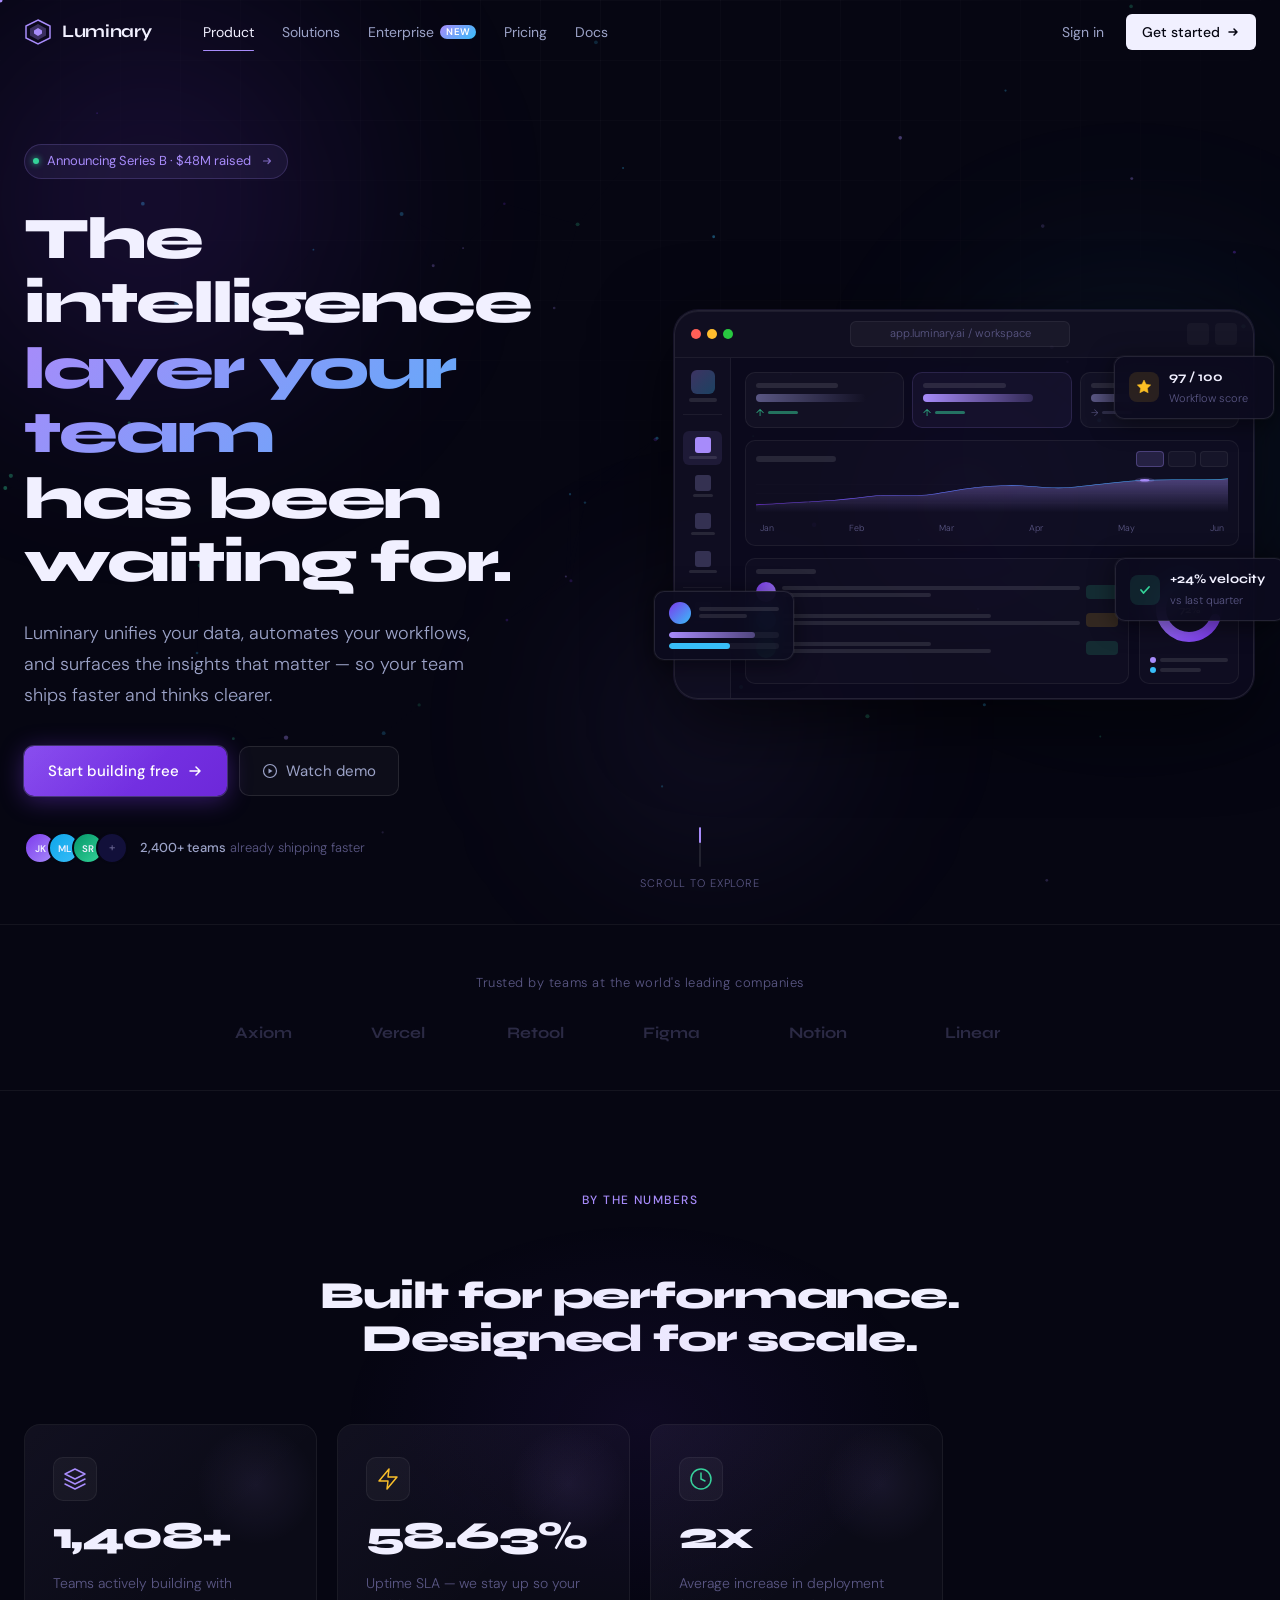
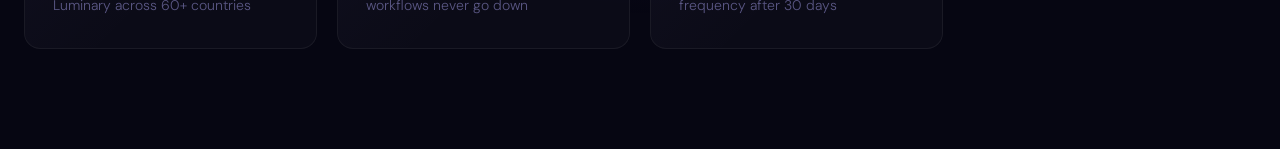
<file: task-01-Responsive landing page/index.html>
<!DOCTYPE html>
<html lang="en">
<head>
  <meta charset="UTF-8" />
  <meta name="viewport" content="width=device-width, initial-scale=1.0" />
  <title>Luminary — The Intelligence Layer for Modern Teams</title>
  <link rel="stylesheet" href="style.css" />
  <link rel="preconnect" href="https://fonts.googleapis.com" />
  <link rel="preconnect" href="https://fonts.gstatic.com" crossorigin />
  <link href="https://fonts.googleapis.com/css2?family=Syne:wght@400;500;600;700;800&family=DM+Sans:ital,opsz,wght@0,9..40,300;0,9..40,400;0,9..40,500;1,9..40,300&display=swap" rel="stylesheet" />
</head>
<body>

  <!-- ===================== CURSOR ===================== -->
  <div class="cursor" id="cursor"></div>
  <div class="cursor-dot" id="cursorDot"></div>

  <!-- ===================== CANVAS PARTICLES ===================== -->
  <canvas id="particleCanvas"></canvas>

  <!-- ===================== NAVBAR ===================== -->
  <nav class="navbar" id="navbar" role="navigation" aria-label="Main navigation">
    <div class="nav-container">
      <!-- Logo -->
      <a href="#" class="nav-logo" aria-label="Luminary home">
        <span class="logo-mark">
          <svg width="28" height="28" viewBox="0 0 28 28" fill="none">
            <path d="M14 2L26 8V20L14 26L2 20V8L14 2Z" stroke="url(#logoGrad)" stroke-width="1.5" fill="none"/>
            <path d="M14 6L22 10.5V17.5L14 22L6 17.5V10.5L14 6Z" fill="url(#logoGrad)" opacity="0.3"/>
            <path d="M14 10L18 12.5V15.5L14 18L10 15.5V12.5L14 10Z" fill="url(#logoGrad)"/>
            <defs>
              <linearGradient id="logoGrad" x1="2" y1="2" x2="26" y2="26">
                <stop offset="0%" stop-color="#a78bfa"/>
                <stop offset="100%" stop-color="#38bdf8"/>
              </linearGradient>
            </defs>
          </svg>
        </span>
        <span class="logo-text">Luminary</span>
      </a>

      <!-- Desktop Nav Links -->
      <ul class="nav-links" role="list">
        <li><a href="#hero" class="nav-link active">Product</a></li>
        <li><a href="#stats" class="nav-link">Solutions</a></li>
        <li>
          <a href="#" class="nav-link has-badge">Enterprise
            <span class="nav-badge">New</span>
          </a>
        </li>
        <li><a href="#" class="nav-link">Pricing</a></li>
        <li><a href="#" class="nav-link">Docs</a></li>
      </ul>

      <!-- Desktop CTA -->
      <div class="nav-cta">
        <a href="#" class="btn-ghost">Sign in</a>
        <a href="#" class="btn-nav-primary">
          <span>Get started</span>
          <svg width="14" height="14" viewBox="0 0 14 14" fill="none">
            <path d="M3 7H11M8 4L11 7L8 10" stroke="currentColor" stroke-width="1.5" stroke-linecap="round" stroke-linejoin="round"/>
          </svg>
        </a>
      </div>

      <!-- Mobile Hamburger -->
      <button class="hamburger" id="hamburger" aria-label="Toggle menu" aria-expanded="false">
        <span></span><span></span><span></span>
      </button>
    </div>

    <!-- Mobile Menu -->
    <div class="mobile-menu" id="mobileMenu" aria-hidden="true">
      <ul class="mobile-links" role="list">
        <li><a href="#hero" class="mobile-link">Product</a></li>
        <li><a href="#stats" class="mobile-link">Solutions</a></li>
        <li><a href="#" class="mobile-link">Enterprise</a></li>
        <li><a href="#" class="mobile-link">Pricing</a></li>
        <li><a href="#" class="mobile-link">Docs</a></li>
      </ul>
      <div class="mobile-cta">
        <a href="#" class="btn-ghost full-w">Sign in</a>
        <a href="#" class="btn-primary full-w">Get started free</a>
      </div>
    </div>
  </nav>

  <!-- ===================== HERO SECTION ===================== -->
  <section class="hero" id="hero" aria-labelledby="heroHeadline">

    <!-- Ambient blobs -->
    <div class="blob blob-1" aria-hidden="true"></div>
    <div class="blob blob-2" aria-hidden="true"></div>
    <div class="blob blob-3" aria-hidden="true"></div>

    <!-- Grid overlay -->
    <div class="grid-overlay" aria-hidden="true"></div>

    <div class="hero-container">
      <!-- Left: Copy -->
      <div class="hero-copy">

        <!-- Announcement pill -->
        <div class="pill animate-fade-up" style="--delay: 0.1s">
          <span class="pill-dot"></span>
          <span>Announcing Series B · $48M raised</span>
          <svg class="pill-arrow" width="12" height="12" viewBox="0 0 12 12" fill="none">
            <path d="M2.5 6H9.5M7 3.5L9.5 6L7 8.5" stroke="currentColor" stroke-width="1.2" stroke-linecap="round" stroke-linejoin="round"/>
          </svg>
        </div>

        <!-- Headline -->
        <h1 class="hero-headline animate-fade-up" id="heroHeadline" style="--delay: 0.2s">
          <span class="headline-line">The intelligence</span>
          <span class="headline-line gradient-text">layer your team</span>
          <span class="headline-line">has been waiting for.</span>
        </h1>

        <!-- Subheading -->
        <p class="hero-sub animate-fade-up" style="--delay: 0.35s">
          Luminary unifies your data, automates your workflows, and surfaces the insights
          that matter — so your team ships faster and thinks clearer.
        </p>

        <!-- CTA Row -->
        <div class="hero-cta-row animate-fade-up" style="--delay: 0.5s">
          <a href="#" class="btn-primary">
            <span>Start building free</span>
            <svg width="16" height="16" viewBox="0 0 16 16" fill="none">
              <path d="M3 8H13M9 4L13 8L9 12" stroke="currentColor" stroke-width="1.5" stroke-linecap="round" stroke-linejoin="round"/>
            </svg>
          </a>
          <a href="#" class="btn-secondary">
            <svg width="16" height="16" viewBox="0 0 16 16" fill="none">
              <circle cx="8" cy="8" r="6.5" stroke="currentColor" stroke-width="1.2"/>
              <path d="M6.5 5.5L10.5 8L6.5 10.5V5.5Z" fill="currentColor"/>
            </svg>
            <span>Watch demo</span>
          </a>
        </div>

        <!-- Social proof avatars -->
        <div class="social-proof animate-fade-up" style="--delay: 0.65s">
          <div class="avatars">
            <div class="avatar av1">JK</div>
            <div class="avatar av2">ML</div>
            <div class="avatar av3">SR</div>
            <div class="avatar av4">+</div>
          </div>
          <div class="proof-text">
            <span class="proof-strong">2,400+ teams</span> already shipping faster
          </div>
        </div>
      </div>

      <!-- Right: Dashboard Mockup -->
      <div class="hero-visual animate-fade-left" style="--delay: 0.3s" aria-label="Product dashboard preview">

        <!-- Glow ring behind mockup -->
        <div class="visual-glow" aria-hidden="true"></div>

        <!-- Main dashboard card -->
        <div class="dashboard">

          <!-- Dashboard top bar -->
          <div class="dash-topbar">
            <div class="dash-dots">
              <span class="dot red"></span>
              <span class="dot yellow"></span>
              <span class="dot green"></span>
            </div>
            <div class="dash-url">app.luminary.ai / workspace</div>
            <div class="dash-actions">
              <div class="dash-icon-btn"></div>
              <div class="dash-icon-btn"></div>
            </div>
          </div>

          <!-- Dashboard sidebar -->
          <div class="dash-body">
            <aside class="dash-sidebar">
              <div class="sidebar-logo">
                <div class="s-logo-icon"></div>
                <div class="s-logo-text"></div>
              </div>
              <nav class="sidebar-nav">
                <div class="s-nav-item active">
                  <div class="s-icon"></div>
                  <div class="s-label"></div>
                </div>
                <div class="s-nav-item">
                  <div class="s-icon"></div>
                  <div class="s-label short"></div>
                </div>
                <div class="s-nav-item">
                  <div class="s-icon"></div>
                  <div class="s-label medium"></div>
                </div>
                <div class="s-nav-item">
                  <div class="s-icon"></div>
                  <div class="s-label"></div>
                </div>
                <div class="s-divider"></div>
                <div class="s-nav-item">
                  <div class="s-icon"></div>
                  <div class="s-label short"></div>
                </div>
              </nav>
            </aside>

            <!-- Dashboard main content -->
            <main class="dash-main">
              <!-- Stat cards row -->
              <div class="dash-stats-row">
                <div class="dash-stat-card">
                  <div class="stat-label-bar"></div>
                  <div class="stat-value-bar large"></div>
                  <div class="stat-delta positive">
                    <span class="delta-arrow">↑</span>
                    <div class="delta-bar"></div>
                  </div>
                </div>
                <div class="dash-stat-card accent">
                  <div class="stat-label-bar"></div>
                  <div class="stat-value-bar large accent-text"></div>
                  <div class="stat-delta positive">
                    <span class="delta-arrow">↑</span>
                    <div class="delta-bar"></div>
                  </div>
                </div>
                <div class="dash-stat-card">
                  <div class="stat-label-bar short"></div>
                  <div class="stat-value-bar medium"></div>
                  <div class="stat-delta neutral">
                    <span class="delta-arrow">→</span>
                    <div class="delta-bar"></div>
                  </div>
                </div>
              </div>

              <!-- Chart area -->
              <div class="dash-chart-area">
                <div class="chart-header">
                  <div class="chart-title-bar"></div>
                  <div class="chart-tabs">
                    <div class="chart-tab active"></div>
                    <div class="chart-tab"></div>
                    <div class="chart-tab"></div>
                  </div>
                </div>
                <!-- SVG Chart -->
                <svg class="chart-svg" viewBox="0 0 340 100" preserveAspectRatio="none">
                  <defs>
                    <linearGradient id="chartGrad" x1="0" y1="0" x2="0" y2="1">
                      <stop offset="0%" stop-color="#a78bfa" stop-opacity="0.4"/>
                      <stop offset="100%" stop-color="#a78bfa" stop-opacity="0"/>
                    </linearGradient>
                  </defs>
                  <path d="M0,80 C40,72 60,68 80,58 C100,48 110,62 130,50 C150,38 160,30 180,28 C200,26 210,40 230,32 C250,24 260,18 280,14 C300,10 320,16 340,10 L340,100 L0,100 Z" fill="url(#chartGrad)"/>
                  <path d="M0,80 C40,72 60,68 80,58 C100,48 110,62 130,50 C150,38 160,30 180,28 C200,26 210,40 230,32 C250,24 260,18 280,14 C300,10 320,16 340,10" fill="none" stroke="url(#lineGrad)" stroke-width="1.5"/>
                  <defs>
                    <linearGradient id="lineGrad" x1="0" y1="0" x2="1" y2="0">
                      <stop offset="0%" stop-color="#7c3aed"/>
                      <stop offset="100%" stop-color="#38bdf8"/>
                    </linearGradient>
                  </defs>
                  <!-- Grid lines -->
                  <line x1="0" y1="25" x2="340" y2="25" stroke="#ffffff08" stroke-width="1"/>
                  <line x1="0" y1="50" x2="340" y2="50" stroke="#ffffff08" stroke-width="1"/>
                  <line x1="0" y1="75" x2="340" y2="75" stroke="#ffffff08" stroke-width="1"/>
                  <!-- Highlight dot -->
                  <circle cx="280" cy="14" r="3.5" fill="#a78bfa"/>
                  <circle cx="280" cy="14" r="7" fill="#a78bfa" opacity="0.2"/>
                </svg>
                <!-- X axis labels -->
                <div class="chart-x-labels">
                  <span>Jan</span><span>Feb</span><span>Mar</span><span>Apr</span><span>May</span><span>Jun</span>
                </div>
              </div>

              <!-- Bottom row: activity feed + mini pie -->
              <div class="dash-bottom-row">
                <div class="dash-activity">
                  <div class="activity-header-bar"></div>
                  <div class="activity-item">
                    <div class="activity-avatar a1"></div>
                    <div class="activity-lines">
                      <div class="act-line"></div>
                      <div class="act-line short"></div>
                    </div>
                    <div class="activity-tag success"></div>
                  </div>
                  <div class="activity-item">
                    <div class="activity-avatar a2"></div>
                    <div class="activity-lines">
                      <div class="act-line medium"></div>
                      <div class="act-line"></div>
                    </div>
                    <div class="activity-tag pending"></div>
                  </div>
                  <div class="activity-item">
                    <div class="activity-avatar a3"></div>
                    <div class="activity-lines">
                      <div class="act-line short"></div>
                      <div class="act-line medium"></div>
                    </div>
                    <div class="activity-tag success"></div>
                  </div>
                </div>

                <!-- Donut chart -->
                <div class="dash-donut">
                  <svg viewBox="0 0 80 80" width="80" height="80">
                    <circle cx="40" cy="40" r="28" fill="none" stroke="#1e1b4b" stroke-width="10"/>
                    <circle cx="40" cy="40" r="28" fill="none" stroke="url(#donutGrad)" stroke-width="10" stroke-dasharray="88 88" stroke-dashoffset="-10" stroke-linecap="round"/>
                    <circle cx="40" cy="40" r="28" fill="none" stroke="#38bdf8" stroke-width="10" stroke-dasharray="35 141" stroke-dashoffset="-98" stroke-linecap="round" opacity="0.6"/>
                    <defs>
                      <linearGradient id="donutGrad" x1="0" y1="0" x2="1" y2="1">
                        <stop offset="0%" stop-color="#a78bfa"/>
                        <stop offset="100%" stop-color="#7c3aed"/>
                      </linearGradient>
                    </defs>
                    <text x="40" y="44" text-anchor="middle" fill="#fff" font-size="10" font-family="Syne" font-weight="700">72%</text>
                  </svg>
                  <div class="donut-legend">
                    <div class="legend-row"><span class="legend-dot purple"></span><div class="legend-bar"></div></div>
                    <div class="legend-row"><span class="legend-dot blue"></span><div class="legend-bar short"></div></div>
                  </div>
                </div>
              </div>

            </main>
          </div>
        </div>

        <!-- Floating cards -->
        <div class="float-card float-card-1 animate-float">
          <div class="fc-icon">
            <svg width="16" height="16" viewBox="0 0 16 16" fill="none">
              <path d="M8 1L10.06 5.26L14.73 5.93L11.36 9.2L12.13 13.86L8 11.67L3.87 13.86L4.64 9.2L1.27 5.93L5.94 5.26L8 1Z" fill="#fbbf24" stroke="#fbbf24" stroke-width="0.5" stroke-linejoin="round"/>
            </svg>
          </div>
          <div class="fc-text">
            <span class="fc-title">97 / 100</span>
            <span class="fc-sub">Workflow score</span>
          </div>
        </div>

        <div class="float-card float-card-2 animate-float-slow">
          <div class="fc-icon green">
            <svg width="16" height="16" viewBox="0 0 16 16" fill="none">
              <path d="M4 8L6.5 11L12 5" stroke="#34d399" stroke-width="1.8" stroke-linecap="round" stroke-linejoin="round"/>
            </svg>
          </div>
          <div class="fc-text">
            <span class="fc-title">+24% velocity</span>
            <span class="fc-sub">vs last quarter</span>
          </div>
        </div>

        <div class="float-card float-card-3 animate-float-medium">
          <div class="fc-content-row">
            <div class="fc-mini-avatar"></div>
            <div class="fc-mini-lines">
              <div class="fc-mini-line"></div>
              <div class="fc-mini-line short"></div>
            </div>
          </div>
          <div class="fc-bar-group">
            <div class="fc-bar-row">
              <div class="fc-bar-fill" style="width: 78%"></div>
            </div>
            <div class="fc-bar-row">
              <div class="fc-bar-fill" style="width: 55%; background: #38bdf8"></div>
            </div>
          </div>
        </div>

      </div>
    </div>

    <!-- Scroll indicator -->
    <div class="scroll-indicator animate-fade-up" style="--delay: 1s" aria-hidden="true">
      <div class="scroll-track">
        <div class="scroll-thumb"></div>
      </div>
      <span>Scroll to explore</span>
    </div>
  </section>

  <!-- ===================== TRUST BADGES ===================== -->
  <section class="trust-section" aria-label="Trusted by">
    <div class="trust-container">
      <p class="trust-label animate-fade-up">Trusted by teams at the world's leading companies</p>
      <div class="trust-logos animate-fade-up" style="--delay: 0.1s">
        <!-- Logo 1: Linear-style -->
        <div class="trust-logo">
          <svg height="20" viewBox="0 0 80 20" fill="none" xmlns="http://www.w3.org/2000/svg">
            <text x="0" y="16" font-family="Syne" font-weight="700" font-size="16" fill="currentColor">Axiom</text>
          </svg>
        </div>
        <div class="trust-logo">
          <svg height="20" viewBox="0 0 80 20" fill="none">
            <text x="0" y="16" font-family="Syne" font-weight="700" font-size="16" fill="currentColor">Vercel</text>
          </svg>
        </div>
        <div class="trust-logo">
          <svg height="20" viewBox="0 0 80 20" fill="none">
            <text x="0" y="16" font-family="Syne" font-weight="700" font-size="16" fill="currentColor">Retool</text>
          </svg>
        </div>
        <div class="trust-logo">
          <svg height="20" viewBox="0 0 90 20" fill="none">
            <text x="0" y="16" font-family="Syne" font-weight="700" font-size="16" fill="currentColor">Figma</text>
          </svg>
        </div>
        <div class="trust-logo">
          <svg height="20" viewBox="0 0 100 20" fill="none">
            <text x="0" y="16" font-family="Syne" font-weight="700" font-size="16" fill="currentColor">Notion</text>
          </svg>
        </div>
        <div class="trust-logo">
          <svg height="20" viewBox="0 0 100 20" fill="none">
            <text x="0" y="16" font-family="Syne" font-weight="700" font-size="16" fill="currentColor">Linear</text>
          </svg>
        </div>
      </div>
    </div>
  </section>

  <!-- ===================== STATS SECTION ===================== -->
  <section class="stats-section" id="stats" aria-labelledby="statsHeading">
    <div class="stats-container">
      <!-- Section label -->
      <div class="section-label animate-fade-up">By the numbers</div>
      <h2 class="stats-heading animate-fade-up" id="statsHeading" style="--delay: 0.1s">
        Built for performance.<br/>Designed for scale.
      </h2>

      <!-- Stats grid -->
      <div class="stats-grid">
        <div class="stat-card animate-fade-up" style="--delay: 0.1s">
          <div class="stat-glow"></div>
          <div class="stat-icon">
            <svg width="24" height="24" viewBox="0 0 24 24" fill="none">
              <path d="M12 2L2 7L12 12L22 7L12 2Z" stroke="url(#si1)" stroke-width="1.5" stroke-linejoin="round"/>
              <path d="M2 17L12 22L22 17" stroke="url(#si1)" stroke-width="1.5" stroke-linecap="round" stroke-linejoin="round"/>
              <path d="M2 12L12 17L22 12" stroke="url(#si1)" stroke-width="1.5" stroke-linecap="round" stroke-linejoin="round"/>
              <defs><linearGradient id="si1" x1="2" y1="2" x2="22" y2="22"><stop stop-color="#a78bfa"/><stop offset="1" stop-color="#38bdf8"/></linearGradient></defs>
            </svg>
          </div>
          <div class="stat-number" data-target="2400" data-suffix="+" data-prefix="">2,400+</div>
          <div class="stat-desc">Teams actively building with Luminary across 60+ countries</div>
        </div>

        <div class="stat-card animate-fade-up" style="--delay: 0.2s">
          <div class="stat-glow"></div>
          <div class="stat-icon">
            <svg width="24" height="24" viewBox="0 0 24 24" fill="none">
              <path d="M13 2L3 14H12L11 22L21 10H12L13 2Z" stroke="url(#si2)" stroke-width="1.5" stroke-linecap="round" stroke-linejoin="round"/>
              <defs><linearGradient id="si2" x1="3" y1="2" x2="21" y2="22"><stop stop-color="#fbbf24"/><stop offset="1" stop-color="#f97316"/></linearGradient></defs>
            </svg>
          </div>
          <div class="stat-number" data-target="99.97" data-suffix="%" data-prefix="">99.97%</div>
          <div class="stat-desc">Uptime SLA — we stay up so your workflows never go down</div>
        </div>

        <div class="stat-card animate-fade-up" style="--delay: 0.3s">
          <div class="stat-glow"></div>
          <div class="stat-icon">
            <svg width="24" height="24" viewBox="0 0 24 24" fill="none">
              <circle cx="12" cy="12" r="10" stroke="url(#si3)" stroke-width="1.5"/>
              <path d="M12 6V12L16 14" stroke="url(#si3)" stroke-width="1.5" stroke-linecap="round"/>
              <defs><linearGradient id="si3" x1="2" y1="2" x2="22" y2="22"><stop stop-color="#34d399"/><stop offset="1" stop-color="#06b6d4"/></linearGradient></defs>
            </svg>
          </div>
          <div class="stat-number" data-target="4" data-suffix="x" data-prefix="">4x</div>
          <div class="stat-desc">Average increase in deployment frequency after 30 days</div>
        </div>

        <div class="stat-card animate-fade-up" style="--delay: 0.4s">
          <div class="stat-glow"></div>
          <div class="stat-icon">
            <svg width="24" height="24" viewBox="0 0 24 24" fill="none">
              <path d="M17 21V19C17 16.79 15.21 15 13 15H5C2.79 15 1 16.79 1 19V21" stroke="url(#si4)" stroke-width="1.5" stroke-linecap="round"/>
              <circle cx="9" cy="7" r="4" stroke="url(#si4)" stroke-width="1.5"/>
              <path d="M23 21V19C23 17.13 21.74 15.56 20 15.13" stroke="url(#si4)" stroke-width="1.5" stroke-linecap="round"/>
              <path d="M16 3.13C17.74 3.56 19 5.13 19 7C19 8.87 17.74 10.44 16 10.87" stroke="url(#si4)" stroke-width="1.5" stroke-linecap="round"/>
              <defs><linearGradient id="si4" x1="1" y1="3" x2="23" y2="21"><stop stop-color="#f472b6"/><stop offset="1" stop-color="#a78bfa"/></linearGradient></defs>
            </svg>
          </div>
          <div class="stat-number" data-target="12" data-suffix="k+" data-prefix="">12k+</div>
          <div class="stat-desc">Developers in our community shipping with Luminary daily</div>
        </div>
      </div>
    </div>
  </section>

  <script src="script.js"></script>
</body>
</html>
</file>
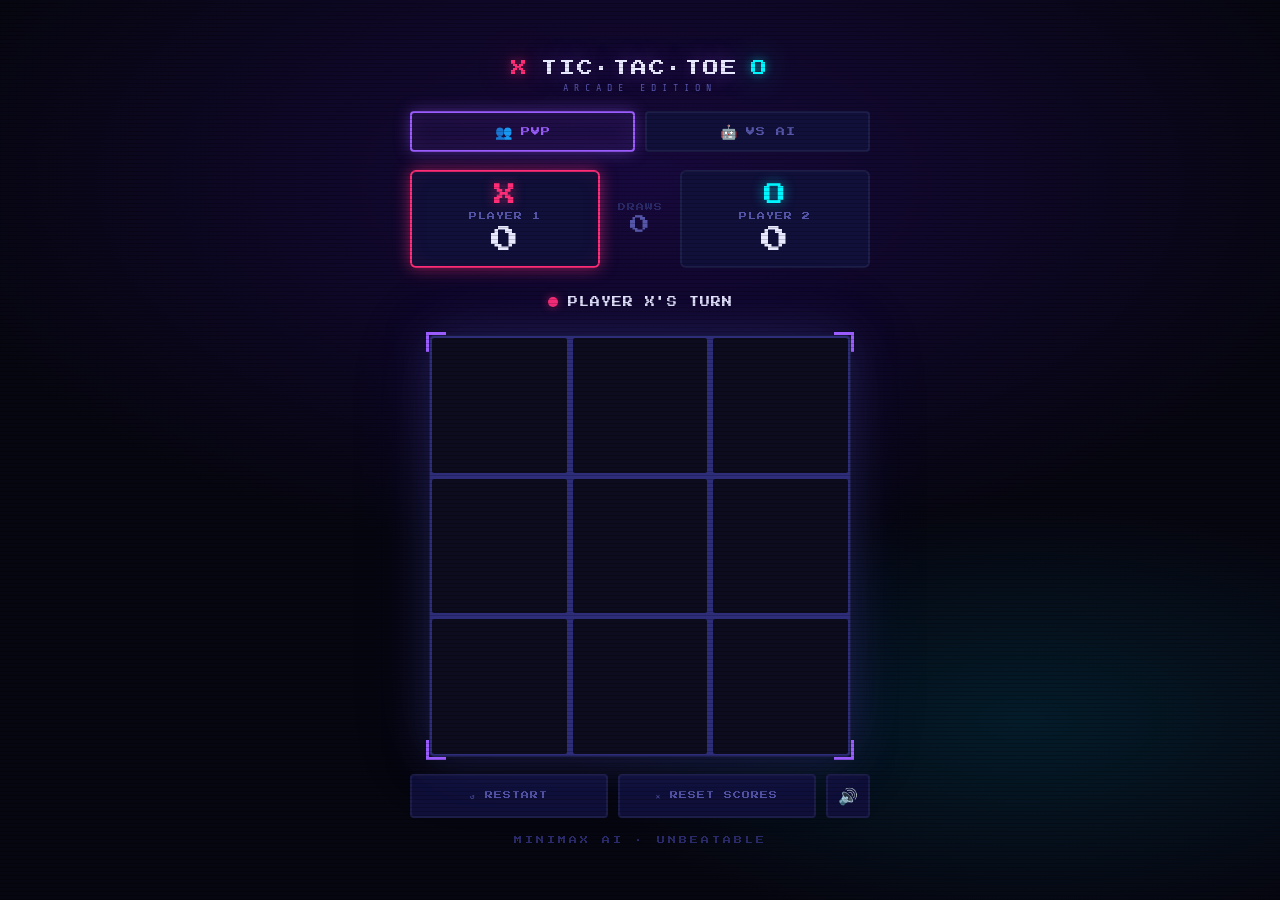
<file: task-02-tic-tac-toe web application/index.html>
<!DOCTYPE html>
<html lang="en">
<head>
  <meta charset="UTF-8" />
  <meta name="viewport" content="width=device-width, initial-scale=1.0" />
  <title>TIC · TAC · TOE</title>
  <link rel="stylesheet" href="style.css" />
  <!-- Google Fonts: Press Start 2P (retro pixel) + Share Tech Mono (techy mono) -->
  <link rel="preconnect" href="https://fonts.googleapis.com" />
  <link href="https://fonts.googleapis.com/css2?family=Press+Start+2P&family=Share+Tech+Mono&display=swap" rel="stylesheet" />
</head>
<body>

  <!-- ═══════════════════════════════════════════
       SCANLINE OVERLAY — pure CSS retro CRT effect
  ════════════════════════════════════════════ -->
  <div class="scanlines" aria-hidden="true"></div>

  <!-- ═══════════════════════════════════════════
       MAIN WRAPPER
  ════════════════════════════════════════════ -->
  <div class="app">

    <!-- ── HEADER ───────────────────────────── -->
    <header class="header">
      <div class="logo">
        <span class="logo-x">X</span>
        <span class="logo-title">TIC·TAC·TOE</span>
        <span class="logo-o">O</span>
      </div>
      <p class="logo-sub">ARCADE EDITION</p>
    </header>

    <!-- ── MODE SELECTOR ────────────────────── -->
    <div class="mode-selector" id="modeSelector">
      <button class="mode-btn active" id="btnPvP" data-mode="pvp">
        <span class="mode-icon">👥</span>
        <span>PVP</span>
      </button>
      <button class="mode-btn" id="btnAI" data-mode="ai">
        <span class="mode-icon">🤖</span>
        <span>VS AI</span>
      </button>
    </div>

    <!-- ── SCORE BOARD ───────────────────────── -->
    <div class="scoreboard">
      <div class="score-card" id="scoreX">
        <div class="score-symbol x-symbol">X</div>
        <div class="score-label" id="labelX">PLAYER 1</div>
        <div class="score-value" id="scoreXVal">0</div>
      </div>
      <div class="score-divider">
        <div class="score-draw-label">DRAWS</div>
        <div class="score-draw-val" id="scoreDrawVal">0</div>
      </div>
      <div class="score-card" id="scoreO">
        <div class="score-symbol o-symbol">O</div>
        <div class="score-label" id="labelO">PLAYER 2</div>
        <div class="score-value" id="scoreOVal">0</div>
      </div>
    </div>

    <!-- ── STATUS BAR ────────────────────────── -->
    <div class="status-bar">
      <div class="status-indicator" id="statusIndicator"></div>
      <p class="status-text" id="statusText">PLAYER X'S TURN</p>
    </div>

    <!-- ── GAME BOARD ────────────────────────── -->
    <div class="board-wrapper">
      <!-- Decorative corner brackets -->
      <div class="corner tl"></div>
      <div class="corner tr"></div>
      <div class="corner bl"></div>
      <div class="corner br"></div>

      <div class="board" id="board" role="grid" aria-label="Tic Tac Toe board">
        <!-- 9 cells generated by JS, but we pre-define them for semantics -->
        <button class="cell" data-index="0" aria-label="Cell 1" role="gridcell"></button>
        <button class="cell" data-index="1" aria-label="Cell 2" role="gridcell"></button>
        <button class="cell" data-index="2" aria-label="Cell 3" role="gridcell"></button>
        <button class="cell" data-index="3" aria-label="Cell 4" role="gridcell"></button>
        <button class="cell" data-index="4" aria-label="Cell 5" role="gridcell"></button>
        <button class="cell" data-index="5" aria-label="Cell 6" role="gridcell"></button>
        <button class="cell" data-index="6" aria-label="Cell 7" role="gridcell"></button>
        <button class="cell" data-index="7" aria-label="Cell 8" role="gridcell"></button>
        <button class="cell" data-index="8" aria-label="Cell 9" role="gridcell"></button>
      </div>

      <!-- Win-line overlay drawn by JS -->
      <canvas class="win-line-canvas" id="winLineCanvas"></canvas>
    </div>

    <!-- ── CONTROLS ──────────────────────────── -->
    <div class="controls">
      <button class="ctrl-btn" id="btnRestart" title="Restart round">
        ↺ RESTART
      </button>
      <button class="ctrl-btn ctrl-btn--secondary" id="btnReset" title="Reset scores">
        ✕ RESET SCORES
      </button>
      <button class="ctrl-btn ctrl-btn--mute" id="btnMute" title="Toggle sound">
        🔊
      </button>
    </div>

    <!-- ── FOOTER ────────────────────────────── -->
    <footer class="footer">
      <p>MINIMAX AI · UNBEATABLE</p>
    </footer>

  </div><!-- /.app -->

  <!-- ═══════════════════════════════════════════
       RESULT OVERLAY (shown on game end)
  ════════════════════════════════════════════ -->
  <div class="overlay" id="overlay" aria-live="assertive" aria-hidden="true">
    <div class="overlay-content">
      <div class="overlay-symbol" id="overlaySymbol"></div>
      <h2 class="overlay-title" id="overlayTitle"></h2>
      <p class="overlay-sub" id="overlaySub"></p>
      <button class="overlay-btn" id="overlayBtn">PLAY AGAIN</button>
    </div>
  </div>

  <script src="game.js"></script>
</body>
</html>
</file>
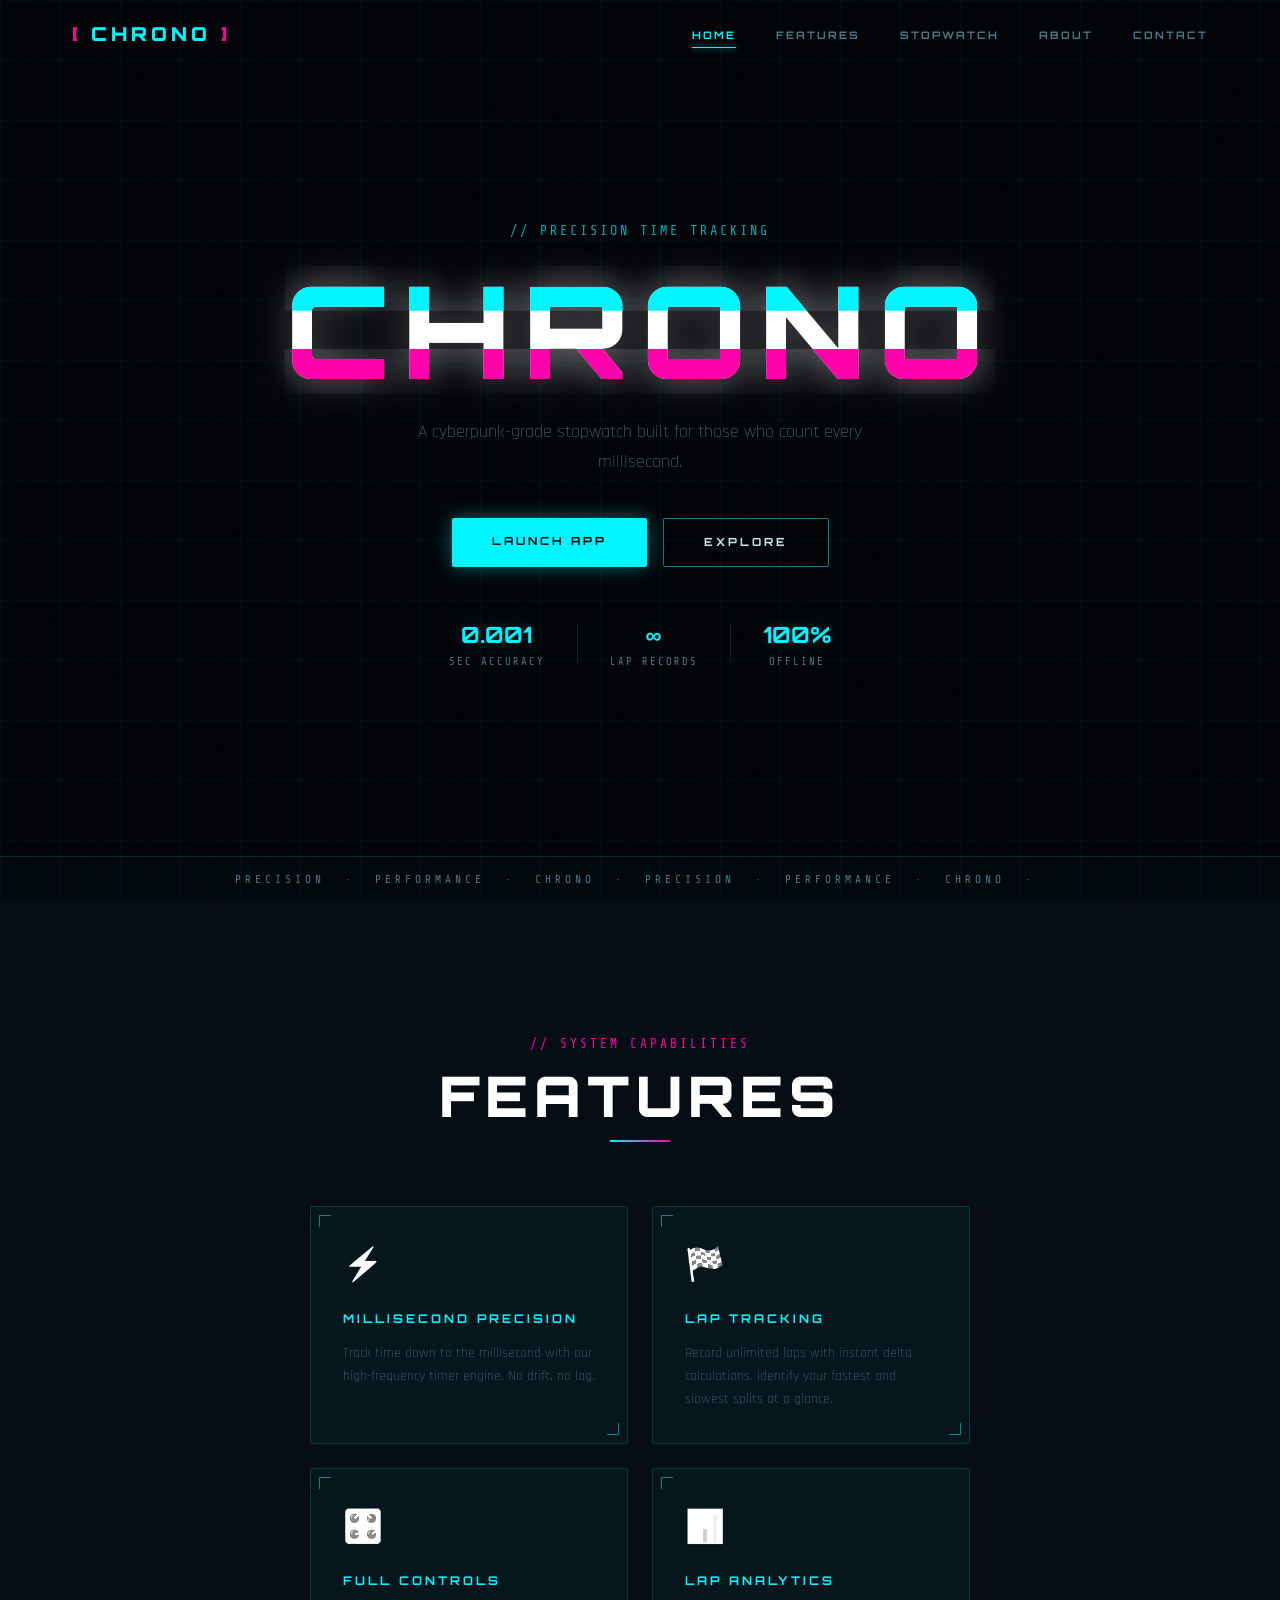
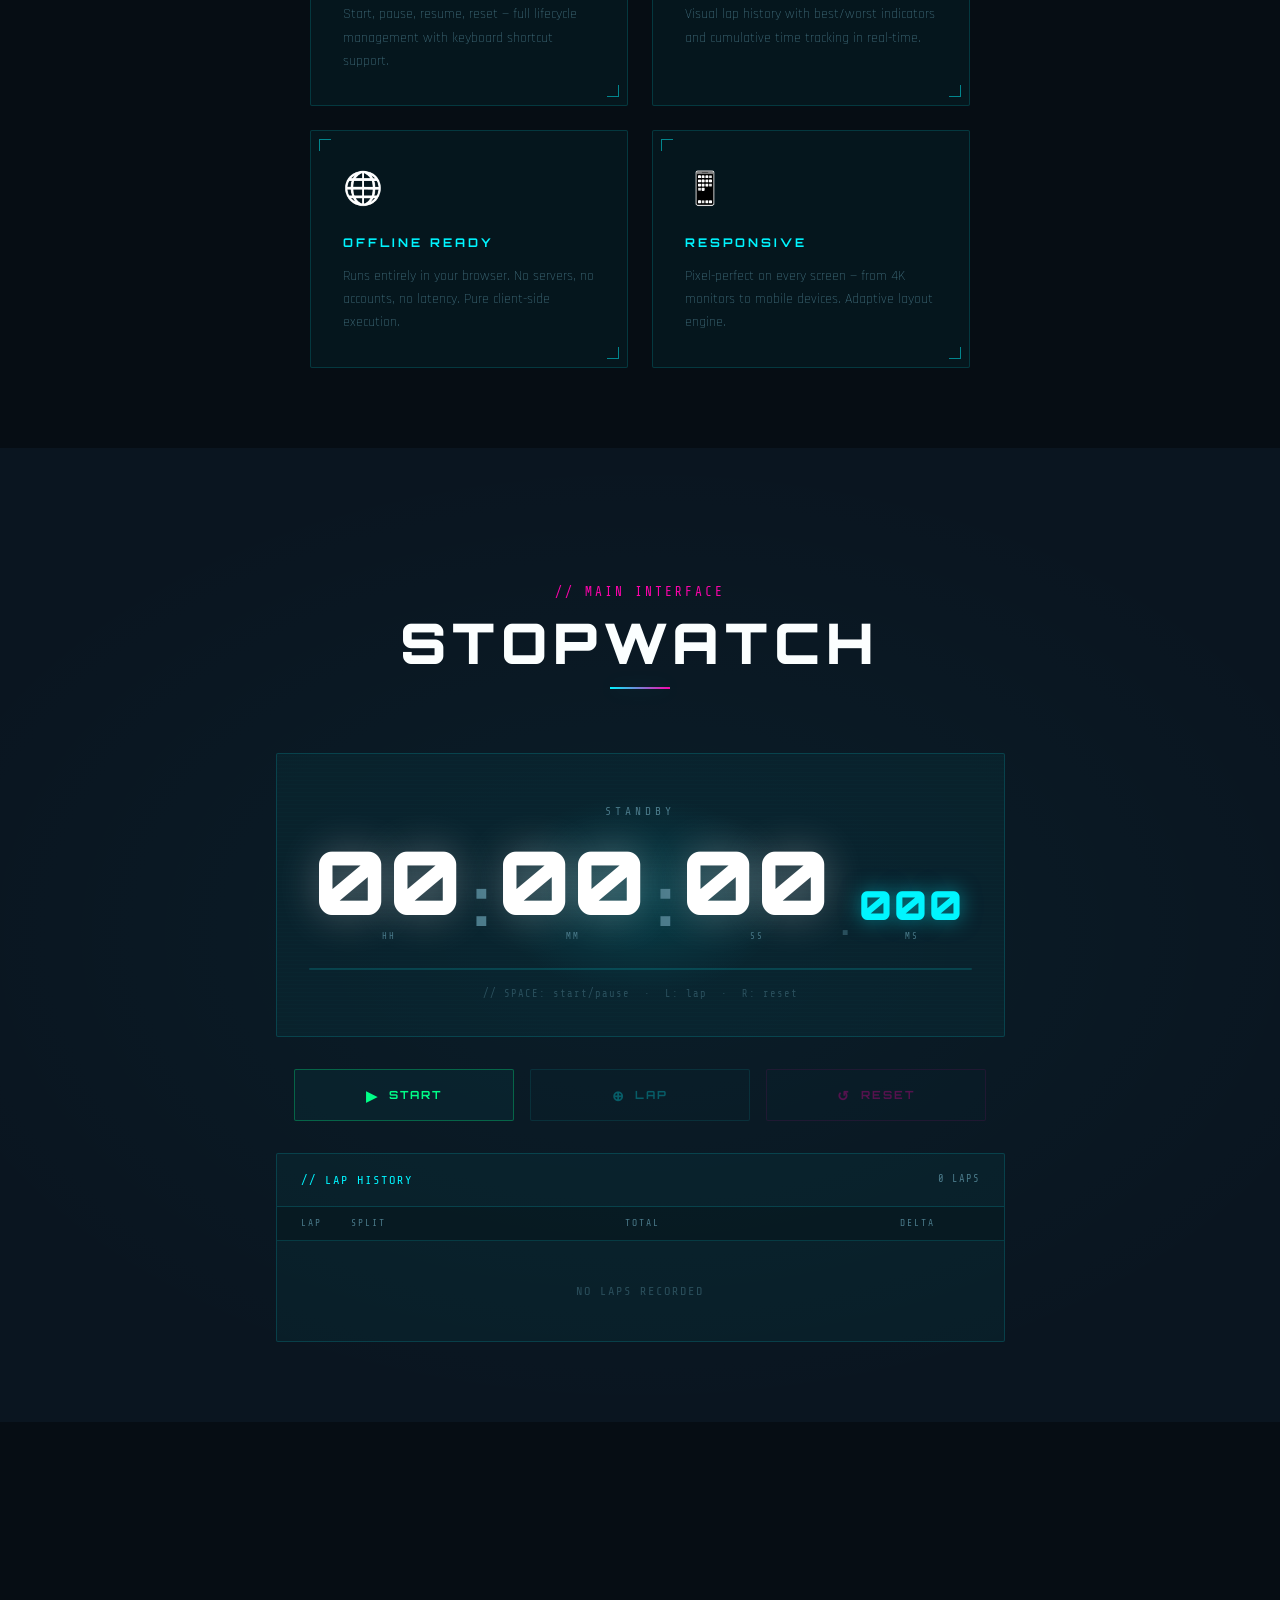
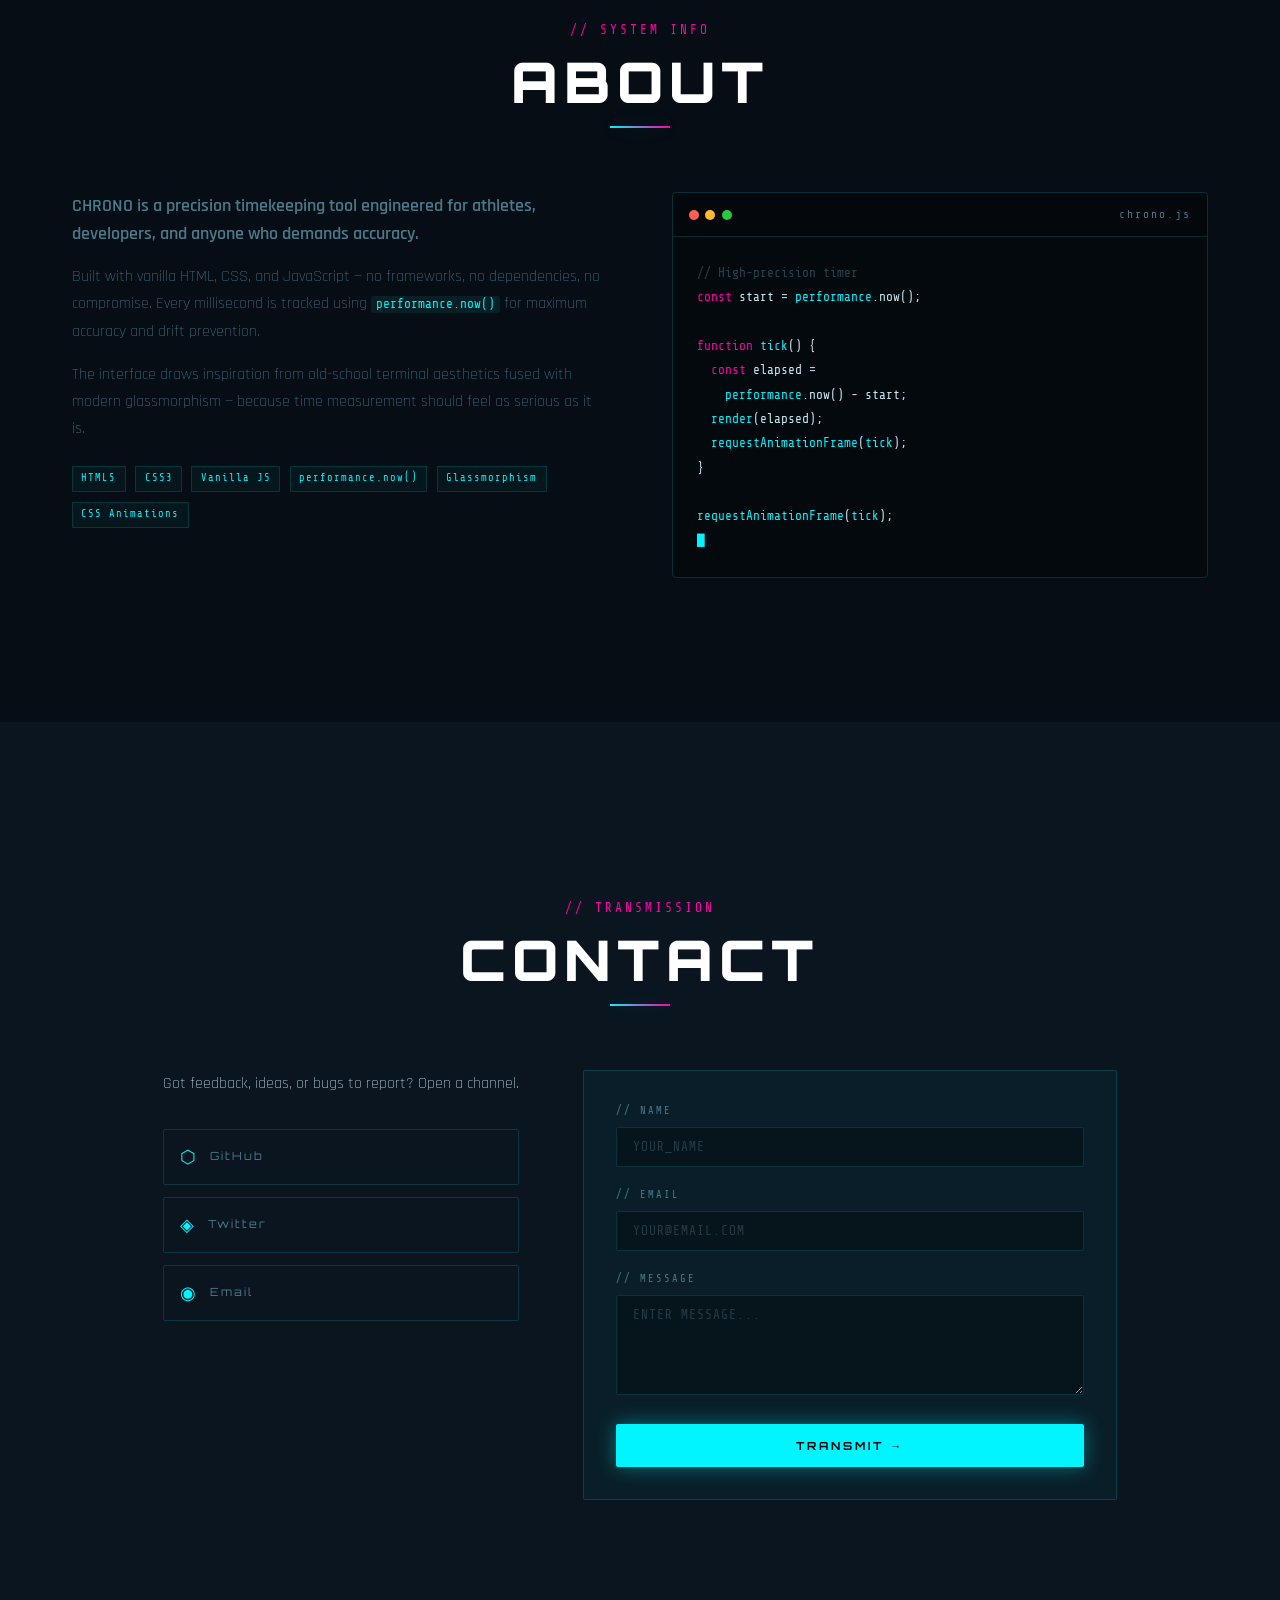
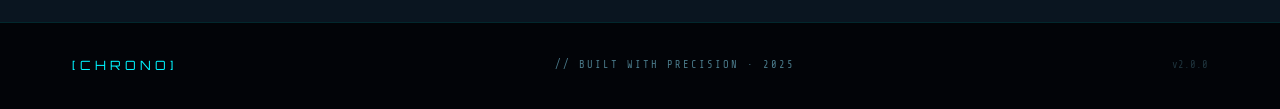
<file: task-03-stopwatch web application/index.html>
<!DOCTYPE html>
<html lang="en">
<head>
  <meta charset="UTF-8" />
  <meta name="viewport" content="width=device-width, initial-scale=1.0" />
  <title>CHRONO — Advanced Stopwatch</title>
  <link rel="stylesheet" href="style.css" />
  <link rel="preconnect" href="https://fonts.googleapis.com" />
  <link href="https://fonts.googleapis.com/css2?family=Share+Tech+Mono&family=Orbitron:wght@400;700;900&family=Rajdhani:wght@300;400;600&display=swap" rel="stylesheet" />
</head>
<body>

  <!-- ═══════════════════ SCROLL PROGRESS ═══════════════════ -->
  <div class="scroll-progress" id="scrollProgress"></div>

  <!-- ═══════════════════ NAVBAR ═══════════════════ -->
  <nav class="navbar" id="navbar">
    <div class="nav-container">
      <a href="#home" class="nav-logo">
        <span class="logo-bracket">[</span>
        CHRONO
        <span class="logo-bracket">]</span>
      </a>

      <ul class="nav-links" id="navLinks">
        <li><a href="#home"      class="nav-link" data-section="home">HOME</a></li>
        <li><a href="#features"  class="nav-link" data-section="features">FEATURES</a></li>
        <li><a href="#stopwatch" class="nav-link" data-section="stopwatch">STOPWATCH</a></li>
        <li><a href="#about"     class="nav-link" data-section="about">ABOUT</a></li>
        <li><a href="#contact"   class="nav-link" data-section="contact">CONTACT</a></li>
      </ul>

      <button class="hamburger" id="hamburger" aria-label="Toggle menu">
        <span></span><span></span><span></span>
      </button>
    </div>
  </nav>

  <!-- ═══════════════════ HERO / HOME ═══════════════════ -->
  <section class="section" id="home">
    <div class="hero-bg">
      <div class="grid-overlay"></div>
      <div class="scan-lines"></div>
    </div>
    <div class="hero-content">
      <p class="hero-eyebrow">// PRECISION TIME TRACKING</p>
      <h1 class="hero-title">
        <span class="glitch" data-text="CHRONO">CHRONO</span>
      </h1>
      <p class="hero-subtitle">
        A cyberpunk-grade stopwatch built for those who count every millisecond.
      </p>
      <div class="hero-cta">
        <a href="#stopwatch" class="btn btn-primary">LAUNCH APP</a>
        <a href="#features"  class="btn btn-ghost">EXPLORE</a>
      </div>
      <div class="hero-stats">
        <div class="stat"><span class="stat-num">0.001</span><span class="stat-label">SEC ACCURACY</span></div>
        <div class="stat-divider"></div>
        <div class="stat"><span class="stat-num">∞</span><span class="stat-label">LAP RECORDS</span></div>
        <div class="stat-divider"></div>
        <div class="stat"><span class="stat-num">100%</span><span class="stat-label">OFFLINE</span></div>
      </div>
    </div>
    <div class="hero-ticker">
      <span>PRECISION &nbsp;·&nbsp; PERFORMANCE &nbsp;·&nbsp; CHRONO &nbsp;·&nbsp; PRECISION &nbsp;·&nbsp; PERFORMANCE &nbsp;·&nbsp; CHRONO &nbsp;·&nbsp;</span>
    </div>
  </section>

  <!-- ═══════════════════ FEATURES ═══════════════════ -->
  <section class="section" id="features">
    <div class="container">
      <div class="section-header">
        <p class="section-eyebrow">// SYSTEM CAPABILITIES</p>
        <h2 class="section-title">FEATURES</h2>
        <div class="title-line"></div>
      </div>
      <div class="features-grid">
        <div class="feature-card" data-delay="0">
          <div class="feature-icon">⚡</div>
          <h3>MILLISECOND PRECISION</h3>
          <p>Track time down to the millisecond with our high-frequency timer engine. No drift, no lag.</p>
          <div class="card-corner tl"></div>
          <div class="card-corner br"></div>
        </div>
        <div class="feature-card" data-delay="100">
          <div class="feature-icon">🏁</div>
          <h3>LAP TRACKING</h3>
          <p>Record unlimited laps with instant delta calculations. Identify your fastest and slowest splits at a glance.</p>
          <div class="card-corner tl"></div>
          <div class="card-corner br"></div>
        </div>
        <div class="feature-card" data-delay="200">
          <div class="feature-icon">🎛️</div>
          <h3>FULL CONTROLS</h3>
          <p>Start, pause, resume, reset — full lifecycle management with keyboard shortcut support.</p>
          <div class="card-corner tl"></div>
          <div class="card-corner br"></div>
        </div>
        <div class="feature-card" data-delay="300">
          <div class="feature-icon">📊</div>
          <h3>LAP ANALYTICS</h3>
          <p>Visual lap history with best/worst indicators and cumulative time tracking in real-time.</p>
          <div class="card-corner tl"></div>
          <div class="card-corner br"></div>
        </div>
        <div class="feature-card" data-delay="400">
          <div class="feature-icon">🌐</div>
          <h3>OFFLINE READY</h3>
          <p>Runs entirely in your browser. No servers, no accounts, no latency. Pure client-side execution.</p>
          <div class="card-corner tl"></div>
          <div class="card-corner br"></div>
        </div>
        <div class="feature-card" data-delay="500">
          <div class="feature-icon">📱</div>
          <h3>RESPONSIVE</h3>
          <p>Pixel-perfect on every screen — from 4K monitors to mobile devices. Adaptive layout engine.</p>
          <div class="card-corner tl"></div>
          <div class="card-corner br"></div>
        </div>
      </div>
    </div>
  </section>

  <!-- ═══════════════════ STOPWATCH ═══════════════════ -->
  <section class="section" id="stopwatch">
    <div class="container">
      <div class="section-header">
        <p class="section-eyebrow">// MAIN INTERFACE</p>
        <h2 class="section-title">STOPWATCH</h2>
        <div class="title-line"></div>
      </div>

      <div class="stopwatch-wrapper">
        <!-- Timer Display -->
        <div class="timer-panel">
          <div class="timer-glow"></div>
          <div class="timer-status" id="timerStatus">STANDBY</div>
          <div class="timer-display" id="timerDisplay">
            <div class="time-segment">
              <span class="time-value" id="hours">00</span>
              <span class="time-label">HH</span>
            </div>
            <span class="time-sep">:</span>
            <div class="time-segment">
              <span class="time-value" id="minutes">00</span>
              <span class="time-label">MM</span>
            </div>
            <span class="time-sep">:</span>
            <div class="time-segment">
              <span class="time-value" id="seconds">00</span>
              <span class="time-label">SS</span>
            </div>
            <span class="time-sep ms-sep">.</span>
            <div class="time-segment ms-segment" id="msSegment">
              <span class="time-value" id="milliseconds">000</span>
              <span class="time-label">MS</span>
            </div>
          </div>

          <style>
            /* ── Timer shake synced to ms changes ── */
            @keyframes msFlash {
              0%   { opacity: 1;   text-shadow: 0 0 20px rgba(0,245,255,.5); }
              40%  { opacity: .6;  text-shadow: 0 0 8px  rgba(0,245,255,.2); }
              100% { opacity: 1;   text-shadow: 0 0 20px rgba(0,245,255,.5); }
            }
            #msSegment.ms-flash {
              animation: msFlash 0.1s ease-out;
            }
          </style>

          <script>
            // Hook into the render loop to trigger shake on every ms tick
            (function() {
              const display   = document.getElementById('timerDisplay');
              const msSeg     = document.getElementById('msSegment');
              let lastMs      = -1;

              // Observe milliseconds element for text changes
              const msEl = document.getElementById('milliseconds');
              const observer = new MutationObserver(() => {
                const cur = msEl.textContent;
                if (cur === lastMs) return;
                lastMs = cur;

                // ms glow flash
                msSeg.classList.remove('ms-flash');
                requestAnimationFrame(() => msSeg.classList.add('ms-flash'));

                msSeg.addEventListener('animationend', () => {
                  msSeg.classList.remove('ms-flash');
                }, { once: true });
              });

              observer.observe(msEl, { childList: true, characterData: true, subtree: true });
            })();
          </script>
          <div class="timer-bar">
            <div class="timer-bar-fill" id="timerBarFill"></div>
          </div>
          <p class="keyboard-hint">// SPACE: start/pause &nbsp;·&nbsp; L: lap &nbsp;·&nbsp; R: reset</p>
        </div>

        <!-- Controls -->
        <div class="controls-panel">
          <button class="ctrl-btn btn-start" id="startBtn" onclick="startTimer()">
            <span class="btn-icon">▶</span>
            <span class="btn-label">START</span>
          </button>
          <button class="ctrl-btn btn-lap" id="lapBtn" onclick="recordLap()" disabled>
            <span class="btn-icon">⊕</span>
            <span class="btn-label">LAP</span>
          </button>
          <button class="ctrl-btn btn-reset" id="resetBtn" onclick="resetTimer()" disabled>
            <span class="btn-icon">↺</span>
            <span class="btn-label">RESET</span>
          </button>
        </div>

        <!-- Lap History -->
        <div class="laps-panel" id="lapsPanel">
          <div class="laps-header">
            <span class="laps-title">// LAP HISTORY</span>
            <span class="laps-count" id="lapsCount">0 LAPS</span>
          </div>
          <div class="laps-table-header">
            <span>LAP</span>
            <span>SPLIT</span>
            <span>TOTAL</span>
            <span>DELTA</span>
          </div>
          <div class="laps-list" id="lapsList">
            <div class="laps-empty" id="lapsEmpty">
              <span>NO LAPS RECORDED</span>
            </div>
          </div>
        </div>
      </div>
    </div>
  </section>

  <!-- ═══════════════════ ABOUT ═══════════════════ -->
  <section class="section" id="about">
    <div class="container">
      <div class="section-header">
        <p class="section-eyebrow">// SYSTEM INFO</p>
        <h2 class="section-title">ABOUT</h2>
        <div class="title-line"></div>
      </div>
      <div class="about-grid">
        <div class="about-text">
          <p class="about-lead">CHRONO is a precision timekeeping tool engineered for athletes, developers, and anyone who demands accuracy.</p>
          <p>Built with vanilla HTML, CSS, and JavaScript — no frameworks, no dependencies, no compromise. Every millisecond is tracked using <code>performance.now()</code> for maximum accuracy and drift prevention.</p>
          <p>The interface draws inspiration from old-school terminal aesthetics fused with modern glassmorphism — because time measurement should feel as serious as it is.</p>
          <div class="tech-stack">
            <span class="tech-tag">HTML5</span>
            <span class="tech-tag">CSS3</span>
            <span class="tech-tag">Vanilla JS</span>
            <span class="tech-tag">performance.now()</span>
            <span class="tech-tag">Glassmorphism</span>
            <span class="tech-tag">CSS Animations</span>
          </div>
        </div>
        <div class="about-terminal">
          <div class="terminal-header">
            <span class="dot red"></span><span class="dot yellow"></span><span class="dot green"></span>
            <span class="terminal-title">chrono.js</span>
          </div>
          <div class="terminal-body">
            <p><span class="t-comment">// High-precision timer</span></p>
            <p><span class="t-keyword">const</span> <span class="t-var">start</span> = <span class="t-fn">performance</span>.now();</p>
            <p>&nbsp;</p>
            <p><span class="t-keyword">function</span> <span class="t-fn">tick</span>() {</p>
            <p>&nbsp;&nbsp;<span class="t-keyword">const</span> <span class="t-var">elapsed</span> =</p>
            <p>&nbsp;&nbsp;&nbsp;&nbsp;<span class="t-fn">performance</span>.now() - <span class="t-var">start</span>;</p>
            <p>&nbsp;&nbsp;<span class="t-fn">render</span>(<span class="t-var">elapsed</span>);</p>
            <p>&nbsp;&nbsp;<span class="t-fn">requestAnimationFrame</span>(<span class="t-fn">tick</span>);</p>
            <p>}</p>
            <p>&nbsp;</p>
            <p><span class="t-fn">requestAnimationFrame</span>(<span class="t-fn">tick</span>);</p>
            <p class="t-cursor">█</p>
          </div>
        </div>
      </div>
    </div>
  </section>

  <!-- ═══════════════════ CONTACT ═══════════════════ -->
  <section class="section" id="contact">
    <div class="container">
      <div class="section-header">
        <p class="section-eyebrow">// TRANSMISSION</p>
        <h2 class="section-title">CONTACT</h2>
        <div class="title-line"></div>
      </div>
      <div class="contact-wrapper">
        <div class="contact-info">
          <p class="contact-lead">Got feedback, ideas, or bugs to report? Open a channel.</p>
          <div class="contact-links">
            <a href="#" class="contact-link"><span>⬡</span> GitHub</a>
            <a href="#" class="contact-link"><span>◈</span> Twitter</a>
            <a href="#" class="contact-link"><span>◉</span> Email</a>
          </div>
        </div>
        <div class="contact-form-wrap">
          <div class="contact-form">
            <div class="form-group">
              <label class="form-label">// NAME</label>
              <input type="text" class="form-input" placeholder="YOUR_NAME" />
            </div>
            <div class="form-group">
              <label class="form-label">// EMAIL</label>
              <input type="email" class="form-input" placeholder="YOUR@EMAIL.COM" />
            </div>
            <div class="form-group">
              <label class="form-label">// MESSAGE</label>
              <textarea class="form-input form-textarea" placeholder="ENTER MESSAGE..."></textarea>
            </div>
            <button class="btn btn-primary full-width" onclick="handleContact(this)">TRANSMIT →</button>
          </div>
        </div>
      </div>
    </div>
  </section>

  <!-- ═══════════════════ FOOTER ═══════════════════ -->
  <footer class="footer">
    <div class="container">
      <div class="footer-inner">
        <span class="footer-logo">[CHRONO]</span>
        <span class="footer-copy">// BUILT WITH PRECISION · 2025</span>
        <span class="footer-version">v2.0.0</span>
      </div>
    </div>
  </footer>

  <!-- ═══════════════════ BACK TO TOP ═══════════════════ -->
  <button class="back-to-top" id="backToTop" aria-label="Back to top">↑</button>

  <script src="script.js"></script>
</body>
</html>
</file>
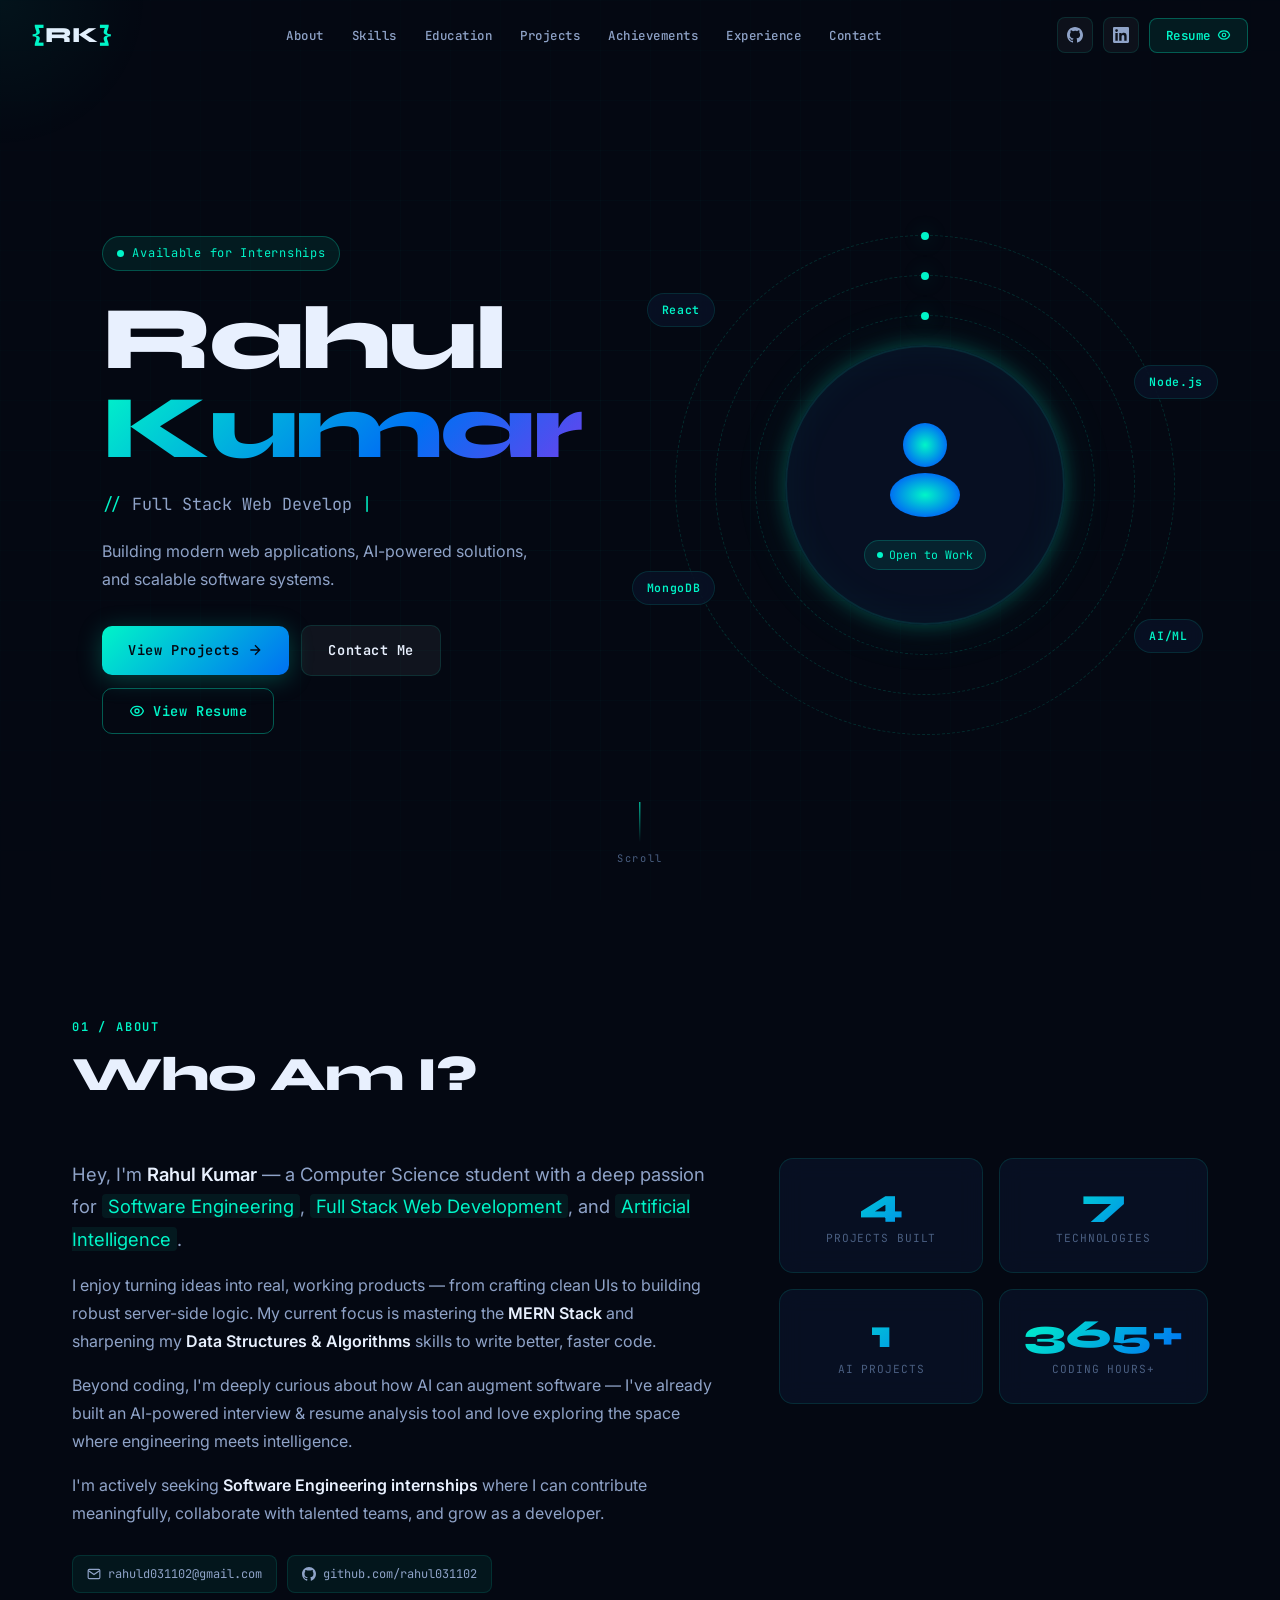
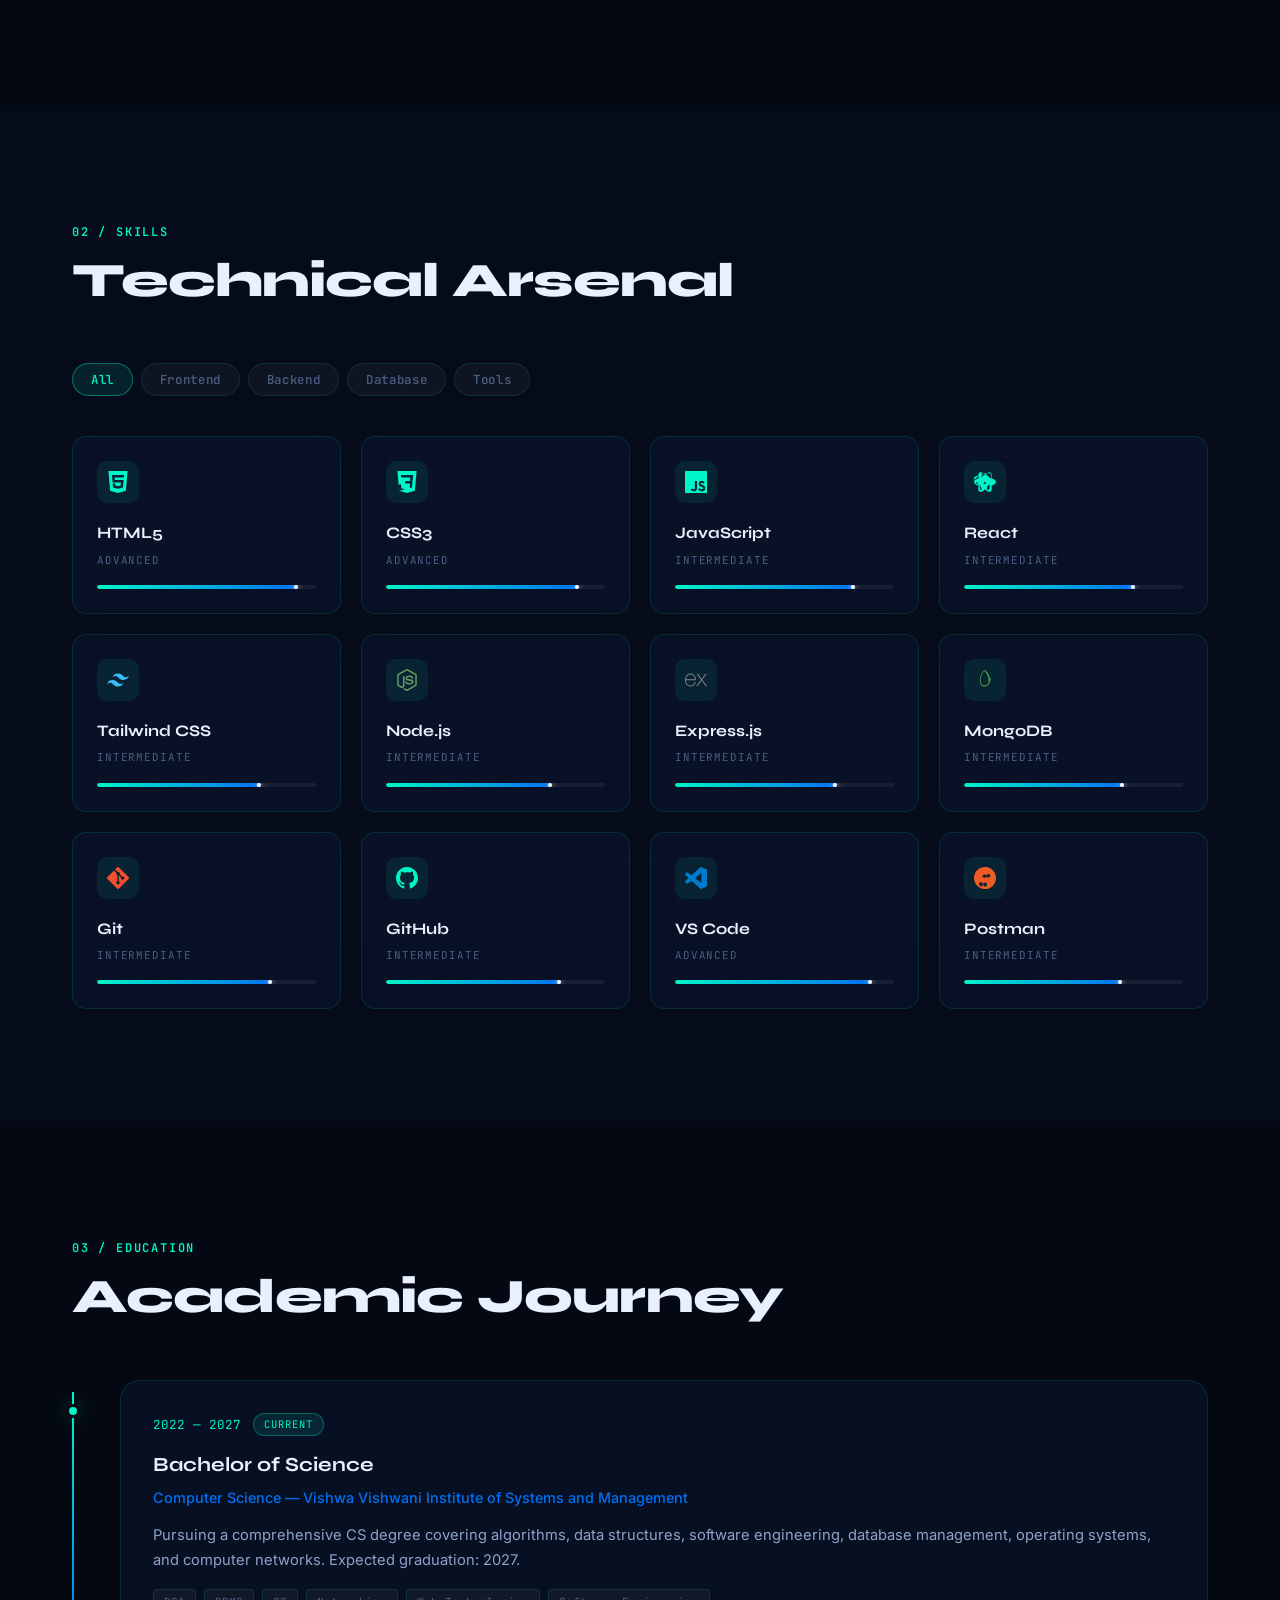
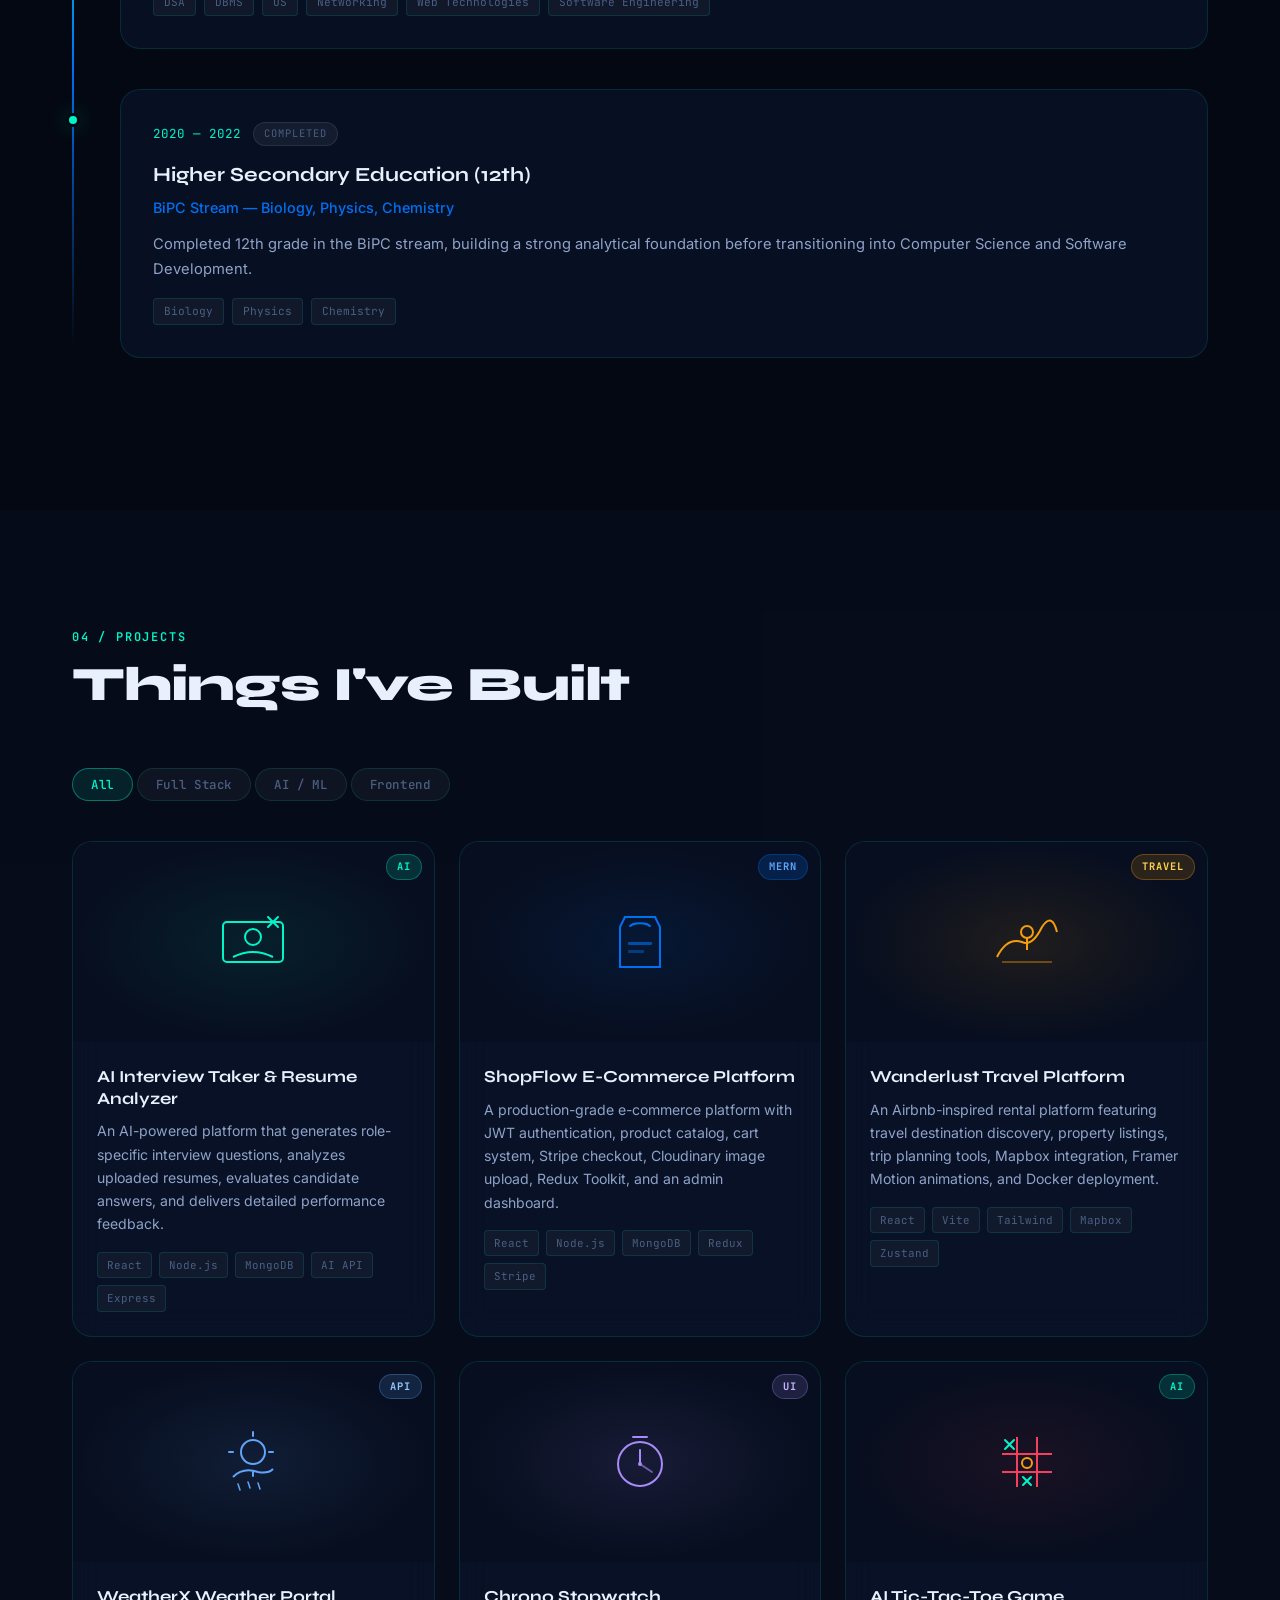
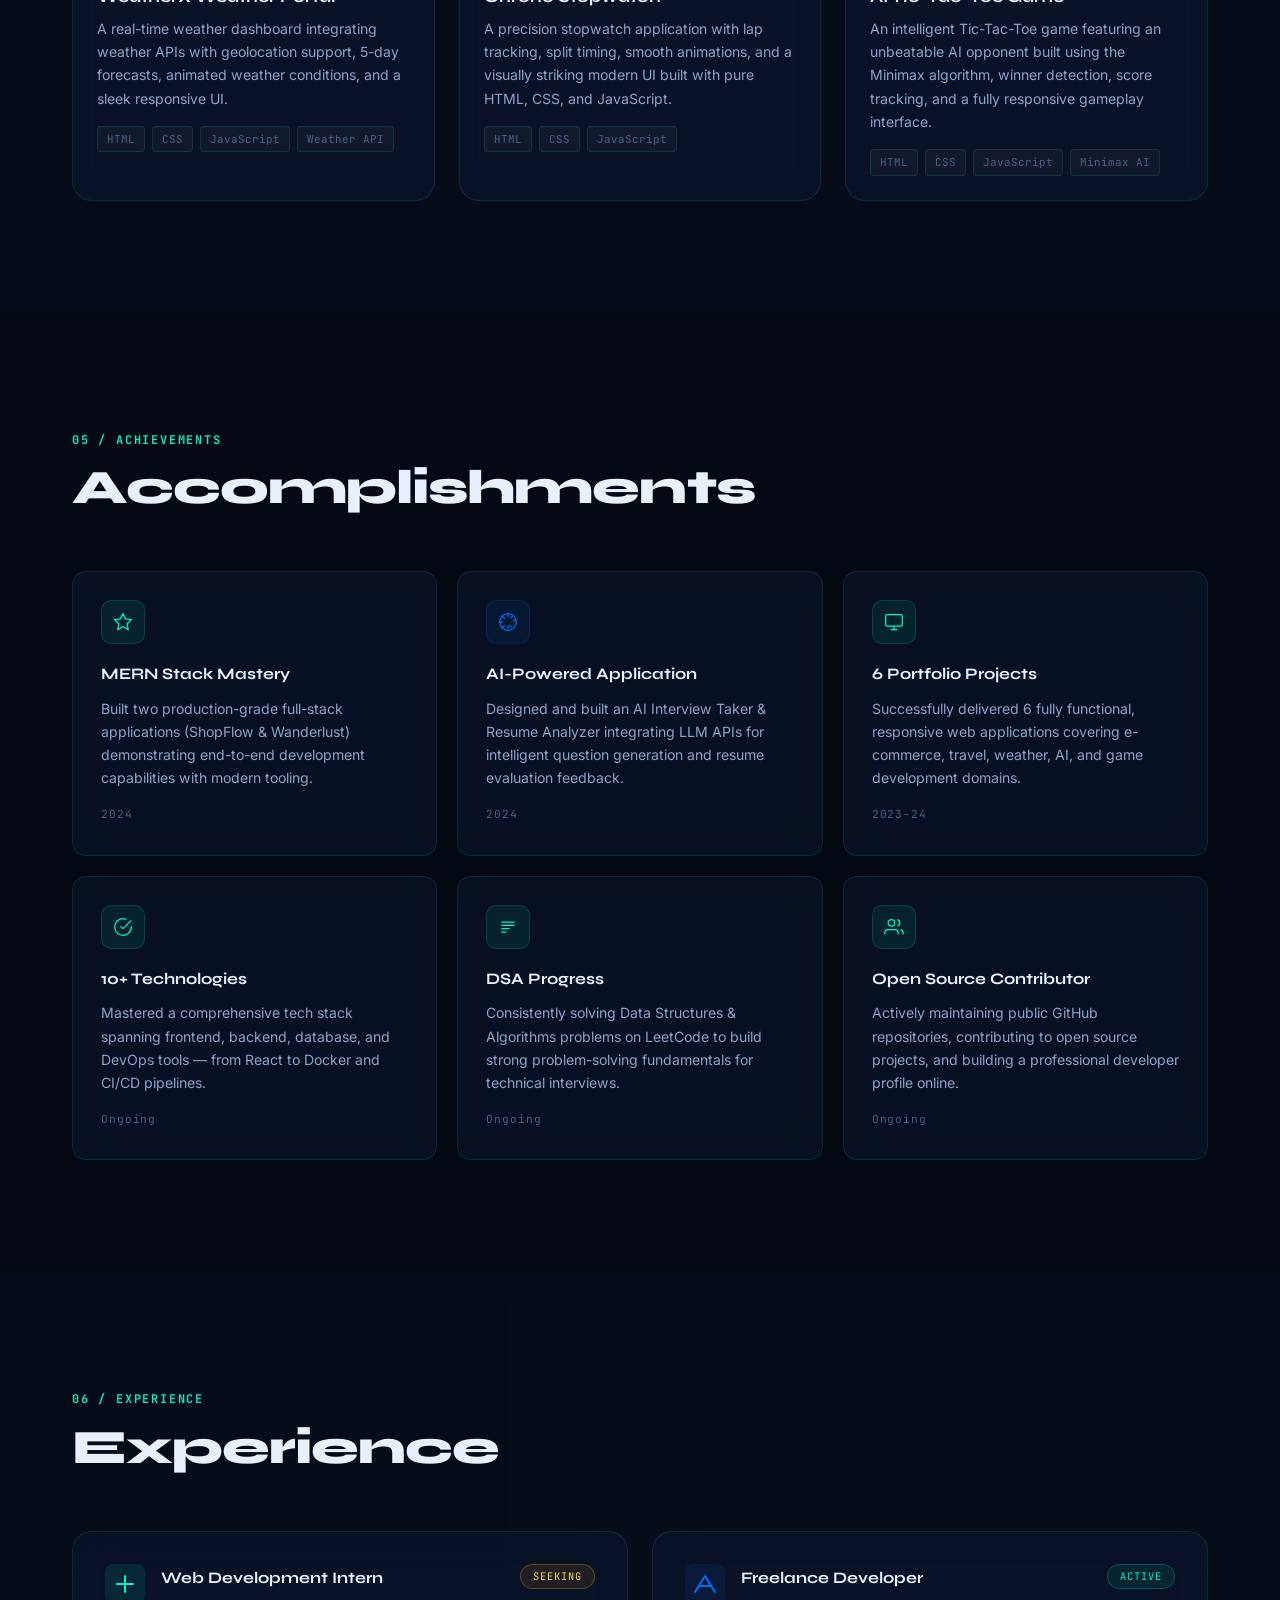
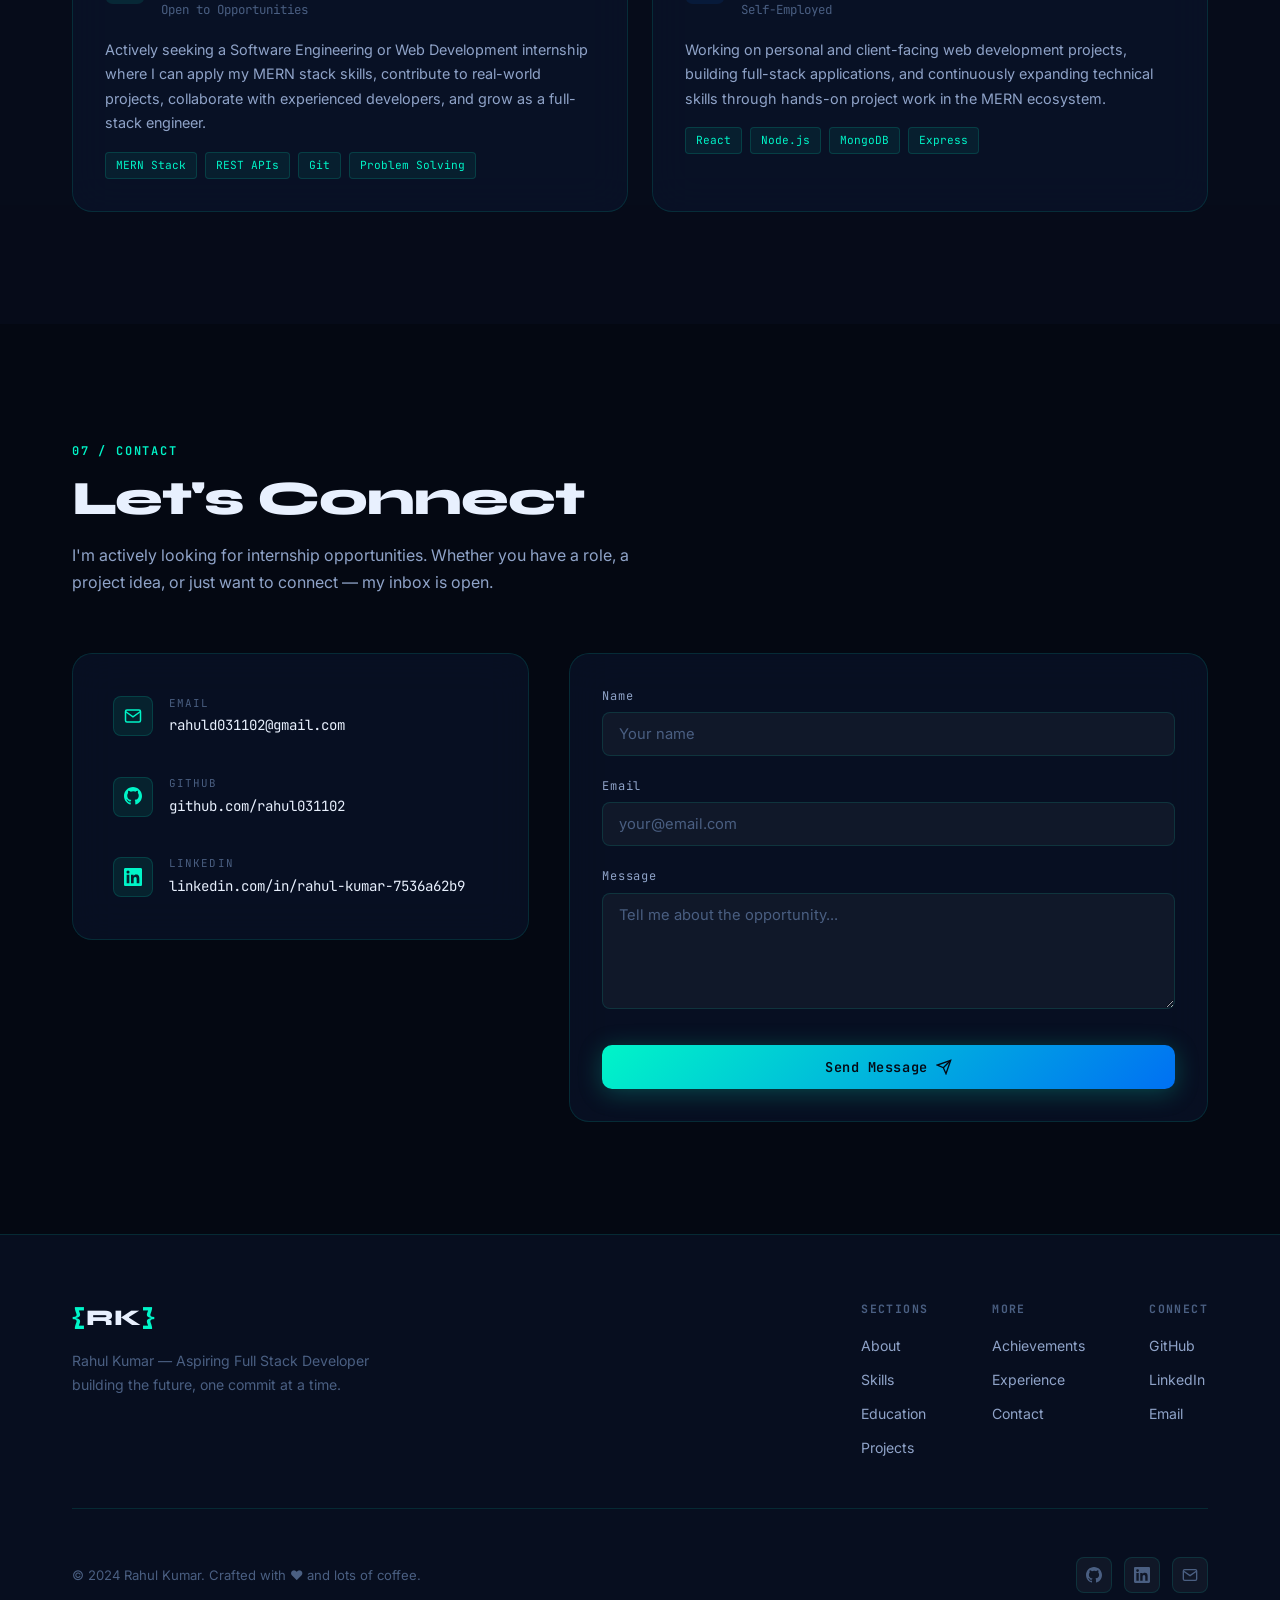
<file: task-05- personal portfolio website/index.html>
<!DOCTYPE html>
<html lang="en">
<head>
  <meta charset="UTF-8" />
  <meta name="viewport" content="width=device-width, initial-scale=1.0" />
  <meta name="description" content="Rahul Kumar — Aspiring Full Stack Web Developer. CS Student passionate about MERN Stack, AI, and problem solving." />
  <meta name="keywords" content="Rahul Kumar, Full Stack Developer, MERN Stack, Portfolio, Web Developer" />
  <meta name="author" content="Rahul Kumar" />
  <title>Rahul Kumar | Full Stack Developer</title>
  <link rel="stylesheet" href="style.css" />
  <link rel="preconnect" href="https://fonts.googleapis.com" />
  <link rel="preconnect" href="https://fonts.gstatic.com" crossorigin />
  <link href="https://fonts.googleapis.com/css2?family=Syne:wght@400;500;600;700;800&family=JetBrains+Mono:wght@300;400;500;600&family=Inter:wght@300;400;500&display=swap" rel="stylesheet" />
</head>
<body>

  <!-- ════════════════════════════ LOADING SCREEN ════════════════════════════ -->
  <div id="loader">
    <div class="loader-inner">
      <div class="loader-logo">
        <span class="loader-bracket">{</span>
        <span class="loader-initials">RK</span>
        <span class="loader-bracket">}</span>
      </div>
      <div class="loader-bar-wrap">
        <div class="loader-bar"></div>
      </div>
      <p class="loader-text">Initializing Portfolio<span class="loader-dots">...</span></p>
    </div>
  </div>

  <!-- ════════════════════════════ SCROLL PROGRESS ════════════════════════════ -->
  <div id="scroll-progress"></div>

  <!-- ════════════════════════════ NAVBAR ════════════════════════════ -->
  <nav id="navbar">
    <div class="nav-container">
      <a href="#home" class="nav-logo">
        <span class="logo-bracket">{</span>RK<span class="logo-bracket">}</span>
      </a>
      <ul class="nav-links" id="nav-links">
        <li><a href="#about" class="nav-link">About</a></li>
        <li><a href="#skills" class="nav-link">Skills</a></li>
        <li><a href="#education" class="nav-link">Education</a></li>
        <li><a href="#projects" class="nav-link">Projects</a></li>
        <li><a href="#accomplishments" class="nav-link">Achievements</a></li>
        <li><a href="#experience" class="nav-link">Experience</a></li>
        <li><a href="#contact" class="nav-link">Contact</a></li>
      </ul>
      <div class="nav-actions">
        <a href="https://github.com/rahul031102" target="_blank" class="nav-icon-btn" aria-label="GitHub">
          <svg viewBox="0 0 24 24" fill="currentColor"><path d="M12 0C5.374 0 0 5.373 0 12c0 5.302 3.438 9.8 8.207 11.387.599.111.793-.261.793-.577v-2.234c-3.338.726-4.033-1.416-4.033-1.416-.546-1.387-1.333-1.756-1.333-1.756-1.089-.745.083-.729.083-.729 1.205.084 1.839 1.237 1.839 1.237 1.07 1.834 2.807 1.304 3.492.997.107-.775.418-1.305.762-1.604-2.665-.305-5.467-1.334-5.467-5.931 0-1.311.469-2.381 1.236-3.221-.124-.303-.535-1.524.117-3.176 0 0 1.008-.322 3.301 1.23A11.509 11.509 0 0112 5.803c1.02.005 2.047.138 3.006.404 2.291-1.552 3.297-1.23 3.297-1.23.653 1.653.242 2.874.118 3.176.77.84 1.235 1.911 1.235 3.221 0 4.609-2.807 5.624-5.479 5.921.43.372.823 1.102.823 2.222v3.293c0 .319.192.694.801.576C20.566 21.797 24 17.3 24 12c0-6.627-5.373-12-12-12z"/></svg>
        </a>
        <a href="https://linkedin.com/in/rahul-kumar-7536a62b9" target="_blank" class="nav-icon-btn" aria-label="LinkedIn">
          <svg viewBox="0 0 24 24" fill="currentColor"><path d="M20.447 20.452h-3.554v-5.569c0-1.328-.027-3.037-1.852-3.037-1.853 0-2.136 1.445-2.136 2.939v5.667H9.351V9h3.414v1.561h.046c.477-.9 1.637-1.85 3.37-1.85 3.601 0 4.267 2.37 4.267 5.455v6.286zM5.337 7.433a2.062 2.062 0 01-2.063-2.065 2.064 2.064 0 112.063 2.065zm1.782 13.019H3.555V9h3.564v11.452zM22.225 0H1.771C.792 0 0 .774 0 1.729v20.542C0 23.227.792 24 1.771 24h20.451C23.2 24 24 23.227 24 22.271V1.729C24 .774 23.2 0 22.222 0h.003z"/></svg>
        </a>
        <button class="nav-resume-btn" id="resume-btn">
          <span>Resume</span>
          <svg viewBox="0 0 24 24" fill="none" stroke="currentColor" stroke-width="2"><path d="M15 12a3 3 0 11-6 0 3 3 0 016 0z"/><path d="M2.458 12C3.732 7.943 7.523 5 12 5c4.478 0 8.268 2.943 9.542 7-1.274 4.057-5.064 7-9.542 7-4.477 0-8.268-2.943-9.542-7z"/></svg>
        </button>
      </div>
      <button class="hamburger" id="hamburger" aria-label="Menu">
        <span></span><span></span><span></span>
      </button>
    </div>
  </nav>

  <!-- ════════════════════════════ HERO ════════════════════════════ -->
  <section id="home" class="hero">
    <canvas id="particles-canvas"></canvas>
    <div class="hero-grid-overlay"></div>
    <div class="hero-content">
      <div class="hero-badge reveal">
        <span class="badge-dot"></span>
        Available for Internships
      </div>
      <h1 class="hero-name reveal">
        <span class="name-line">Rahul</span>
        <span class="name-line accent-text">Kumar</span>
      </h1>
      <div class="hero-role reveal">
        <span class="role-prefix">// </span>
        <span id="typed-text"></span>
        <span class="cursor-blink">|</span>
      </div>
      <p class="hero-tagline reveal">
        Building modern web applications, AI-powered solutions,<br class="desktop-br" /> and scalable software systems.
      </p>
      <div class="hero-cta reveal">
        <a href="#projects" class="btn btn-primary">
          <span>View Projects</span>
          <svg viewBox="0 0 24 24" fill="none" stroke="currentColor" stroke-width="2"><path d="M5 12h14M12 5l7 7-7 7"/></svg>
        </a>
        <a href="#contact" class="btn btn-ghost">Contact Me</a>
        <button class="btn btn-outline" id="hero-resume-btn">
          <svg viewBox="0 0 24 24" fill="none" stroke="currentColor" stroke-width="2"><path d="M15 12a3 3 0 11-6 0 3 3 0 016 0z"/><path d="M2.458 12C3.732 7.943 7.523 5 12 5c4.478 0 8.268 2.943 9.542 7-1.274 4.057-5.064 7-9.542 7-4.477 0-8.268-2.943-9.542-7z"/></svg>
          View Resume
        </button>
      </div>
    </div>
    <div class="hero-visual reveal">
      <div class="profile-ring">
        <div class="profile-ring-inner">
          <div class="profile-placeholder">
            <svg viewBox="0 0 120 120" fill="none" xmlns="http://www.w3.org/2000/svg">
              <circle cx="60" cy="45" r="22" fill="url(#pg1)"/>
              <ellipse cx="60" cy="95" rx="35" ry="22" fill="url(#pg2)"/>
              <defs>
                <radialGradient id="pg1" cx="50%" cy="50%" r="50%">
                  <stop offset="0%" stop-color="#00f5c8"/>
                  <stop offset="100%" stop-color="#0070f3"/>
                </radialGradient>
                <radialGradient id="pg2" cx="50%" cy="50%" r="50%">
                  <stop offset="0%" stop-color="#00f5c8"/>
                  <stop offset="100%" stop-color="#0070f3"/>
                </radialGradient>
              </defs>
            </svg>
          </div>
          <div class="profile-status">
            <span class="status-dot"></span>
            Open to Work
          </div>
        </div>
        <div class="orbit orbit-1"><div class="orbit-dot"></div></div>
        <div class="orbit orbit-2"><div class="orbit-dot"></div></div>
        <div class="orbit orbit-3"><div class="orbit-dot"></div></div>
      </div>
      <!-- Floating tech badges -->
      <div class="float-badge fb-1">React</div>
      <div class="float-badge fb-2">Node.js</div>
      <div class="float-badge fb-3">MongoDB</div>
      <div class="float-badge fb-4">AI/ML</div>
    </div>
    <div class="scroll-indicator">
      <div class="scroll-line"></div>
      <span>Scroll</span>
    </div>
  </section>

  <!-- ════════════════════════════ ABOUT ════════════════════════════ -->
  <section id="about" class="section about-section">
    <div class="container">
      <div class="section-header reveal">
        <span class="section-tag">01 / About</span>
        <h2 class="section-title">Who Am I?</h2>
      </div>
      <div class="about-grid">
        <div class="about-text reveal">
          <p class="about-intro">
            Hey, I'm <strong>Rahul Kumar</strong> — a Computer Science student with a deep passion for <span class="highlight">Software Engineering</span>, <span class="highlight">Full Stack Web Development</span>, and <span class="highlight">Artificial Intelligence</span>.
          </p>
          <p>
            I enjoy turning ideas into real, working products — from crafting clean UIs to building robust server-side logic. My current focus is mastering the <strong>MERN Stack</strong> and sharpening my <strong>Data Structures & Algorithms</strong> skills to write better, faster code.
          </p>
          <p>
            Beyond coding, I'm deeply curious about how AI can augment software — I've already built an AI-powered interview & resume analysis tool and love exploring the space where engineering meets intelligence.
          </p>
          <p>
            I'm actively seeking <strong>Software Engineering internships</strong> where I can contribute meaningfully, collaborate with talented teams, and grow as a developer.
          </p>
          <div class="about-contact-quick">
            <a href="mailto:rahuld031102@gmail.com" class="contact-chip">
              <svg viewBox="0 0 24 24" fill="none" stroke="currentColor" stroke-width="2"><path d="M4 4h16c1.1 0 2 .9 2 2v12c0 1.1-.9 2-2 2H4c-1.1 0-2-.9-2-2V6c0-1.1.9-2 2-2z"/><polyline points="22,6 12,13 2,6"/></svg>
              rahuld031102@gmail.com
            </a>
            <a href="https://github.com/rahul031102" target="_blank" class="contact-chip">
              <svg viewBox="0 0 24 24" fill="currentColor"><path d="M12 0C5.374 0 0 5.373 0 12c0 5.302 3.438 9.8 8.207 11.387.599.111.793-.261.793-.577v-2.234c-3.338.726-4.033-1.416-4.033-1.416-.546-1.387-1.333-1.756-1.333-1.756-1.089-.745.083-.729.083-.729 1.205.084 1.839 1.237 1.839 1.237 1.07 1.834 2.807 1.304 3.492.997.107-.775.418-1.305.762-1.604-2.665-.305-5.467-1.334-5.467-5.931 0-1.311.469-2.381 1.236-3.221-.124-.303-.535-1.524.117-3.176 0 0 1.008-.322 3.301 1.23A11.509 11.509 0 0112 5.803c1.02.005 2.047.138 3.006.404 2.291-1.552 3.297-1.23 3.297-1.23.653 1.653.242 2.874.118 3.176.77.84 1.235 1.911 1.235 3.221 0 4.609-2.807 5.624-5.479 5.921.43.372.823 1.102.823 2.222v3.293c0 .319.192.694.801.576C20.566 21.797 24 17.3 24 12c0-6.627-5.373-12-12-12z"/></svg>
              github.com/rahul031102
            </a>
          </div>
        </div>
        <div class="about-stats reveal">
          <div class="stat-card">
            <div class="stat-number" data-target="6">0</div>
            <div class="stat-label">Projects Built</div>
          </div>
          <div class="stat-card">
            <div class="stat-number" data-target="10">0</div>
            <div class="stat-label">Technologies</div>
          </div>
          <div class="stat-card">
            <div class="stat-number" data-target="2">0</div>
            <div class="stat-label">AI Projects</div>
          </div>
          <div class="stat-card">
            <div class="stat-number" data-target="500">0</div>
            <div class="stat-label">Coding Hours+</div>
          </div>
        </div>
      </div>
    </div>
  </section>

  <!-- ════════════════════════════ SKILLS ════════════════════════════ -->
  <section id="skills" class="section skills-section">
    <div class="container">
      <div class="section-header reveal">
        <span class="section-tag">02 / Skills</span>
        <h2 class="section-title">Technical Arsenal</h2>
      </div>

      <!-- Skill Filter Tabs -->
      <div class="skill-filters reveal">
        <button class="filter-btn active" data-filter="all">All</button>
        <button class="filter-btn" data-filter="frontend">Frontend</button>
        <button class="filter-btn" data-filter="backend">Backend</button>
        <button class="filter-btn" data-filter="database">Database</button>
        <button class="filter-btn" data-filter="tools">Tools</button>
      </div>

      <div class="skills-grid" id="skills-grid">

        <!-- Frontend -->
        <div class="skill-card reveal" data-category="frontend">
          <div class="skill-icon">
            <svg viewBox="0 0 24 24" fill="currentColor"><path d="M1.5 0h21l-1.91 21.563L11.977 24l-8.565-2.438L1.5 0zm7.031 9.75l-.232-2.718 10.059.003.23-2.622L5.412 4.41l.698 8.01h9.126l-.326 3.426-2.91.804-2.955-.81-.188-2.11H6.248l.33 4.171L12 19.351l5.379-1.443.744-8.157H8.531z"/></svg>
          </div>
          <h3 class="skill-name">HTML5</h3>
          <div class="skill-level">Advanced</div>
          <div class="skill-bar-wrap"><div class="skill-bar" data-width="92"></div></div>
        </div>

        <div class="skill-card reveal" data-category="frontend">
          <div class="skill-icon">
            <svg viewBox="0 0 24 24" fill="currentColor"><path d="M1.5 0h21l-1.91 21.563L11.977 24l-8.564-2.438L1.5 0zm17.09 4.413L5.41 4.41l.222 2.622 10.013.003-.3 3.872-5.32.003.081 2.617 5.172-.002-.195 5.212-4.655 1.362-4.637-1.362-.323-3.988h-2.614l.632 6.85L12 19.351l5.382-1.441 1.208-13.497z"/></svg>
          </div>
          <h3 class="skill-name">CSS3</h3>
          <div class="skill-level">Advanced</div>
          <div class="skill-bar-wrap"><div class="skill-bar" data-width="88"></div></div>
        </div>

        <div class="skill-card reveal" data-category="frontend">
          <div class="skill-icon">
            <svg viewBox="0 0 24 24" fill="currentColor"><path d="M0 0h24v24H0V0zm22.034 18.276c-.175-1.095-.888-2.015-3.003-2.873-.736-.345-1.554-.585-1.797-1.14-.091-.33-.105-.51-.046-.705.15-.646.915-.84 1.515-.66.39.12.75.42.976.9 1.034-.676 1.034-.676 1.755-1.125-.27-.42-.404-.601-.586-.78-.63-.705-1.469-1.065-2.834-1.034l-.705.089c-.676.165-1.32.525-1.71 1.005-1.14 1.291-.811 3.541.569 4.471 1.365 1.02 3.361 1.244 3.616 2.205.24 1.17-.87 1.545-1.966 1.41-.811-.18-1.26-.586-1.755-1.336l-1.83 1.051c.21.48.45.689.81 1.109 1.74 1.756 6.09 1.666 6.871-1.004.029-.09.24-.705.074-1.65l.046.067zm-8.983-7.245h-2.248c0 1.938-.009 3.864-.009 5.805 0 1.232.063 2.363-.138 2.711-.33.689-1.18.601-1.566.48-.396-.196-.597-.466-.83-.855-.063-.105-.11-.196-.127-.196l-1.825 1.125c.305.63.75 1.172 1.324 1.517.855.51 2.004.675 3.207.405.783-.226 1.458-.691 1.811-1.411.51-.93.402-2.07.397-3.346.012-2.054 0-4.109 0-6.179l.004-.056z"/></svg>
          </div>
          <h3 class="skill-name">JavaScript</h3>
          <div class="skill-level">Intermediate</div>
          <div class="skill-bar-wrap"><div class="skill-bar" data-width="82"></div></div>
        </div>

        <div class="skill-card reveal" data-category="frontend">
          <div class="skill-icon">
            <svg viewBox="0 0 24 24" fill="currentColor"><path d="M14.23 12.004a2.236 2.236 0 0 1-2.235 2.236 2.236 2.236 0 0 1-2.236-2.236 2.236 2.236 0 0 1 2.235-2.236 2.236 2.236 0 0 1 2.236 2.236zm2.648-10.69c-1.346 0-3.107.96-4.888 2.622-1.78-1.653-3.542-2.602-4.887-2.602-.41 0-.783.093-1.106.278-1.375.793-1.683 3.264-.973 6.365C1.98 8.917 0 10.42 0 12.004c0 1.59 1.99 3.097 5.043 4.03-.704 3.113-.39 5.588.988 6.38.32.187.69.275 1.102.275 1.345 0 3.107-.96 4.888-2.624 1.78 1.654 3.542 2.603 4.887 2.603.41 0 .783-.09 1.106-.275 1.374-.792 1.683-3.263.973-6.365C22.02 15.096 24 13.59 24 12.004c0-1.59-1.99-3.097-5.043-4.032.704-3.11.39-5.587-.988-6.38a2.167 2.167 0 0 0-1.092-.278zm-.005 1.09c.275 0 .543.071.732.182 1.01.562 1.27 2.652.725 5.354-.2.005-.4.015-.6.025-1.04-1.046-2.137-2.004-3.273-2.852a35.92 35.92 0 0 0-1.09-2.01 35.924 35.924 0 0 0-1.22 2.067c-1.154.854-2.267 1.826-3.32 2.882-.207-.012-.41-.02-.616-.026-.547-2.698-.29-4.789.716-5.35.19-.111.46-.182.737-.182zm-10.56 1.826c.187.063.383.133.577.207a35.844 35.844 0 0 0-.344 1.318c-.418 1.854-.45 3.614-.093 4.902-1.75.705-2.836 1.625-2.836 2.463 0 .824 1.066 1.73 2.78 2.43.158.063.318.124.486.18a35.895 35.895 0 0 0 .344 1.316c.41 1.534.947 2.797 1.556 3.567a5.78 5.78 0 0 1-.67.055c-.274 0-.543-.071-.73-.183-1.013-.562-1.273-2.652-.727-5.355.203-.004.404-.015.608-.024 1.05 1.048 2.148 2.003 3.286 2.85a35.793 35.793 0 0 0 1.09 2.008 35.712 35.712 0 0 0 1.22-2.065c1.15-.85 2.264-1.822 3.317-2.877.207.012.413.02.619.025.545 2.698.287 4.79-.72 5.35-.19.112-.46.183-.734.183-.275 0-.543-.07-.73-.182-.192-.11-.378-.254-.57-.416a35.895 35.895 0 0 0 .347-1.317c.42-1.855.45-3.615.093-4.904 1.748-.703 2.835-1.622 2.835-2.46 0-.824-1.065-1.73-2.778-2.43a35.844 35.844 0 0 0-.348-1.317c-.41-1.534-.946-2.797-1.556-3.567a5.84 5.84 0 0 1 .67-.054zm-3.283.82c.188-.064.383-.133.577-.207.158.444.32.9.475 1.366-1.14.843-2.24 1.797-3.282 2.843-.205.01-.406.018-.61.024.548 2.698.29 4.789-.715 5.35-.19.112-.46.184-.736.184-.276 0-.544-.072-.732-.184-1.012-.56-1.272-2.65-.726-5.351.207-.005.41-.016.615-.026 1.046-1.047 2.143-2.002 3.28-2.85zm7.167-.82c.247.37.48.76.696 1.168-.344.02-.688.046-1.033.082-1.131.845-2.228 1.793-3.27 2.84a35.894 35.894 0 0 0-.473-1.365 35.875 35.875 0 0 0 4.08-2.725zm1.527 7.77c.345-.02.688-.046 1.033-.082a35.75 35.75 0 0 0 .473 1.364 35.885 35.885 0 0 0-4.078 2.724 35.851 35.851 0 0 0-.697-1.166c1.131-.845 2.228-1.793 3.27-2.84zm-9.73.082c.345.02.688.046 1.033.082 1.046 1.047 2.143 2.002 3.28 2.851.155.465.316.921.474 1.366a35.885 35.885 0 0 0-4.08-2.725 35.753 35.753 0 0 0-.707-1.574z"/></svg>
          </div>
          <h3 class="skill-name">React</h3>
          <div class="skill-level">Intermediate</div>
          <div class="skill-bar-wrap"><div class="skill-bar" data-width="78"></div></div>
        </div>

        <div class="skill-card reveal" data-category="frontend">
          <div class="skill-icon" style="color:#38bdf8">
            <svg viewBox="0 0 24 24" fill="currentColor"><path d="M12.001 4.8c-3.2 0-5.2 1.6-6 4.8 1.2-1.6 2.6-2.2 4.2-1.8.913.228 1.565.89 2.288 1.624C13.666 10.618 15.027 12 18.001 12c3.2 0 5.2-1.6 6-4.8-1.2 1.6-2.6 2.2-4.2 1.8-.913-.228-1.565-.89-2.288-1.624C16.337 6.182 14.976 4.8 12.001 4.8zm-6 7.2c-3.2 0-5.2 1.6-6 4.8 1.2-1.6 2.6-2.2 4.2-1.8.913.228 1.565.89 2.288 1.624 1.177 1.194 2.538 2.576 5.512 2.576 3.2 0 5.2-1.6 6-4.8-1.2 1.6-2.6 2.2-4.2 1.8-.913-.228-1.565-.89-2.288-1.624C10.337 13.382 8.976 12 6.001 12z"/></svg>
          </div>
          <h3 class="skill-name">Tailwind CSS</h3>
          <div class="skill-level">Intermediate</div>
          <div class="skill-bar-wrap"><div class="skill-bar" data-width="75"></div></div>
        </div>

        <!-- Backend -->
        <div class="skill-card reveal" data-category="backend">
          <div class="skill-icon" style="color:#68a063">
            <svg viewBox="0 0 24 24" fill="currentColor"><path d="M11.998 24c-.321 0-.641-.084-.924-.247l-2.938-1.739c-.437-.245-.224-.332-.08-.382.587-.204.706-.251 1.334-.606.066-.037.152-.023.218.017l2.256 1.339c.082.045.198.045.275 0l8.795-5.076c.082-.047.134-.141.134-.238V6.921c0-.099-.053-.192-.137-.242l-8.791-5.072c-.081-.047-.189-.047-.271 0L3.075 6.68c-.085.05-.139.144-.139.243v10.148c0 .097.053.189.137.236l2.409 1.392c1.307.654 2.108-.116 2.108-.891V7.891c0-.142.114-.253.256-.253h1.115c.139 0 .255.111.255.253v10.017c0 1.745-.95 2.745-2.604 2.745-.508 0-.909 0-2.026-.551L2.28 18.675c-.572-.329-.924-.944-.924-1.604V6.921c0-.66.352-1.275.924-1.604l8.795-5.082c.557-.315 1.296-.315 1.848 0l8.795 5.082c.573.329.925.944.925 1.604v10.15c0 .659-.352 1.275-.925 1.604l-8.795 5.076c-.282.164-.602.247-.924.247zm2.715-6.996c-3.859 0-4.667-1.772-4.667-3.258 0-.141.114-.253.256-.253h1.137c.127 0 .233.092.252.217.172 1.161.683 1.746 3.022 1.746 1.861 0 2.651-.421 2.651-1.409 0-.569-.225-.992-3.117-1.276-2.419-.241-3.912-.773-3.912-2.707 0-1.784 1.503-2.846 4.022-2.846 2.828 0 4.227.981 4.404 3.089.006.07-.019.139-.065.19-.046.05-.111.079-.178.079h-1.14c-.12 0-.225-.083-.249-.2-.276-1.223-.944-1.616-2.772-1.616-2.041 0-2.278.711-2.278 1.245 0 .646.28.834 3.022 1.198 2.715.362 4.006.874 4.006 2.771-.001 1.927-1.607 3.03-4.393 3.03z"/></svg>
          </div>
          <h3 class="skill-name">Node.js</h3>
          <div class="skill-level">Intermediate</div>
          <div class="skill-bar-wrap"><div class="skill-bar" data-width="76"></div></div>
        </div>

        <div class="skill-card reveal" data-category="backend">
          <div class="skill-icon" style="color:#888">
            <svg viewBox="0 0 24 24" fill="currentColor"><path d="M24 18.588a1.529 1.529 0 01-1.895-.72l-3.45-4.771-.5-.667-4.003 5.444a1.466 1.466 0 01-1.802.708l5.158-6.92-4.798-6.251a1.595 1.595 0 011.9.666l3.576 4.83 3.596-4.81a1.435 1.435 0 011.788-.668L21.708 7.9l-2.522 3.283a.666.666 0 000 .994l4.804 6.412zM.002 11.576l.42-2.075c1.154-4.103 5.858-5.81 9.094-3.27 1.895 1.489 2.368 3.597 2.275 5.973H1.116C.943 16.447 4.005 19.009 7.92 17.7a4.078 4.078 0 002.582-2.876c.207-.666.548-.78 1.174-.588a5.417 5.417 0 01-2.589 3.957 6.272 6.272 0 01-7.306-.933 6.575 6.575 0 01-1.64-3.858c0-.235-.08-.455-.134-.666A88.33 88.33 0 010 11.577zm1.127-.286h9.654c-.06-3.076-2.001-5.258-4.59-5.278-2.882-.04-4.944 2.094-5.071 5.264z"/></svg>
          </div>
          <h3 class="skill-name">Express.js</h3>
          <div class="skill-level">Intermediate</div>
          <div class="skill-bar-wrap"><div class="skill-bar" data-width="74"></div></div>
        </div>

        <!-- Database -->
        <div class="skill-card reveal" data-category="database">
          <div class="skill-icon" style="color:#47a248">
            <svg viewBox="0 0 24 24" fill="currentColor"><path d="M17.193 9.555c-1.264-5.58-4.252-7.474-4.384-7.602-.836-.83-1.78-1.063-2.57-.073-.22.22-1.14 1.123-2.157 3.26-.988 2.075-1.54 4.083-1.648 5.99-.124 2.153.078 3.834.635 5.16.463 1.08 1.148 1.848 1.997 2.259.86.42 1.83.565 2.897.43 1.23-.158 2.35-.685 3.33-1.565.975-.877 1.72-2.02 2.213-3.396.517-1.447.66-3.034.687-4.463zm-.79 4.072c-.43 1.21-1.056 2.188-1.858 2.905-.804.72-1.734 1.183-2.755 1.318-.864.112-1.648-.013-2.325-.37-.682-.36-1.225-.977-1.614-1.833-.514-1.148-.683-2.701-.55-4.717.1-1.745.633-3.64 1.584-5.64 1.005-2.105 1.807-2.875 1.895-2.959.03-.03.06-.055.087-.07.072-.04.152-.08.235-.08.106 0 .222.04.344.145.12.107 2.937 2.027 4.15 7.216.098.43.185.87.265 1.325a8.37 8.37 0 01-.458 2.76z"/></svg>
          </div>
          <h3 class="skill-name">MongoDB</h3>
          <div class="skill-level">Intermediate</div>
          <div class="skill-bar-wrap"><div class="skill-bar" data-width="73"></div></div>
        </div>

        <!-- Tools -->
        <div class="skill-card reveal" data-category="tools">
          <div class="skill-icon" style="color:#f14e32">
            <svg viewBox="0 0 24 24" fill="currentColor"><path d="M23.546 10.93L13.067.452c-.604-.603-1.582-.603-2.188 0L8.708 2.627l2.76 2.76c.645-.215 1.379-.07 1.889.441.516.515.658 1.258.438 1.9l2.658 2.66c.645-.223 1.387-.078 1.9.435.721.72.721 1.884 0 2.604-.719.719-1.881.719-2.6 0-.539-.541-.674-1.337-.404-1.996L12.86 8.955v6.525c.176.086.342.203.488.348.713.721.713 1.883 0 2.6-.719.721-1.889.721-2.609 0-.719-.719-.719-1.879 0-2.598.182-.18.387-.316.605-.406V8.835c-.217-.091-.424-.222-.6-.401-.545-.545-.676-1.342-.396-2.009L7.636 3.7.45 10.881c-.6.605-.6 1.584 0 2.189l10.48 10.477c.604.604 1.582.604 2.186 0l10.43-10.43c.605-.603.605-1.582 0-2.187"/></svg>
          </div>
          <h3 class="skill-name">Git</h3>
          <div class="skill-level">Intermediate</div>
          <div class="skill-bar-wrap"><div class="skill-bar" data-width="80"></div></div>
        </div>

        <div class="skill-card reveal" data-category="tools">
          <div class="skill-icon">
            <svg viewBox="0 0 24 24" fill="currentColor"><path d="M12 0C5.374 0 0 5.373 0 12c0 5.302 3.438 9.8 8.207 11.387.599.111.793-.261.793-.577v-2.234c-3.338.726-4.033-1.416-4.033-1.416-.546-1.387-1.333-1.756-1.333-1.756-1.089-.745.083-.729.083-.729 1.205.084 1.839 1.237 1.839 1.237 1.07 1.834 2.807 1.304 3.492.997.107-.775.418-1.305.762-1.604-2.665-.305-5.467-1.334-5.467-5.931 0-1.311.469-2.381 1.236-3.221-.124-.303-.535-1.524.117-3.176 0 0 1.008-.322 3.301 1.23A11.509 11.509 0 0112 5.803c1.02.005 2.047.138 3.006.404 2.291-1.552 3.297-1.23 3.297-1.23.653 1.653.242 2.874.118 3.176.77.84 1.235 1.911 1.235 3.221 0 4.609-2.807 5.624-5.479 5.921.43.372.823 1.102.823 2.222v3.293c0 .319.192.694.801.576C20.566 21.797 24 17.3 24 12c0-6.627-5.373-12-12-12z"/></svg>
          </div>
          <h3 class="skill-name">GitHub</h3>
          <div class="skill-level">Intermediate</div>
          <div class="skill-bar-wrap"><div class="skill-bar" data-width="80"></div></div>
        </div>

        <div class="skill-card reveal" data-category="tools">
          <div class="skill-icon" style="color:#007acc">
            <svg viewBox="0 0 24 24" fill="currentColor"><path d="M23.15 2.587L18.21.21a1.494 1.494 0 00-1.705.29l-9.46 8.63-4.12-3.128a.999.999 0 00-1.276.057L.327 7.261A1 1 0 00.326 8.74L3.899 12 .326 15.26a1 1 0 00.001 1.479L1.65 17.94a.999.999 0 001.276.057l4.12-3.128 9.46 8.63a1.492 1.492 0 001.704.29l4.942-2.377A1.5 1.5 0 0024 20.06V3.939a1.5 1.5 0 00-.85-1.352zm-5.146 14.861L10.826 12l7.178-5.448v10.896z"/></svg>
          </div>
          <h3 class="skill-name">VS Code</h3>
          <div class="skill-level">Advanced</div>
          <div class="skill-bar-wrap"><div class="skill-bar" data-width="90"></div></div>
        </div>

        <div class="skill-card reveal" data-category="tools">
          <div class="skill-icon" style="color:#ef5b25">
            <svg viewBox="0 0 24 24" fill="currentColor"><path d="M13.527.099C6.955-.744.942 3.9.099 10.473c-.843 6.572 3.8 12.584 10.373 13.428 6.573.843 12.587-3.801 13.428-10.374C24.744 6.955 20.101.943 13.527.099zm2.471 7.485a.855.855 0 01.593.24l1.03 1.03a.84.84 0 010 1.186L15.8 11.37a.84.84 0 01-1.186 0l-1.03-1.029a.84.84 0 010-1.186l1.03-1.03a.855.855 0 01.593-.24zm-4.886.56l2.218.346.07.014c.088.028.172.07.246.132a.84.84 0 01.233 1.014l-.87 1.726a.84.84 0 01-1.018.408l-2.17-.72-.086-.035a.852.852 0 01-.369-.307.84.84 0 01.088-1.085l1.432-1.336a.851.851 0 01.226-.157zm1.868 8.78a.84.84 0 01.838.725l.294 2.315a.84.84 0 01-.726.938l-1.898.24a.84.84 0 01-.939-.726l-.294-2.314a.84.84 0 01.726-.938l1.998-.24zm-5.14-.52a.84.84 0 01.682.352l1.348 1.935a.84.84 0 01-.216 1.168l-1.623 1.131a.84.84 0 01-1.169-.216l-1.348-1.935a.84.84 0 01.216-1.167l1.623-1.131a.841.841 0 01.487-.137z"/></svg>
          </div>
          <h3 class="skill-name">Postman</h3>
          <div class="skill-level">Intermediate</div>
          <div class="skill-bar-wrap"><div class="skill-bar" data-width="72"></div></div>
        </div>

      </div>
    </div>
  </section>

  <!-- ════════════════════════════ EDUCATION ════════════════════════════ -->
  <section id="education" class="section education-section">
    <div class="container">
      <div class="section-header reveal">
        <span class="section-tag">03 / Education</span>
        <h2 class="section-title">Academic Journey</h2>
      </div>
      <div class="timeline">
        <div class="timeline-item reveal">
          <div class="timeline-dot"></div>
          <div class="timeline-content glass-card">
            <div class="timeline-meta">
              <span class="timeline-year">2022 — 2027</span>
              <span class="timeline-status active">Current</span>
            </div>
            <h3 class="timeline-title">Bachelor of Science</h3>
            <h4 class="timeline-subtitle">Computer Science — Vishwa Vishwani Institute of Systems and Management</h4>
            <p class="timeline-desc">
              Pursuing a comprehensive CS degree covering algorithms, data structures, software engineering, database management, operating systems, and computer networks. Expected graduation: 2027.
            </p>
            <div class="timeline-tags">
              <span>DSA</span>
              <span>DBMS</span>
              <span>OS</span>
              <span>Networking</span>
              <span>Web Technologies</span>
              <span>Software Engineering</span>
            </div>
          </div>
        </div>
        <div class="timeline-item reveal">
          <div class="timeline-dot"></div>
          <div class="timeline-content glass-card">
            <div class="timeline-meta">
              <span class="timeline-year">2020 — 2022</span>
              <span class="timeline-status completed">Completed</span>
            </div>
            <h3 class="timeline-title">Higher Secondary Education (12th)</h3>
            <h4 class="timeline-subtitle">BiPC Stream — Biology, Physics, Chemistry</h4>
            <p class="timeline-desc">
              Completed 12th grade in the BiPC stream, building a strong analytical foundation before transitioning into Computer Science and Software Development.
            </p>
            <div class="timeline-tags">
              <span>Biology</span>
              <span>Physics</span>
              <span>Chemistry</span>
            </div>
          </div>
        </div>
      </div>
    </div>
  </section>

  <!-- ════════════════════════════ PROJECTS ════════════════════════════ -->
  <section id="projects" class="section projects-section">
    <div class="container">
      <div class="section-header reveal">
        <span class="section-tag">04 / Projects</span>
        <h2 class="section-title">Things I've Built</h2>
      </div>

      <!-- Project Filters -->
      <div class="project-filters reveal">
        <button class="filter-btn active" data-pfilter="all">All</button>
        <button class="filter-btn" data-pfilter="fullstack">Full Stack</button>
        <button class="filter-btn" data-pfilter="ai">AI / ML</button>
        <button class="filter-btn" data-pfilter="frontend">Frontend</button>
      </div>

      <div class="projects-grid" id="projects-grid">

        <!-- Project 1: AI Interview -->
        <div class="project-card reveal" data-ptag="ai fullstack">
          <div class="project-image">
            <div class="project-img-placeholder ai">
              <svg viewBox="0 0 80 80" fill="none" xmlns="http://www.w3.org/2000/svg">
                <rect x="10" y="20" width="60" height="40" rx="4" stroke="#00f5c8" stroke-width="2"/>
                <circle cx="40" cy="35" r="8" stroke="#00f5c8" stroke-width="2"/>
                <path d="M20 55 Q40 45 60 55" stroke="#00f5c8" stroke-width="2"/>
                <path d="M55 25 L65 15 M65 25 L55 15" stroke="#00f5c8" stroke-width="2" stroke-linecap="round"/>
              </svg>
            </div>
            <div class="project-overlay">
              <div class="project-links">
                <a href="https://github.com/rahul031102" target="_blank" class="project-link-btn">
                  <svg viewBox="0 0 24 24" fill="currentColor"><path d="M12 0C5.374 0 0 5.373 0 12c0 5.302 3.438 9.8 8.207 11.387.599.111.793-.261.793-.577v-2.234c-3.338.726-4.033-1.416-4.033-1.416-.546-1.387-1.333-1.756-1.333-1.756-1.089-.745.083-.729.083-.729 1.205.084 1.839 1.237 1.839 1.237 1.07 1.834 2.807 1.304 3.492.997.107-.775.418-1.305.762-1.604-2.665-.305-5.467-1.334-5.467-5.931 0-1.311.469-2.381 1.236-3.221-.124-.303-.535-1.524.117-3.176 0 0 1.008-.322 3.301 1.23A11.509 11.509 0 0112 5.803c1.02.005 2.047.138 3.006.404 2.291-1.552 3.297-1.23 3.297-1.23.653 1.653.242 2.874.118 3.176.77.84 1.235 1.911 1.235 3.221 0 4.609-2.807 5.624-5.479 5.921.43.372.823 1.102.823 2.222v3.293c0 .319.192.694.801.576C20.566 21.797 24 17.3 24 12c0-6.627-5.373-12-12-12z"/></svg>
                  Code
                </a>
                <a href="#" class="project-link-btn demo">
                  <svg viewBox="0 0 24 24" fill="none" stroke="currentColor" stroke-width="2"><path d="M18 13v6a2 2 0 01-2 2H5a2 2 0 01-2-2V8a2 2 0 012-2h6M15 3h6v6M10 14L21 3"/></svg>
                  Demo
                </a>
              </div>
            </div>
            <span class="project-badge ai-badge">AI</span>
          </div>
          <div class="project-info">
            <h3 class="project-title">AI Interview Taker & Resume Analyzer</h3>
            <p class="project-desc">An AI-powered platform that generates role-specific interview questions, analyzes uploaded resumes, evaluates candidate answers, and delivers detailed performance feedback.</p>
            <div class="project-tech">
              <span>React</span><span>Node.js</span><span>MongoDB</span><span>AI API</span><span>Express</span>
            </div>
          </div>
        </div>

        <!-- Project 2: ShopFlow -->
        <div class="project-card reveal" data-ptag="fullstack">
          <div class="project-image">
            <div class="project-img-placeholder shop">
              <svg viewBox="0 0 80 80" fill="none" xmlns="http://www.w3.org/2000/svg">
                <path d="M20 25 L25 15 H55 L60 25 V65 H20 Z" stroke="#0070f3" stroke-width="2"/>
                <path d="M30 25 C30 20 50 20 50 25" stroke="#0070f3" stroke-width="2"/>
                <rect x="28" y="40" width="24" height="3" rx="1" fill="#0070f3" opacity="0.6"/>
                <rect x="28" y="48" width="16" height="3" rx="1" fill="#0070f3" opacity="0.4"/>
              </svg>
            </div>
            <div class="project-overlay">
              <div class="project-links">
                <a href="https://github.com/rahul031102" target="_blank" class="project-link-btn">
                  <svg viewBox="0 0 24 24" fill="currentColor"><path d="M12 0C5.374 0 0 5.373 0 12c0 5.302 3.438 9.8 8.207 11.387.599.111.793-.261.793-.577v-2.234c-3.338.726-4.033-1.416-4.033-1.416-.546-1.387-1.333-1.756-1.333-1.756-1.089-.745.083-.729.083-.729 1.205.084 1.839 1.237 1.839 1.237 1.07 1.834 2.807 1.304 3.492.997.107-.775.418-1.305.762-1.604-2.665-.305-5.467-1.334-5.467-5.931 0-1.311.469-2.381 1.236-3.221-.124-.303-.535-1.524.117-3.176 0 0 1.008-.322 3.301 1.23A11.509 11.509 0 0112 5.803c1.02.005 2.047.138 3.006.404 2.291-1.552 3.297-1.23 3.297-1.23.653 1.653.242 2.874.118 3.176.77.84 1.235 1.911 1.235 3.221 0 4.609-2.807 5.624-5.479 5.921.43.372.823 1.102.823 2.222v3.293c0 .319.192.694.801.576C20.566 21.797 24 17.3 24 12c0-6.627-5.373-12-12-12z"/></svg>
                  Code
                </a>
                <a href="#" class="project-link-btn demo">
                  <svg viewBox="0 0 24 24" fill="none" stroke="currentColor" stroke-width="2"><path d="M18 13v6a2 2 0 01-2 2H5a2 2 0 01-2-2V8a2 2 0 012-2h6M15 3h6v6M10 14L21 3"/></svg>
                  Demo
                </a>
              </div>
            </div>
            <span class="project-badge">MERN</span>
          </div>
          <div class="project-info">
            <h3 class="project-title">ShopFlow E-Commerce Platform</h3>
            <p class="project-desc">A production-grade e-commerce platform with JWT authentication, product catalog, cart system, Stripe checkout, Cloudinary image upload, Redux Toolkit, and an admin dashboard.</p>
            <div class="project-tech">
              <span>React</span><span>Node.js</span><span>MongoDB</span><span>Redux</span><span>Stripe</span>
            </div>
          </div>
        </div>

        <!-- Project 3: Wanderlust -->
        <div class="project-card reveal" data-ptag="fullstack">
          <div class="project-image">
            <div class="project-img-placeholder travel">
              <svg viewBox="0 0 80 80" fill="none" xmlns="http://www.w3.org/2000/svg">
                <path d="M10 55 Q20 35 35 40 Q45 45 55 25 Q65 10 70 30" stroke="#f59e0b" stroke-width="2" fill="none"/>
                <circle cx="40" cy="30" r="6" stroke="#f59e0b" stroke-width="2"/>
                <path d="M40 36 L40 48" stroke="#f59e0b" stroke-width="2"/>
                <path d="M15 60 H65" stroke="#f59e0b" stroke-width="1.5" opacity="0.5"/>
              </svg>
            </div>
            <div class="project-overlay">
              <div class="project-links">
                <a href="https://github.com/rahul031102" target="_blank" class="project-link-btn">
                  <svg viewBox="0 0 24 24" fill="currentColor"><path d="M12 0C5.374 0 0 5.373 0 12c0 5.302 3.438 9.8 8.207 11.387.599.111.793-.261.793-.577v-2.234c-3.338.726-4.033-1.416-4.033-1.416-.546-1.387-1.333-1.756-1.333-1.756-1.089-.745.083-.729.083-.729 1.205.084 1.839 1.237 1.839 1.237 1.07 1.834 2.807 1.304 3.492.997.107-.775.418-1.305.762-1.604-2.665-.305-5.467-1.334-5.467-5.931 0-1.311.469-2.381 1.236-3.221-.124-.303-.535-1.524.117-3.176 0 0 1.008-.322 3.301 1.23A11.509 11.509 0 0112 5.803c1.02.005 2.047.138 3.006.404 2.291-1.552 3.297-1.23 3.297-1.23.653 1.653.242 2.874.118 3.176.77.84 1.235 1.911 1.235 3.221 0 4.609-2.807 5.624-5.479 5.921.43.372.823 1.102.823 2.222v3.293c0 .319.192.694.801.576C20.566 21.797 24 17.3 24 12c0-6.627-5.373-12-12-12z"/></svg>
                  Code
                </a>
                <a href="#" class="project-link-btn demo">
                  <svg viewBox="0 0 24 24" fill="none" stroke="currentColor" stroke-width="2"><path d="M18 13v6a2 2 0 01-2 2H5a2 2 0 01-2-2V8a2 2 0 012-2h6M15 3h6v6M10 14L21 3"/></svg>
                  Demo
                </a>
              </div>
            </div>
            <span class="project-badge travel-badge">Travel</span>
          </div>
          <div class="project-info">
            <h3 class="project-title">Wanderlust Travel Platform</h3>
            <p class="project-desc">An Airbnb-inspired rental platform featuring travel destination discovery, property listings, trip planning tools, Mapbox integration, Framer Motion animations, and Docker deployment.</p>
            <div class="project-tech">
              <span>React</span><span>Vite</span><span>Tailwind</span><span>Mapbox</span><span>Zustand</span>
            </div>
          </div>
        </div>

        <!-- Project 4: WeatherX -->
        <div class="project-card reveal" data-ptag="frontend">
          <div class="project-image">
            <div class="project-img-placeholder weather">
              <svg viewBox="0 0 80 80" fill="none" xmlns="http://www.w3.org/2000/svg">
                <circle cx="40" cy="30" r="12" stroke="#60a5fa" stroke-width="2"/>
                <path d="M40 14 V10 M40 50 V54 M56 30 H60 M20 30 H16" stroke="#60a5fa" stroke-width="2" stroke-linecap="round"/>
                <path d="M20 55 Q30 45 45 50 Q55 52 60 47" stroke="#60a5fa" stroke-width="2" fill="none"/>
                <path d="M25 62 L27 68 M35 60 L37 66 M45 61 L47 67" stroke="#60a5fa" stroke-width="1.5" stroke-linecap="round"/>
              </svg>
            </div>
            <div class="project-overlay">
              <div class="project-links">
                <a href="https://github.com/rahul031102" target="_blank" class="project-link-btn">
                  <svg viewBox="0 0 24 24" fill="currentColor"><path d="M12 0C5.374 0 0 5.373 0 12c0 5.302 3.438 9.8 8.207 11.387.599.111.793-.261.793-.577v-2.234c-3.338.726-4.033-1.416-4.033-1.416-.546-1.387-1.333-1.756-1.333-1.756-1.089-.745.083-.729.083-.729 1.205.084 1.839 1.237 1.839 1.237 1.07 1.834 2.807 1.304 3.492.997.107-.775.418-1.305.762-1.604-2.665-.305-5.467-1.334-5.467-5.931 0-1.311.469-2.381 1.236-3.221-.124-.303-.535-1.524.117-3.176 0 0 1.008-.322 3.301 1.23A11.509 11.509 0 0112 5.803c1.02.005 2.047.138 3.006.404 2.291-1.552 3.297-1.23 3.297-1.23.653 1.653.242 2.874.118 3.176.77.84 1.235 1.911 1.235 3.221 0 4.609-2.807 5.624-5.479 5.921.43.372.823 1.102.823 2.222v3.293c0 .319.192.694.801.576C20.566 21.797 24 17.3 24 12c0-6.627-5.373-12-12-12z"/></svg>
                  Code
                </a>
                <a href="#" class="project-link-btn demo">
                  <svg viewBox="0 0 24 24" fill="none" stroke="currentColor" stroke-width="2"><path d="M18 13v6a2 2 0 01-2 2H5a2 2 0 01-2-2V8a2 2 0 012-2h6M15 3h6v6M10 14L21 3"/></svg>
                  Demo
                </a>
              </div>
            </div>
            <span class="project-badge weather-badge">API</span>
          </div>
          <div class="project-info">
            <h3 class="project-title">WeatherX Weather Portal</h3>
            <p class="project-desc">A real-time weather dashboard integrating weather APIs with geolocation support, 5-day forecasts, animated weather conditions, and a sleek responsive UI.</p>
            <div class="project-tech">
              <span>HTML</span><span>CSS</span><span>JavaScript</span><span>Weather API</span>
            </div>
          </div>
        </div>

        <!-- Project 5: Chrono -->
        <div class="project-card reveal" data-ptag="frontend">
          <div class="project-image">
            <div class="project-img-placeholder chrono">
              <svg viewBox="0 0 80 80" fill="none" xmlns="http://www.w3.org/2000/svg">
                <circle cx="40" cy="42" r="22" stroke="#a78bfa" stroke-width="2"/>
                <path d="M40 42 L40 28" stroke="#a78bfa" stroke-width="2" stroke-linecap="round"/>
                <path d="M40 42 L52 50" stroke="#a78bfa" stroke-width="2" stroke-linecap="round" opacity="0.6"/>
                <path d="M33 15 H47" stroke="#a78bfa" stroke-width="2" stroke-linecap="round"/>
                <circle cx="40" cy="42" r="2" fill="#a78bfa"/>
              </svg>
            </div>
            <div class="project-overlay">
              <div class="project-links">
                <a href="https://github.com/rahul031102" target="_blank" class="project-link-btn">
                  <svg viewBox="0 0 24 24" fill="currentColor"><path d="M12 0C5.374 0 0 5.373 0 12c0 5.302 3.438 9.8 8.207 11.387.599.111.793-.261.793-.577v-2.234c-3.338.726-4.033-1.416-4.033-1.416-.546-1.387-1.333-1.756-1.333-1.756-1.089-.745.083-.729.083-.729 1.205.084 1.839 1.237 1.839 1.237 1.07 1.834 2.807 1.304 3.492.997.107-.775.418-1.305.762-1.604-2.665-.305-5.467-1.334-5.467-5.931 0-1.311.469-2.381 1.236-3.221-.124-.303-.535-1.524.117-3.176 0 0 1.008-.322 3.301 1.23A11.509 11.509 0 0112 5.803c1.02.005 2.047.138 3.006.404 2.291-1.552 3.297-1.23 3.297-1.23.653 1.653.242 2.874.118 3.176.77.84 1.235 1.911 1.235 3.221 0 4.609-2.807 5.624-5.479 5.921.43.372.823 1.102.823 2.222v3.293c0 .319.192.694.801.576C20.566 21.797 24 17.3 24 12c0-6.627-5.373-12-12-12z"/></svg>
                  Code
                </a>
                <a href="#" class="project-link-btn demo">
                  <svg viewBox="0 0 24 24" fill="none" stroke="currentColor" stroke-width="2"><path d="M18 13v6a2 2 0 01-2 2H5a2 2 0 01-2-2V8a2 2 0 012-2h6M15 3h6v6M10 14L21 3"/></svg>
                  Demo
                </a>
              </div>
            </div>
            <span class="project-badge chrono-badge">UI</span>
          </div>
          <div class="project-info">
            <h3 class="project-title">Chrono Stopwatch</h3>
            <p class="project-desc">A precision stopwatch application with lap tracking, split timing, smooth animations, and a visually striking modern UI built with pure HTML, CSS, and JavaScript.</p>
            <div class="project-tech">
              <span>HTML</span><span>CSS</span><span>JavaScript</span>
            </div>
          </div>
        </div>

        <!-- Project 6: TicTacToe AI -->
        <div class="project-card reveal" data-ptag="ai frontend">
          <div class="project-image">
            <div class="project-img-placeholder tictac">
              <svg viewBox="0 0 80 80" fill="none" xmlns="http://www.w3.org/2000/svg">
                <line x1="30" y1="15" x2="30" y2="65" stroke="#f43f5e" stroke-width="2"/>
                <line x1="50" y1="15" x2="50" y2="65" stroke="#f43f5e" stroke-width="2"/>
                <line x1="15" y1="32" x2="65" y2="32" stroke="#f43f5e" stroke-width="2"/>
                <line x1="15" y1="50" x2="65" y2="50" stroke="#f43f5e" stroke-width="2"/>
                <path d="M18 18 L27 27 M27 18 L18 27" stroke="#00f5c8" stroke-width="2" stroke-linecap="round"/>
                <circle cx="40" cy="41" r="5" stroke="#f59e0b" stroke-width="2"/>
                <path d="M36 55 L44 63 M44 55 L36 63" stroke="#00f5c8" stroke-width="2" stroke-linecap="round"/>
              </svg>
            </div>
            <div class="project-overlay">
              <div class="project-links">
                <a href="https://github.com/rahul031102" target="_blank" class="project-link-btn">
                  <svg viewBox="0 0 24 24" fill="currentColor"><path d="M12 0C5.374 0 0 5.373 0 12c0 5.302 3.438 9.8 8.207 11.387.599.111.793-.261.793-.577v-2.234c-3.338.726-4.033-1.416-4.033-1.416-.546-1.387-1.333-1.756-1.333-1.756-1.089-.745.083-.729.083-.729 1.205.084 1.839 1.237 1.839 1.237 1.07 1.834 2.807 1.304 3.492.997.107-.775.418-1.305.762-1.604-2.665-.305-5.467-1.334-5.467-5.931 0-1.311.469-2.381 1.236-3.221-.124-.303-.535-1.524.117-3.176 0 0 1.008-.322 3.301 1.23A11.509 11.509 0 0112 5.803c1.02.005 2.047.138 3.006.404 2.291-1.552 3.297-1.23 3.297-1.23.653 1.653.242 2.874.118 3.176.77.84 1.235 1.911 1.235 3.221 0 4.609-2.807 5.624-5.479 5.921.43.372.823 1.102.823 2.222v3.293c0 .319.192.694.801.576C20.566 21.797 24 17.3 24 12c0-6.627-5.373-12-12-12z"/></svg>
                  Code
                </a>
                <a href="#" class="project-link-btn demo">
                  <svg viewBox="0 0 24 24" fill="none" stroke="currentColor" stroke-width="2"><path d="M18 13v6a2 2 0 01-2 2H5a2 2 0 01-2-2V8a2 2 0 012-2h6M15 3h6v6M10 14L21 3"/></svg>
                  Demo
                </a>
              </div>
            </div>
            <span class="project-badge ai-badge">AI</span>
          </div>
          <div class="project-info">
            <h3 class="project-title">AI Tic-Tac-Toe Game</h3>
            <p class="project-desc">An intelligent Tic-Tac-Toe game featuring an unbeatable AI opponent built using the Minimax algorithm, winner detection, score tracking, and a fully responsive gameplay interface.</p>
            <div class="project-tech">
              <span>HTML</span><span>CSS</span><span>JavaScript</span><span>Minimax AI</span>
            </div>
          </div>
        </div>

      </div>
    </div>
  </section>

  <!-- ════════════════════════════ ACCOMPLISHMENTS ════════════════════════════ -->
  <section id="accomplishments" class="section accomplishments-section">
    <div class="container">
      <div class="section-header reveal">
        <span class="section-tag">05 / Achievements</span>
        <h2 class="section-title">Accomplishments</h2>
      </div>
      <div class="ach-grid">

        <div class="ach-card reveal">
          <div class="ach-icon">
            <svg viewBox="0 0 24 24" fill="none" stroke="currentColor" stroke-width="1.5"><path d="M12 2l3.09 6.26L22 9.27l-5 4.87 1.18 6.88L12 17.77l-6.18 3.25L7 14.14 2 9.27l6.91-1.01L12 2z"/></svg>
          </div>
          <h3>MERN Stack Mastery</h3>
          <p>Built two production-grade full-stack applications (ShopFlow & Wanderlust) demonstrating end-to-end development capabilities with modern tooling.</p>
          <span class="ach-year">2024</span>
        </div>

        <div class="ach-card reveal">
          <div class="ach-icon ai-icon">
            <svg viewBox="0 0 24 24" fill="none" stroke="currentColor" stroke-width="1.5"><path d="M12 2a10 10 0 110 20A10 10 0 0112 2zm0 0v4m0 14v-4m10-6h-4M6 12H2m15.66-7.66l-2.83 2.83M8.17 15.83l-2.83 2.83m11.32 0l-2.83-2.83M8.17 8.17L5.34 5.34"/></svg>
          </div>
          <h3>AI-Powered Application</h3>
          <p>Designed and built an AI Interview Taker & Resume Analyzer integrating LLM APIs for intelligent question generation and resume evaluation feedback.</p>
          <span class="ach-year">2024</span>
        </div>

        <div class="ach-card reveal">
          <div class="ach-icon">
            <svg viewBox="0 0 24 24" fill="none" stroke="currentColor" stroke-width="1.5"><rect x="2" y="3" width="20" height="14" rx="2"/><path d="M8 21h8M12 17v4"/></svg>
          </div>
          <h3>6 Portfolio Projects</h3>
          <p>Successfully delivered 6 fully functional, responsive web applications covering e-commerce, travel, weather, AI, and game development domains.</p>
          <span class="ach-year">2023–24</span>
        </div>

        <div class="ach-card reveal">
          <div class="ach-icon">
            <svg viewBox="0 0 24 24" fill="none" stroke="currentColor" stroke-width="1.5"><path d="M22 11.08V12a10 10 0 11-5.93-9.14M22 4L12 14.01l-3-3"/></svg>
          </div>
          <h3>10+ Technologies</h3>
          <p>Mastered a comprehensive tech stack spanning frontend, backend, database, and DevOps tools — from React to Docker and CI/CD pipelines.</p>
          <span class="ach-year">Ongoing</span>
        </div>

        <div class="ach-card reveal">
          <div class="ach-icon">
            <svg viewBox="0 0 24 24" fill="none" stroke="currentColor" stroke-width="1.5"><path d="M4 6h16M4 10h16M4 14h10M4 18h6"/></svg>
          </div>
          <h3>DSA Progress</h3>
          <p>Consistently solving Data Structures & Algorithms problems on LeetCode to build strong problem-solving fundamentals for technical interviews.</p>
          <span class="ach-year">Ongoing</span>
        </div>

        <div class="ach-card reveal">
          <div class="ach-icon">
            <svg viewBox="0 0 24 24" fill="none" stroke="currentColor" stroke-width="1.5"><path d="M17 21v-2a4 4 0 00-4-4H5a4 4 0 00-4 4v2M9 11a4 4 0 100-8 4 4 0 000 8zM23 21v-2a4 4 0 00-3-3.87M16 3.13a4 4 0 010 7.75"/></svg>
          </div>
          <h3>Open Source Contributor</h3>
          <p>Actively maintaining public GitHub repositories, contributing to open source projects, and building a professional developer profile online.</p>
          <span class="ach-year">Ongoing</span>
        </div>

      </div>
    </div>
  </section>

  <!-- ════════════════════════════ EXPERIENCE ════════════════════════════ -->
  <section id="experience" class="section experience-section">
    <div class="container">
      <div class="section-header reveal">
        <span class="section-tag">06 / Experience</span>
        <h2 class="section-title">Experience</h2>
      </div>
      <div class="exp-grid">
        <div class="exp-card reveal glass-card">
          <div class="exp-header">
            <div class="exp-logo">
              <svg viewBox="0 0 40 40" fill="none">
                <rect width="40" height="40" rx="8" fill="rgba(0,245,200,0.1)"/>
                <path d="M12 20 H28 M20 12 V28" stroke="#00f5c8" stroke-width="2" stroke-linecap="round"/>
              </svg>
            </div>
            <div>
              <h3 class="exp-title">Web Development Intern</h3>
              <span class="exp-company">Open to Opportunities</span>
            </div>
            <span class="exp-status seeking">Seeking</span>
          </div>
          <p class="exp-desc">
            Actively seeking a Software Engineering or Web Development internship where I can apply my MERN stack skills, contribute to real-world projects, collaborate with experienced developers, and grow as a full-stack engineer.
          </p>
          <div class="exp-skills">
            <span>MERN Stack</span><span>REST APIs</span><span>Git</span><span>Problem Solving</span>
          </div>
        </div>

        <div class="exp-card reveal glass-card">
          <div class="exp-header">
            <div class="exp-logo">
              <svg viewBox="0 0 40 40" fill="none">
                <rect width="40" height="40" rx="8" fill="rgba(0,112,243,0.1)"/>
                <path d="M10 28 L20 12 L30 28" stroke="#0070f3" stroke-width="2" stroke-linecap="round" stroke-linejoin="round"/>
                <path d="M14 22 H26" stroke="#0070f3" stroke-width="2" stroke-linecap="round"/>
              </svg>
            </div>
            <div>
              <h3 class="exp-title">Freelance Developer</h3>
              <span class="exp-company">Self-Employed</span>
            </div>
            <span class="exp-status current">Active</span>
          </div>
          <p class="exp-desc">
            Working on personal and client-facing web development projects, building full-stack applications, and continuously expanding technical skills through hands-on project work in the MERN ecosystem.
          </p>
          <div class="exp-skills">
            <span>React</span><span>Node.js</span><span>MongoDB</span><span>Express</span>
          </div>
        </div>
      </div>
    </div>
  </section>

  <!-- ════════════════════════════ CONTACT ════════════════════════════ -->
  <section id="contact" class="section contact-section">
    <div class="container">
      <div class="section-header reveal">
        <span class="section-tag">07 / Contact</span>
        <h2 class="section-title">Let's Connect</h2>
        <p class="section-sub">I'm actively looking for internship opportunities. Whether you have a role, a project idea, or just want to connect — my inbox is open.</p>
      </div>
      <div class="contact-grid">
        <div class="contact-info reveal">
          <div class="contact-card glass-card">
            <a href="mailto:rahuld031102@gmail.com" class="contact-item">
              <div class="contact-item-icon">
                <svg viewBox="0 0 24 24" fill="none" stroke="currentColor" stroke-width="2"><path d="M4 4h16c1.1 0 2 .9 2 2v12c0 1.1-.9 2-2 2H4c-1.1 0-2-.9-2-2V6c0-1.1.9-2 2-2z"/><polyline points="22,6 12,13 2,6"/></svg>
              </div>
              <div>
                <span class="contact-item-label">Email</span>
                <span class="contact-item-value">rahuld031102@gmail.com</span>
              </div>
            </a>
            <a href="https://github.com/rahul031102" target="_blank" class="contact-item">
              <div class="contact-item-icon">
                <svg viewBox="0 0 24 24" fill="currentColor"><path d="M12 0C5.374 0 0 5.373 0 12c0 5.302 3.438 9.8 8.207 11.387.599.111.793-.261.793-.577v-2.234c-3.338.726-4.033-1.416-4.033-1.416-.546-1.387-1.333-1.756-1.333-1.756-1.089-.745.083-.729.083-.729 1.205.084 1.839 1.237 1.839 1.237 1.07 1.834 2.807 1.304 3.492.997.107-.775.418-1.305.762-1.604-2.665-.305-5.467-1.334-5.467-5.931 0-1.311.469-2.381 1.236-3.221-.124-.303-.535-1.524.117-3.176 0 0 1.008-.322 3.301 1.23A11.509 11.509 0 0112 5.803c1.02.005 2.047.138 3.006.404 2.291-1.552 3.297-1.23 3.297-1.23.653 1.653.242 2.874.118 3.176.77.84 1.235 1.911 1.235 3.221 0 4.609-2.807 5.624-5.479 5.921.43.372.823 1.102.823 2.222v3.293c0 .319.192.694.801.576C20.566 21.797 24 17.3 24 12c0-6.627-5.373-12-12-12z"/></svg>
              </div>
              <div>
                <span class="contact-item-label">GitHub</span>
                <span class="contact-item-value">github.com/rahul031102</span>
              </div>
            </a>
            <a href="https://linkedin.com/in/rahul-kumar-7536a62b9" target="_blank" class="contact-item">
              <div class="contact-item-icon">
                <svg viewBox="0 0 24 24" fill="currentColor"><path d="M20.447 20.452h-3.554v-5.569c0-1.328-.027-3.037-1.852-3.037-1.853 0-2.136 1.445-2.136 2.939v5.667H9.351V9h3.414v1.561h.046c.477-.9 1.637-1.85 3.37-1.85 3.601 0 4.267 2.37 4.267 5.455v6.286zM5.337 7.433a2.062 2.062 0 01-2.063-2.065 2.064 2.064 0 112.063 2.065zm1.782 13.019H3.555V9h3.564v11.452zM22.225 0H1.771C.792 0 0 .774 0 1.729v20.542C0 23.227.792 24 1.771 24h20.451C23.2 24 24 23.227 24 22.271V1.729C24 .774 23.2 0 22.222 0h.003z"/></svg>
              </div>
              <div>
                <span class="contact-item-label">LinkedIn</span>
                <span class="contact-item-value">linkedin.com/in/rahul-kumar-7536a62b9</span>
              </div>
            </a>
          </div>
        </div>
        <div class="contact-form-wrap reveal">
          <form class="contact-form glass-card" id="contact-form">
            <div class="form-group">
              <label for="name">Name</label>
              <input type="text" id="name" name="name" placeholder="Your name" required autocomplete="off" />
            </div>
            <div class="form-group">
              <label for="email">Email</label>
              <input type="email" id="email" name="email" placeholder="your@email.com" required autocomplete="off" />
            </div>
            <div class="form-group">
              <label for="message">Message</label>
              <textarea id="message" name="message" rows="5" placeholder="Tell me about the opportunity..." required></textarea>
            </div>
            <button type="submit" class="btn btn-primary submit-btn">
              <span>Send Message</span>
              <svg viewBox="0 0 24 24" fill="none" stroke="currentColor" stroke-width="2"><line x1="22" y1="2" x2="11" y2="13"/><polygon points="22 2 15 22 11 13 2 9 22 2"/></svg>
            </button>
            <div class="form-success" id="form-success">
              <svg viewBox="0 0 24 24" fill="none" stroke="currentColor" stroke-width="2"><path d="M22 11.08V12a10 10 0 11-5.93-9.14M22 4L12 14.01l-3-3"/></svg>
              Message sent! I'll get back to you soon.
            </div>
          </form>
        </div>
      </div>
    </div>
  </section>

  <!-- ════════════════════════════ FOOTER ════════════════════════════ -->
  <footer id="footer">
    <div class="footer-container">
      <div class="footer-top">
        <div class="footer-brand">
          <span class="footer-logo"><span class="logo-bracket">{</span>RK<span class="logo-bracket">}</span></span>
          <p>Rahul Kumar — Aspiring Full Stack Developer building the future, one commit at a time.</p>
        </div>
        <div class="footer-links">
          <div class="footer-col">
            <h4>Sections</h4>
            <a href="#about">About</a>
            <a href="#skills">Skills</a>
            <a href="#education">Education</a>
            <a href="#projects">Projects</a>
          </div>
          <div class="footer-col">
            <h4>More</h4>
            <a href="#accomplishments">Achievements</a>
            <a href="#experience">Experience</a>
            <a href="#contact">Contact</a>
          </div>
          <div class="footer-col">
            <h4>Connect</h4>
            <a href="https://github.com/rahul031102" target="_blank">GitHub</a>
            <a href="https://linkedin.com/in/rahul-kumar-7536a62b9" target="_blank">LinkedIn</a>
            <a href="mailto:rahuld031102@gmail.com">Email</a>
          </div>
        </div>
      </div>
      <div class="footer-bottom">
        <p>© 2024 Rahul Kumar. Crafted with ♥ and lots of coffee.</p>
        <div class="footer-social">
          <a href="https://github.com/rahul031102" target="_blank" aria-label="GitHub">
            <svg viewBox="0 0 24 24" fill="currentColor"><path d="M12 0C5.374 0 0 5.373 0 12c0 5.302 3.438 9.8 8.207 11.387.599.111.793-.261.793-.577v-2.234c-3.338.726-4.033-1.416-4.033-1.416-.546-1.387-1.333-1.756-1.333-1.756-1.089-.745.083-.729.083-.729 1.205.084 1.839 1.237 1.839 1.237 1.07 1.834 2.807 1.304 3.492.997.107-.775.418-1.305.762-1.604-2.665-.305-5.467-1.334-5.467-5.931 0-1.311.469-2.381 1.236-3.221-.124-.303-.535-1.524.117-3.176 0 0 1.008-.322 3.301 1.23A11.509 11.509 0 0112 5.803c1.02.005 2.047.138 3.006.404 2.291-1.552 3.297-1.23 3.297-1.23.653 1.653.242 2.874.118 3.176.77.84 1.235 1.911 1.235 3.221 0 4.609-2.807 5.624-5.479 5.921.43.372.823 1.102.823 2.222v3.293c0 .319.192.694.801.576C20.566 21.797 24 17.3 24 12c0-6.627-5.373-12-12-12z"/></svg>
          </a>
          <a href="https://linkedin.com/in/rahul-kumar-7536a62b9" target="_blank" aria-label="LinkedIn">
            <svg viewBox="0 0 24 24" fill="currentColor"><path d="M20.447 20.452h-3.554v-5.569c0-1.328-.027-3.037-1.852-3.037-1.853 0-2.136 1.445-2.136 2.939v5.667H9.351V9h3.414v1.561h.046c.477-.9 1.637-1.85 3.37-1.85 3.601 0 4.267 2.37 4.267 5.455v6.286zM5.337 7.433a2.062 2.062 0 01-2.063-2.065 2.064 2.064 0 112.063 2.065zm1.782 13.019H3.555V9h3.564v11.452zM22.225 0H1.771C.792 0 0 .774 0 1.729v20.542C0 23.227.792 24 1.771 24h20.451C23.2 24 24 23.227 24 22.271V1.729C24 .774 23.2 0 22.222 0h.003z"/></svg>
          </a>
          <a href="mailto:rahuld031102@gmail.com" aria-label="Email">
            <svg viewBox="0 0 24 24" fill="none" stroke="currentColor" stroke-width="2"><path d="M4 4h16c1.1 0 2 .9 2 2v12c0 1.1-.9 2-2 2H4c-1.1 0-2-.9-2-2V6c0-1.1.9-2 2-2z"/><polyline points="22,6 12,13 2,6"/></svg>
          </a>
        </div>
      </div>
    </div>
  </footer>

  <!-- Back to Top -->
  <button id="back-to-top" aria-label="Back to top">
    <svg viewBox="0 0 24 24" fill="none" stroke="currentColor" stroke-width="2"><path d="M18 15l-6-6-6 6"/></svg>
  </button>

  <!-- ════════════════════════════ RESUME MODAL ════════════════════════════ -->
  <div id="resume-modal" class="resume-modal" role="dialog" aria-modal="true" aria-label="Resume">
    <div class="resume-modal-backdrop" id="resume-backdrop"></div>
    <div class="resume-modal-box">
      <!-- Header -->
      <div class="resume-modal-header">
        <div class="resume-modal-title">
          <svg viewBox="0 0 24 24" fill="none" stroke="currentColor" stroke-width="2"><path d="M14 2H6a2 2 0 00-2 2v16a2 2 0 002 2h12a2 2 0 002-2V8z"/><polyline points="14 2 14 8 20 8"/><line x1="16" y1="13" x2="8" y2="13"/><line x1="16" y1="17" x2="8" y2="17"/><polyline points="10 9 9 9 8 9"/></svg>
          <span>Rahul Kumar — Resume</span>
        </div>
        <button class="resume-modal-close" id="resume-close" aria-label="Close">
          <svg viewBox="0 0 24 24" fill="none" stroke="currentColor" stroke-width="2"><line x1="18" y1="6" x2="6" y2="18"/><line x1="6" y1="6" x2="18" y2="18"/></svg>
        </button>
      </div>

      <!-- Resume Body — rendered in HTML, no PDF needed -->
      <div class="resume-modal-body">
        <div class="rv-page">

          <!-- NAME + ROLE -->
          <div class="rv-top">
            <h1 class="rv-name">Rahul Kumar</h1>
            <p class="rv-role">FULL STACK DEVELOPER · SOFTWARE ENGINEERING INTERN</p>
            <div class="rv-contact-row">
              <span>India · +91 9392776927</span>
              <a href="mailto:rahuld031102@gmail.com">rahuld031102@gmail.com</a>
              <a href="https://linkedin.com/in/rahul-kumar-7536a62b9" target="_blank">linkedin.com/in/rahul-kumar-7536a62b9</a>
              <a href="https://github.com/rahul031102" target="_blank">github.com/rahul031102</a>
            </div>
          </div>

          <!-- SUMMARY -->
          <div class="rv-section">
            <h2 class="rv-section-title">Summary</h2>
            <p class="rv-para">Full Stack Software Engineer with practical experience architecting scalable REST APIs, secure authentication systems, and AI-integrated web applications using Node.js, Express.js, MongoDB, and React. Delivered production-ready, full-stack solutions spanning backend system design, cloud infrastructure, database architecture, and responsive frontend development. Seeking a Software Engineering Internship to contribute to high-impact engineering teams focused on building performant, scalable software.</p>
          </div>

          <!-- SKILLS -->
          <div class="rv-section">
            <h2 class="rv-section-title">Technical Skills</h2>
            <div class="rv-skills-table">
              <div class="rv-skill-row"><span class="rv-skill-cat">Languages</span><span>JavaScript (ES6+), Python, PHP, C</span></div>
              <div class="rv-skill-row"><span class="rv-skill-cat">Backend</span><span>Node.js, Express.js, Flask, REST API Design, Session &amp; JWT Authentication, Middleware Architecture</span></div>
              <div class="rv-skill-row"><span class="rv-skill-cat">Frontend</span><span>React.js, Tailwind CSS, HTML5, CSS3, Bootstrap, EJS</span></div>
              <div class="rv-skill-row"><span class="rv-skill-cat">Databases</span><span>MongoDB, Mongoose ODM, SQLite</span></div>
              <div class="rv-skill-row"><span class="rv-skill-cat">Infrastructure</span><span>Render, Cloudinary CDN, Mapbox GL JS, MongoDB Atlas, Environment Configuration</span></div>
              <div class="rv-skill-row"><span class="rv-skill-cat">Dev Tools</span><span>Git, GitHub, Postman, VS Code</span></div>
              <div class="rv-skill-row"><span class="rv-skill-cat">Concepts</span><span>MVC Architecture, RESTful Routing, API Integration, CRUD Operations, Cloud Deployment</span></div>
            </div>
          </div>

          <!-- PROJECTS -->
          <div class="rv-section">
            <h2 class="rv-section-title">Projects</h2>

            <div class="rv-project">
              <div class="rv-project-header">
                <span class="rv-project-name">AI Interview &amp; Resume Analyzer</span>
                <span class="rv-project-tech">React · Node.js · Express.js · MongoDB · AI APIs · Tailwind CSS</span>
              </div>
              <ul class="rv-bullets">
                <li>Architected an end-to-end AI platform for mock interviews, resume analysis, and ATS optimization — integrating AI APIs for question generation, response evaluation, and resume scoring.</li>
                <li>Designed RESTful backend with modular Express.js routing, session-based auth, and persistent MongoDB storage; debugged async prompt pipelines and API response parsing issues.</li>
                <li>Developed a responsive React frontend supporting dynamic interview session flows and real-time resume editing with component-driven architecture using Tailwind CSS.</li>
              </ul>
            </div>

            <div class="rv-project">
              <div class="rv-project-header">
                <span class="rv-project-name">ShopFlow — Full Stack Commerce &amp; Shipping Platform</span>
                <span class="rv-project-tech">Node.js · Express.js · MongoDB · React · REST APIs · Render</span>
              </div>
              <ul class="rv-bullets">
                <li>Engineered a production-grade, full-stack commerce platform encompassing secure authentication, product catalog management, cart system, order lifecycle processing, shipment tracking, and role-based access control.</li>
                <li>Designed scalable REST APIs for inventory, order status transitions, and shipping workflows; troubleshot deployment issues across Render and MongoDB Atlas environments.</li>
                <li>Developed a modular React frontend with structured state management and adaptive UI components across commerce and logistics workflows.</li>
              </ul>
            </div>

            <div class="rv-project">
              <div class="rv-project-header">
                <span class="rv-project-name">WanderLust — Full Stack Rental Platform</span>
                <span class="rv-project-tech">Node.js · Express.js · MongoDB · Passport.js · Cloudinary · Mapbox · Render</span>
              </div>
              <ul class="rv-bullets">
                <li>Architected an Airbnb-style rental platform with full listing CRUD, Cloudinary image pipeline, and Mapbox GL JS geolocation; debugged MongoDB Atlas connectivity and Render deployment issues.</li>
                <li>Implemented session-based authentication via Passport.js with role-protected middleware, encrypted credentials, and MVC architecture using RESTful routing and Mongoose ODM.</li>
              </ul>
            </div>
          </div>

          <!-- ACHIEVEMENTS -->
          <div class="rv-section">
            <h2 class="rv-section-title">Achievements</h2>
            <ul class="rv-bullets">
              <li>Designed and deployed 3+ production-grade, full-stack applications leveraging the MERN stack with AI and third-party API integrations.</li>
              <li>Architected scalable backend systems encompassing secure authentication, RESTful API development, cloud infrastructure deployment, and relational/NoSQL database management.</li>
              <li>Engineered AI-powered software platforms addressing real-world workflows in technical interview preparation and ATS-focused resume optimization.</li>
            </ul>
          </div>

          <!-- EDUCATION -->
          <div class="rv-section">
            <h2 class="rv-section-title">Education</h2>
            <div class="rv-edu">
              <div class="rv-edu-left">
                <span class="rv-edu-degree">Bachelor of Science in Computer Science</span>
                <span class="rv-edu-school">Vishwa Vishwani Institute of Systems and Management</span>
                <span class="rv-edu-courses">Relevant Coursework: Data Structures &amp; Algorithms · Operating Systems · Database Management Systems · Computer Networks · Web Technologies · Software Engineering</span>
              </div>
              <span class="rv-edu-year">Expected 2027</span>
            </div>
          </div>

        </div><!-- /rv-page -->
      </div><!-- /resume-modal-body -->

      <!-- Footer actions -->
      <div class="resume-modal-footer">
        <span class="rv-footer-note">💡 Want a PDF copy? Email me at rahuld031102@gmail.com</span>
        <button class="btn btn-primary rv-print-btn" onclick="window.print()">
          <svg viewBox="0 0 24 24" fill="none" stroke="currentColor" stroke-width="2"><polyline points="6 9 6 2 18 2 18 9"/><path d="M6 18H4a2 2 0 01-2-2v-5a2 2 0 012-2h16a2 2 0 012 2v5a2 2 0 01-2 2h-2"/><rect x="6" y="14" width="12" height="8"/></svg>
          Print / Save PDF
        </button>
      </div>
    </div>
  </div>

  <script src="script.js"></script>
</body>
</html>
</file>
<file: task-01-Responsive landing page/style.css>
/* ============================================================
   LUMINARY — Premium SaaS Landing Page
   style.css
   ============================================================ */

/* ── CSS Custom Properties ── */
:root {
  --bg-base:        #060612;
  --bg-surface:     #0d0b1f;
  --bg-raised:      #12103a;
  --bg-overlay:     rgba(255,255,255,0.03);
  --bg-overlay-md:  rgba(255,255,255,0.06);

  --accent-violet:  #a78bfa;
  --accent-blue:    #38bdf8;
  --accent-emerald: #34d399;
  --accent-amber:   #fbbf24;
  --accent-pink:    #f472b6;

  --text-primary:   #f1f0ff;
  --text-secondary: #9ca3c8;
  --text-muted:     #5a5784;
  --text-inverse:   #060612;

  --border-subtle:  rgba(255,255,255,0.06);
  --border-medium:  rgba(255,255,255,0.10);
  --border-strong:  rgba(167,139,250,0.25);

  --radius-sm:   6px;
  --radius-md:   10px;
  --radius-lg:   16px;
  --radius-xl:   24px;
  --radius-full: 9999px;

  --shadow-sm:  0 2px 8px rgba(0,0,0,0.3);
  --shadow-md:  0 4px 24px rgba(0,0,0,0.5);
  --shadow-lg:  0 8px 48px rgba(0,0,0,0.7);
  --shadow-glow: 0 0 60px rgba(167,139,250,0.15);

  --font-display: 'Syne', sans-serif;
  --font-body:    'DM Sans', sans-serif;

  --nav-height: 64px;
  --transition-fast:   0.15s ease;
  --transition-base:   0.25s ease;
  --transition-slow:   0.45s cubic-bezier(0.22, 1, 0.36, 1);
}

/* ── Reset & Base ── */
*, *::before, *::after {
  box-sizing: border-box;
  margin: 0;
  padding: 0;
}

html {
  font-size: 16px;
  scroll-behavior: smooth;
  -webkit-text-size-adjust: 100%;
}

body {
  background-color: var(--bg-base);
  color: var(--text-primary);
  font-family: var(--font-body);
  font-weight: 300;
  line-height: 1.6;
  overflow-x: hidden;
  cursor: none; /* custom cursor on desktop */
}

a { text-decoration: none; color: inherit; }
ul { list-style: none; }
img, svg { display: block; }
button { font-family: inherit; cursor: pointer; border: none; background: none; }

/* ── Particle Canvas ── */
#particleCanvas {
  position: fixed;
  inset: 0;
  z-index: 0;
  pointer-events: none;
  opacity: 0.5;
}

/* ── Custom Cursor ── */
.cursor {
  position: fixed;
  width: 32px;
  height: 32px;
  border: 1px solid rgba(167,139,250,0.5);
  border-radius: 50%;
  pointer-events: none;
  z-index: 9999;
  transform: translate(-50%, -50%);
  transition: transform 0.08s ease, width 0.2s ease, height 0.2s ease, border-color 0.2s ease;
  mix-blend-mode: normal;
}

.cursor-dot {
  position: fixed;
  width: 5px;
  height: 5px;
  background: var(--accent-violet);
  border-radius: 50%;
  pointer-events: none;
  z-index: 9999;
  transform: translate(-50%, -50%);
  transition: transform 0.04s ease;
}

body:hover .cursor { opacity: 1; }

/* ── Animations ── */
@keyframes fadeUp {
  from { opacity: 0; transform: translateY(28px); }
  to   { opacity: 1; transform: translateY(0); }
}

@keyframes fadeLeft {
  from { opacity: 0; transform: translateX(40px); }
  to   { opacity: 1; transform: translateX(0); }
}

@keyframes floatA {
  0%, 100% { transform: translateY(0px) rotate(0deg); }
  50%       { transform: translateY(-12px) rotate(1deg); }
}

@keyframes floatB {
  0%, 100% { transform: translateY(0px) rotate(0deg); }
  50%       { transform: translateY(-8px) rotate(-1.5deg); }
}

@keyframes floatC {
  0%, 100% { transform: translateY(0px); }
  50%       { transform: translateY(-16px); }
}

@keyframes blobPulse {
  0%, 100% { transform: scale(1) translate(0,0); }
  33%       { transform: scale(1.08) translate(2%, 1%); }
  66%       { transform: scale(0.96) translate(-1%, 2%); }
}

@keyframes scrollBounce {
  0%, 100% { transform: translateY(0); opacity: 1; }
  50%       { transform: translateY(6px); opacity: 0.4; }
}

@keyframes pillPulse {
  0%, 100% { box-shadow: 0 0 0 0 rgba(167,139,250,0.3); }
  50%       { box-shadow: 0 0 0 6px rgba(167,139,250,0); }
}

@keyframes gradientShift {
  0%   { background-position: 0% 50%; }
  50%  { background-position: 100% 50%; }
  100% { background-position: 0% 50%; }
}

.animate-fade-up {
  opacity: 0;
  animation: fadeUp 0.7s var(--transition-slow) both;
  animation-delay: var(--delay, 0s);
}

.animate-fade-left {
  opacity: 0;
  animation: fadeLeft 0.9s var(--transition-slow) both;
  animation-delay: var(--delay, 0s);
}

.animate-float       { animation: floatA 6s ease-in-out infinite; }
.animate-float-slow  { animation: floatB 8s ease-in-out infinite; }
.animate-float-medium{ animation: floatC 7s ease-in-out infinite; }

/* ── Gradient Text ── */
.gradient-text {
  background: linear-gradient(135deg, var(--accent-violet) 0%, var(--accent-blue) 60%, var(--accent-emerald) 100%);
  background-size: 200% 200%;
  -webkit-background-clip: text;
  -webkit-text-fill-color: transparent;
  background-clip: text;
  animation: gradientShift 5s ease infinite;
}

/* ============================================================
   NAVBAR
   ============================================================ */
.navbar {
  position: fixed;
  top: 0;
  left: 0;
  right: 0;
  z-index: 100;
  height: var(--nav-height);
  transition: background var(--transition-base), box-shadow var(--transition-base);
}

.navbar.scrolled {
  background: rgba(6, 6, 18, 0.8);
  backdrop-filter: blur(20px) saturate(150%);
  -webkit-backdrop-filter: blur(20px) saturate(150%);
  box-shadow: 0 1px 0 var(--border-subtle), var(--shadow-md);
}

.nav-container {
  max-width: 1280px;
  margin: 0 auto;
  padding: 0 24px;
  height: 100%;
  display: flex;
  align-items: center;
  gap: 40px;
}

/* Logo */
.nav-logo {
  display: flex;
  align-items: center;
  gap: 10px;
  flex-shrink: 0;
}

.logo-mark svg { display: block; }

.logo-text {
  font-family: var(--font-display);
  font-size: 1.1rem;
  font-weight: 700;
  letter-spacing: -0.02em;
  color: var(--text-primary);
}

/* Nav links */
.nav-links {
  display: flex;
  align-items: center;
  gap: 4px;
  flex: 1;
}

.nav-link {
  position: relative;
  padding: 6px 12px;
  font-family: var(--font-body);
  font-size: 0.875rem;
  font-weight: 400;
  color: var(--text-secondary);
  border-radius: var(--radius-sm);
  transition: color var(--transition-fast), background var(--transition-fast);
  display: flex;
  align-items: center;
  gap: 6px;
}

.nav-link:hover {
  color: var(--text-primary);
  background: var(--bg-overlay);
}

.nav-link.active {
  color: var(--text-primary);
}

.nav-link.active::after {
  content: '';
  position: absolute;
  bottom: -2px;
  left: 12px;
  right: 12px;
  height: 1px;
  background: var(--accent-violet);
  border-radius: var(--radius-full);
}

.nav-badge {
  font-size: 0.6rem;
  font-weight: 600;
  letter-spacing: 0.04em;
  text-transform: uppercase;
  background: linear-gradient(135deg, var(--accent-violet), var(--accent-blue));
  color: #fff;
  padding: 2px 6px;
  border-radius: var(--radius-full);
  line-height: 1;
}

/* Nav CTA */
.nav-cta {
  display: flex;
  align-items: center;
  gap: 8px;
  margin-left: auto;
  flex-shrink: 0;
}

.btn-ghost {
  padding: 7px 14px;
  font-size: 0.875rem;
  font-weight: 400;
  color: var(--text-secondary);
  border-radius: var(--radius-sm);
  transition: color var(--transition-fast), background var(--transition-fast);
}

.btn-ghost:hover {
  color: var(--text-primary);
  background: var(--bg-overlay);
}

.btn-nav-primary {
  display: flex;
  align-items: center;
  gap: 6px;
  padding: 7px 16px;
  font-size: 0.875rem;
  font-weight: 500;
  color: var(--text-inverse);
  background: var(--text-primary);
  border-radius: var(--radius-sm);
  transition: opacity var(--transition-fast), transform var(--transition-fast);
}

.btn-nav-primary:hover {
  opacity: 0.9;
  transform: translateY(-1px);
}

/* Hamburger */
.hamburger {
  display: none;
  flex-direction: column;
  gap: 5px;
  padding: 6px;
  margin-left: auto;
  border-radius: var(--radius-sm);
  transition: background var(--transition-fast);
}

.hamburger:hover { background: var(--bg-overlay); }

.hamburger span {
  display: block;
  width: 22px;
  height: 1.5px;
  background: var(--text-secondary);
  border-radius: var(--radius-full);
  transition: transform 0.3s ease, opacity 0.3s ease;
}

.hamburger.open span:nth-child(1) { transform: translateY(6.5px) rotate(45deg); }
.hamburger.open span:nth-child(2) { opacity: 0; transform: scaleX(0); }
.hamburger.open span:nth-child(3) { transform: translateY(-6.5px) rotate(-45deg); }

/* Mobile menu */
.mobile-menu {
  position: absolute;
  top: var(--nav-height);
  left: 0;
  right: 0;
  background: rgba(6,6,18,0.97);
  backdrop-filter: blur(20px);
  -webkit-backdrop-filter: blur(20px);
  border-bottom: 1px solid var(--border-subtle);
  padding: 16px 24px 24px;
  transform: translateY(-8px);
  opacity: 0;
  pointer-events: none;
  transition: transform 0.35s var(--transition-slow), opacity 0.3s ease;
  z-index: 99;
}

.mobile-menu.open {
  transform: translateY(0);
  opacity: 1;
  pointer-events: all;
}

.mobile-links { display: flex; flex-direction: column; gap: 4px; margin-bottom: 20px; }

.mobile-link {
  display: block;
  padding: 12px 8px;
  font-size: 1rem;
  font-weight: 400;
  color: var(--text-secondary);
  border-radius: var(--radius-sm);
  border-bottom: 1px solid var(--border-subtle);
  transition: color var(--transition-fast), background var(--transition-fast);
}

.mobile-link:hover {
  color: var(--text-primary);
  background: var(--bg-overlay);
}

.mobile-cta { display: flex; flex-direction: column; gap: 10px; }
.full-w { width: 100%; text-align: center; justify-content: center; }

/* ============================================================
   BUTTONS (Global)
   ============================================================ */
.btn-primary {
  display: inline-flex;
  align-items: center;
  gap: 8px;
  padding: 13px 24px;
  font-family: var(--font-body);
  font-size: 0.9375rem;
  font-weight: 500;
  color: #fff;
  background: linear-gradient(135deg, #7c3aed 0%, #6d28d9 100%);
  border-radius: var(--radius-md);
  box-shadow: 0 0 0 1px rgba(167,139,250,0.3), 0 4px 24px rgba(124,58,237,0.4);
  transition: transform var(--transition-base), box-shadow var(--transition-base), filter var(--transition-base);
  position: relative;
  overflow: hidden;
  white-space: nowrap;
}

.btn-primary::before {
  content: '';
  position: absolute;
  inset: 0;
  background: linear-gradient(135deg, rgba(255,255,255,0.1) 0%, transparent 60%);
  pointer-events: none;
}

.btn-primary:hover {
  transform: translateY(-2px);
  box-shadow: 0 0 0 1px rgba(167,139,250,0.5), 0 8px 32px rgba(124,58,237,0.55);
  filter: brightness(1.08);
}

.btn-primary:active { transform: translateY(0); }

.btn-secondary {
  display: inline-flex;
  align-items: center;
  gap: 8px;
  padding: 12px 22px;
  font-family: var(--font-body);
  font-size: 0.9375rem;
  font-weight: 400;
  color: var(--text-secondary);
  background: var(--bg-overlay);
  border: 1px solid var(--border-medium);
  border-radius: var(--radius-md);
  transition: color var(--transition-base), background var(--transition-base), border-color var(--transition-base), transform var(--transition-base);
  white-space: nowrap;
}

.btn-secondary:hover {
  color: var(--text-primary);
  background: var(--bg-overlay-md);
  border-color: var(--border-strong);
  transform: translateY(-2px);
}

/* ============================================================
   HERO SECTION
   ============================================================ */
.hero {
  position: relative;
  min-height: 100vh;
  display: flex;
  flex-direction: column;
  align-items: center;
  padding-top: var(--nav-height);
  overflow: hidden;
}

/* Blobs */
.blob {
  position: absolute;
  border-radius: 50%;
  filter: blur(80px);
  pointer-events: none;
  animation: blobPulse 12s ease-in-out infinite;
}

.blob-1 {
  width: 600px;
  height: 600px;
  background: radial-gradient(circle, rgba(124,58,237,0.18) 0%, transparent 70%);
  top: -100px;
  left: -150px;
  animation-delay: 0s;
}

.blob-2 {
  width: 500px;
  height: 500px;
  background: radial-gradient(circle, rgba(56,189,248,0.12) 0%, transparent 70%);
  top: 200px;
  right: -100px;
  animation-delay: -4s;
}

.blob-3 {
  width: 400px;
  height: 400px;
  background: radial-gradient(circle, rgba(167,139,250,0.1) 0%, transparent 70%);
  bottom: 0;
  left: 40%;
  animation-delay: -8s;
}

/* Grid overlay */
.grid-overlay {
  position: absolute;
  inset: 0;
  background-image:
    linear-gradient(rgba(255,255,255,0.025) 1px, transparent 1px),
    linear-gradient(90deg, rgba(255,255,255,0.025) 1px, transparent 1px);
  background-size: 60px 60px;
  mask-image: radial-gradient(ellipse 80% 80% at 50% 0%, black 0%, transparent 80%);
  -webkit-mask-image: radial-gradient(ellipse 80% 80% at 50% 0%, black 0%, transparent 80%);
  pointer-events: none;
}

/* Hero container */
.hero-container {
  position: relative;
  z-index: 1;
  max-width: 1280px;
  width: 100%;
  margin: 0 auto;
  padding: 80px 24px 60px;
  display: grid;
  grid-template-columns: 1fr 1fr;
  gap: 64px;
  align-items: center;
}

/* ── Hero Copy ── */
.hero-copy { display: flex; flex-direction: column; gap: 0; }

/* Pill */
.pill {
  display: inline-flex;
  align-items: center;
  gap: 8px;
  padding: 6px 14px 6px 8px;
  background: rgba(167,139,250,0.08);
  border: 1px solid rgba(167,139,250,0.2);
  border-radius: var(--radius-full);
  font-size: 0.8125rem;
  font-weight: 400;
  color: var(--accent-violet);
  width: fit-content;
  margin-bottom: 28px;
  cursor: pointer;
  transition: background var(--transition-base), border-color var(--transition-base);
  animation: pillPulse 3s ease-in-out infinite, fadeUp 0.7s var(--transition-slow) both;
  animation-delay: 0s, 0.1s;
}

.pill:hover {
  background: rgba(167,139,250,0.14);
  border-color: rgba(167,139,250,0.4);
}

.pill-dot {
  width: 6px;
  height: 6px;
  background: var(--accent-emerald);
  border-radius: 50%;
  flex-shrink: 0;
  box-shadow: 0 0 6px var(--accent-emerald);
}

.pill-arrow {
  margin-left: 2px;
  flex-shrink: 0;
  opacity: 0.7;
}

/* Headline */
.hero-headline {
  font-family: var(--font-display);
  font-size: clamp(2.25rem, 4vw + 0.5rem, 3.75rem);
  font-weight: 800;
  line-height: 1.08;
  letter-spacing: -0.035em;
  color: var(--text-primary);
  margin-bottom: 24px;
  display: flex;
  flex-direction: column;
  gap: 2px;
}

.headline-line { display: block; }

/* Subheading */
.hero-sub {
  font-size: clamp(1rem, 1.5vw, 1.125rem);
  font-weight: 300;
  line-height: 1.7;
  color: var(--text-secondary);
  max-width: 480px;
  margin-bottom: 36px;
}

/* CTA row */
.hero-cta-row {
  display: flex;
  align-items: center;
  flex-wrap: wrap;
  gap: 12px;
  margin-bottom: 36px;
}

/* Social proof */
.social-proof {
  display: flex;
  align-items: center;
  gap: 12px;
}

.avatars {
  display: flex;
  align-items: center;
}

.avatar {
  width: 32px;
  height: 32px;
  border-radius: 50%;
  border: 2px solid var(--bg-base);
  display: flex;
  align-items: center;
  justify-content: center;
  font-size: 0.6rem;
  font-weight: 600;
  margin-left: -8px;
  flex-shrink: 0;
}

.avatars .avatar:first-child { margin-left: 0; }
.av1 { background: linear-gradient(135deg, #7c3aed, #a78bfa); }
.av2 { background: linear-gradient(135deg, #0ea5e9, #38bdf8); }
.av3 { background: linear-gradient(135deg, #059669, #34d399); }
.av4 { background: var(--bg-raised); color: var(--text-muted); font-size: 0.7rem; }

.proof-text {
  font-size: 0.8125rem;
  color: var(--text-muted);
}

.proof-strong {
  color: var(--text-secondary);
  font-weight: 500;
}

/* ── Hero Visual ── */
.hero-visual {
  position: relative;
  display: flex;
  align-items: center;
  justify-content: center;
}

.visual-glow {
  position: absolute;
  width: 70%;
  height: 70%;
  background: radial-gradient(circle, rgba(124,58,237,0.25) 0%, transparent 70%);
  pointer-events: none;
  border-radius: 50%;
  filter: blur(40px);
}

/* Dashboard */
.dashboard {
  position: relative;
  z-index: 1;
  width: 100%;
  max-width: 580px;
  background: rgba(13,11,31,0.9);
  border: 1px solid var(--border-medium);
  border-radius: var(--radius-xl);
  overflow: hidden;
  box-shadow:
    0 0 0 1px rgba(167,139,250,0.1),
    0 24px 80px rgba(0,0,0,0.6),
    inset 0 1px 0 rgba(255,255,255,0.06);
}

/* Top bar */
.dash-topbar {
  display: flex;
  align-items: center;
  gap: 12px;
  padding: 10px 16px;
  border-bottom: 1px solid var(--border-subtle);
  background: rgba(255,255,255,0.02);
}

.dash-dots { display: flex; gap: 6px; }

.dot {
  width: 10px;
  height: 10px;
  border-radius: 50%;
}

.dot.red    { background: #ff5f57; }
.dot.yellow { background: #ffbd2e; }
.dot.green  { background: #28c840; }

.dash-url {
  flex: 1;
  text-align: center;
  font-size: 0.7rem;
  color: var(--text-muted);
  background: rgba(255,255,255,0.04);
  border: 1px solid var(--border-subtle);
  border-radius: var(--radius-sm);
  padding: 3px 12px;
  max-width: 220px;
  margin: 0 auto;
}

.dash-actions { display: flex; gap: 6px; }
.dash-icon-btn {
  width: 22px; height: 22px;
  border-radius: 4px;
  background: var(--bg-overlay);
}

/* Dash body */
.dash-body { display: flex; height: 340px; }

/* Sidebar */
.dash-sidebar {
  width: 56px;
  border-right: 1px solid var(--border-subtle);
  background: rgba(255,255,255,0.015);
  padding: 12px 8px;
  display: flex;
  flex-direction: column;
  gap: 16px;
  flex-shrink: 0;
}

.sidebar-logo {
  display: flex;
  flex-direction: column;
  align-items: center;
  gap: 4px;
  padding-bottom: 12px;
  border-bottom: 1px solid var(--border-subtle);
}

.s-logo-icon {
  width: 24px; height: 24px;
  background: linear-gradient(135deg, rgba(167,139,250,0.3), rgba(56,189,248,0.3));
  border-radius: 6px;
}

.s-logo-text {
  width: 28px; height: 4px;
  background: var(--border-medium);
  border-radius: 2px;
}

.sidebar-nav { display: flex; flex-direction: column; gap: 4px; }

.s-nav-item {
  display: flex;
  flex-direction: column;
  align-items: center;
  gap: 3px;
  padding: 6px 4px;
  border-radius: 6px;
  cursor: pointer;
  transition: background 0.15s;
}

.s-nav-item:hover  { background: var(--bg-overlay); }
.s-nav-item.active { background: rgba(167,139,250,0.1); }

.s-icon {
  width: 16px; height: 16px;
  background: var(--text-muted);
  border-radius: 3px;
  opacity: 0.5;
}

.s-nav-item.active .s-icon {
  background: var(--accent-violet);
  opacity: 1;
}

.s-label {
  width: 28px; height: 3px;
  background: var(--border-medium);
  border-radius: 2px;
}

.s-label.short  { width: 20px; }
.s-label.medium { width: 24px; }
.s-divider { height: 1px; background: var(--border-subtle); margin: 4px 0; }

/* Main content */
.dash-main {
  flex: 1;
  padding: 14px;
  display: flex;
  flex-direction: column;
  gap: 12px;
  overflow: hidden;
}

/* Stat cards row */
.dash-stats-row { display: grid; grid-template-columns: repeat(3, 1fr); gap: 8px; }

.dash-stat-card {
  background: rgba(255,255,255,0.03);
  border: 1px solid var(--border-subtle);
  border-radius: var(--radius-md);
  padding: 10px;
  position: relative;
  overflow: hidden;
}

.dash-stat-card.accent {
  background: rgba(167,139,250,0.06);
  border-color: rgba(167,139,250,0.15);
}

.stat-label-bar {
  width: 60%; height: 5px;
  background: var(--border-medium);
  border-radius: 3px;
  margin-bottom: 6px;
}

.stat-label-bar.short { width: 40%; }

.stat-value-bar {
  height: 8px;
  background: linear-gradient(90deg, var(--text-muted), transparent);
  border-radius: 4px;
  margin-bottom: 6px;
}

.stat-value-bar.large { width: 80%; }
.stat-value-bar.medium { width: 60%; }

.stat-value-bar.accent-text {
  background: linear-gradient(90deg, var(--accent-violet), rgba(167,139,250,0.2));
}

.stat-delta {
  display: flex;
  align-items: center;
  gap: 4px;
}

.delta-arrow {
  font-size: 0.6rem;
  line-height: 1;
}

.stat-delta.positive .delta-arrow { color: var(--accent-emerald); }
.stat-delta.neutral  .delta-arrow { color: var(--text-muted); }

.delta-bar {
  width: 30px; height: 3px;
  border-radius: 2px;
}

.stat-delta.positive .delta-bar { background: var(--accent-emerald); opacity: 0.5; }
.stat-delta.neutral  .delta-bar { background: var(--text-muted); opacity: 0.4; }

/* Chart area */
.dash-chart-area {
  background: rgba(255,255,255,0.02);
  border: 1px solid var(--border-subtle);
  border-radius: var(--radius-md);
  padding: 10px;
  flex: 1;
  display: flex;
  flex-direction: column;
  gap: 8px;
  overflow: hidden;
}

.chart-header {
  display: flex;
  align-items: center;
  justify-content: space-between;
}

.chart-title-bar {
  width: 80px; height: 6px;
  background: var(--border-medium);
  border-radius: 3px;
}

.chart-tabs { display: flex; gap: 4px; }

.chart-tab {
  width: 28px; height: 16px;
  background: var(--bg-overlay);
  border: 1px solid var(--border-subtle);
  border-radius: 4px;
}

.chart-tab.active {
  background: rgba(167,139,250,0.15);
  border-color: rgba(167,139,250,0.3);
}

.chart-svg {
  flex: 1;
  width: 100%;
}

.chart-x-labels {
  display: flex;
  justify-content: space-between;
  padding: 0 4px;
}

.chart-x-labels span {
  font-size: 0.55rem;
  color: var(--text-muted);
  font-family: var(--font-body);
}

/* Bottom row */
.dash-bottom-row { display: flex; gap: 10px; }

.dash-activity {
  flex: 1;
  background: rgba(255,255,255,0.02);
  border: 1px solid var(--border-subtle);
  border-radius: var(--radius-md);
  padding: 10px;
  display: flex;
  flex-direction: column;
  gap: 8px;
}

.activity-header-bar {
  width: 60px; height: 5px;
  background: var(--border-medium);
  border-radius: 3px;
}

.activity-item {
  display: flex;
  align-items: center;
  gap: 6px;
}

.activity-avatar {
  width: 20px; height: 20px;
  border-radius: 50%;
  flex-shrink: 0;
}

.a1 { background: linear-gradient(135deg, #7c3aed, #a78bfa); }
.a2 { background: linear-gradient(135deg, #0ea5e9, #38bdf8); }
.a3 { background: linear-gradient(135deg, #059669, #34d399); }

.activity-lines { flex: 1; display: flex; flex-direction: column; gap: 3px; }

.act-line {
  height: 4px;
  background: var(--border-medium);
  border-radius: 2px;
  width: 100%;
}

.act-line.short  { width: 50%; }
.act-line.medium { width: 70%; }

.activity-tag {
  width: 32px; height: 14px;
  border-radius: 4px;
  flex-shrink: 0;
}

.activity-tag.success { background: rgba(52,211,153,0.15); }
.activity-tag.pending { background: rgba(251,191,36,0.15); }

/* Donut */
.dash-donut {
  display: flex;
  flex-direction: column;
  align-items: center;
  justify-content: center;
  gap: 8px;
  background: rgba(255,255,255,0.02);
  border: 1px solid var(--border-subtle);
  border-radius: var(--radius-md);
  padding: 10px;
  width: 100px;
  flex-shrink: 0;
}

.donut-legend { display: flex; flex-direction: column; gap: 4px; width: 100%; }
.legend-row { display: flex; align-items: center; gap: 4px; }

.legend-dot {
  width: 6px; height: 6px;
  border-radius: 50%;
  flex-shrink: 0;
}

.legend-dot.purple { background: var(--accent-violet); }
.legend-dot.blue   { background: var(--accent-blue); }

.legend-bar {
  height: 4px;
  background: var(--border-medium);
  border-radius: 2px;
  flex: 1;
}

.legend-bar.short { flex: 0.6; }

/* ── Floating Cards ── */
.float-card {
  position: absolute;
  background: rgba(13,11,31,0.92);
  border: 1px solid var(--border-medium);
  border-radius: var(--radius-md);
  padding: 10px 14px;
  display: flex;
  align-items: center;
  gap: 10px;
  backdrop-filter: blur(12px);
  -webkit-backdrop-filter: blur(12px);
  box-shadow: var(--shadow-md), 0 0 0 1px rgba(255,255,255,0.04);
  z-index: 2;
  cursor: default;
  transition: transform var(--transition-base), box-shadow var(--transition-base);
}

.float-card:hover {
  transform: translateY(-4px) !important;
  box-shadow: var(--shadow-lg), 0 0 0 1px rgba(167,139,250,0.2);
}

.float-card-1 {
  top: 12%;
  right: -3%;
  min-width: 160px;
}

.float-card-2 {
  bottom: 20%;
  right: -5%;
  min-width: 170px;
}

.float-card-3 {
  bottom: 10%;
  left: -3%;
  min-width: 140px;
  flex-direction: column;
  align-items: flex-start;
  gap: 8px;
}

.fc-icon {
  width: 30px; height: 30px;
  border-radius: 8px;
  background: rgba(251,191,36,0.12);
  display: flex;
  align-items: center;
  justify-content: center;
  flex-shrink: 0;
}

.fc-icon.green { background: rgba(52,211,153,0.12); }

.fc-text { display: flex; flex-direction: column; gap: 2px; }

.fc-title {
  font-family: var(--font-display);
  font-size: 0.8125rem;
  font-weight: 700;
  color: var(--text-primary);
}

.fc-sub {
  font-size: 0.6875rem;
  color: var(--text-muted);
}

.fc-content-row {
  display: flex;
  align-items: center;
  gap: 8px;
  width: 100%;
}

.fc-mini-avatar {
  width: 22px; height: 22px;
  border-radius: 50%;
  background: linear-gradient(135deg, #7c3aed, #38bdf8);
  flex-shrink: 0;
}

.fc-mini-lines { flex: 1; display: flex; flex-direction: column; gap: 3px; }

.fc-mini-line {
  height: 4px;
  background: var(--border-medium);
  border-radius: 2px;
}

.fc-mini-line.short { width: 60%; }

.fc-bar-group { display: flex; flex-direction: column; gap: 5px; width: 100%; }

.fc-bar-row {
  height: 6px;
  width: 100%;
  background: rgba(255,255,255,0.05);
  border-radius: 3px;
  overflow: hidden;
}

.fc-bar-fill {
  height: 100%;
  background: linear-gradient(90deg, var(--accent-violet), rgba(167,139,250,0.4));
  border-radius: 3px;
  transition: width 1.5s ease;
}

/* Scroll indicator */
.scroll-indicator {
  position: absolute;
  bottom: 32px;
  left: 50%;
  transform: translateX(-50%);
  display: flex;
  flex-direction: column;
  align-items: center;
  gap: 8px;
  z-index: 2;
}

.scroll-track {
  width: 1.5px;
  height: 40px;
  background: var(--border-medium);
  border-radius: 1px;
  overflow: hidden;
}

.scroll-thumb {
  width: 100%;
  height: 40%;
  background: var(--accent-violet);
  border-radius: 1px;
  animation: scrollBounce 2s ease-in-out infinite;
}

.scroll-indicator span {
  font-size: 0.6875rem;
  color: var(--text-muted);
  letter-spacing: 0.08em;
  text-transform: uppercase;
  writing-mode: horizontal-tb;
}

/* ============================================================
   TRUST SECTION
   ============================================================ */
.trust-section {
  position: relative;
  z-index: 1;
  padding: 48px 24px;
  border-top: 1px solid var(--border-subtle);
  border-bottom: 1px solid var(--border-subtle);
  overflow: hidden;
}

.trust-container {
  max-width: 1280px;
  margin: 0 auto;
  display: flex;
  flex-direction: column;
  align-items: center;
  gap: 28px;
}

.trust-label {
  font-size: 0.8125rem;
  color: var(--text-muted);
  letter-spacing: 0.04em;
  text-align: center;
}

.trust-logos {
  display: flex;
  align-items: center;
  justify-content: center;
  flex-wrap: wrap;
  gap: 40px 56px;
}

.trust-logo {
  color: var(--text-muted);
  opacity: 0.45;
  transition: opacity var(--transition-base), color var(--transition-base);
  cursor: default;
}

.trust-logo:hover {
  opacity: 0.85;
  color: var(--text-secondary);
}

/* ============================================================
   STATS SECTION
   ============================================================ */
.stats-section {
  position: relative;
  z-index: 1;
  padding: 100px 24px;
  overflow: hidden;
}

.stats-section::before {
  content: '';
  position: absolute;
  top: 50%;
  left: 50%;
  transform: translate(-50%, -50%);
  width: 600px;
  height: 400px;
  background: radial-gradient(ellipse, rgba(124,58,237,0.08) 0%, transparent 70%);
  pointer-events: none;
}

.stats-container {
  max-width: 1280px;
  margin: 0 auto;
  display: flex;
  flex-direction: column;
  align-items: center;
  gap: 64px;
}

.section-label {
  font-size: 0.75rem;
  font-weight: 500;
  letter-spacing: 0.12em;
  text-transform: uppercase;
  color: var(--accent-violet);
  opacity: 0.8;
}

.stats-heading {
  font-family: var(--font-display);
  font-size: clamp(1.75rem, 3vw, 2.75rem);
  font-weight: 800;
  letter-spacing: -0.03em;
  line-height: 1.12;
  text-align: center;
  color: var(--text-primary);
}

/* Stats grid */
.stats-grid {
  display: grid;
  grid-template-columns: repeat(4, 1fr);
  gap: 20px;
  width: 100%;
}

.stat-card {
  position: relative;
  background: rgba(255,255,255,0.025);
  border: 1px solid var(--border-subtle);
  border-radius: var(--radius-lg);
  padding: 32px 28px;
  display: flex;
  flex-direction: column;
  gap: 16px;
  overflow: hidden;
  transition: border-color var(--transition-base), transform var(--transition-slow), box-shadow var(--transition-base);
}

.stat-card:hover {
  border-color: var(--border-strong);
  transform: translateY(-4px);
  box-shadow: var(--shadow-glow);
}

.stat-card::before {
  content: '';
  position: absolute;
  inset: 0;
  background: linear-gradient(135deg, rgba(167,139,250,0.04) 0%, transparent 60%);
  pointer-events: none;
}

.stat-glow {
  position: absolute;
  top: 0; right: 0;
  width: 120px; height: 120px;
  background: radial-gradient(circle, rgba(167,139,250,0.08) 0%, transparent 70%);
  pointer-events: none;
}

.stat-icon {
  width: 44px; height: 44px;
  border-radius: var(--radius-md);
  background: rgba(255,255,255,0.04);
  border: 1px solid var(--border-subtle);
  display: flex;
  align-items: center;
  justify-content: center;
}

.stat-number {
  font-family: var(--font-display);
  font-size: clamp(2rem, 3vw, 2.75rem);
  font-weight: 800;
  letter-spacing: -0.04em;
  color: var(--text-primary);
  line-height: 1;
}

.stat-desc {
  font-size: 0.875rem;
  font-weight: 300;
  color: var(--text-muted);
  line-height: 1.6;
}

/* ============================================================
   RESPONSIVE
   ============================================================ */

/* Large screens */
@media (min-width: 1400px) {
  .hero-container { gap: 80px; }
}

/* Tablet landscape / small laptop */
@media (max-width: 1100px) {
  .hero-container {
    grid-template-columns: 1fr 1fr;
    gap: 40px;
    padding: 60px 24px 60px;
  }

  .stats-grid { grid-template-columns: repeat(2, 1fr); }

  .float-card-1 { right: -2%; }
  .float-card-2 { right: -4%; }
  .float-card-3 { left: -2%; }
}

/* Tablet portrait */
@media (max-width: 900px) {
  .hero-container {
    grid-template-columns: 1fr;
    text-align: center;
    gap: 48px;
    padding-top: 72px;
  }

  .hero-copy { align-items: center; }
  .hero-sub  { max-width: 600px; text-align: center; }
  .hero-cta-row { justify-content: center; }
  .social-proof { justify-content: center; }

  .hero-visual { max-width: 560px; width: 100%; margin: 0 auto; }

  .float-card-1 { top: 5%;  right: -1%; }
  .float-card-2 { bottom: 12%; right: -2%; }
  .float-card-3 { display: none; }

  .stats-grid { grid-template-columns: repeat(2, 1fr); }

  /* Hide desktop nav links, show hamburger */
  .nav-links  { display: none; }
  .nav-cta    { display: none; }
  .hamburger  { display: flex; }
}

/* Mobile */
@media (max-width: 600px) {
  :root { --nav-height: 56px; }

  .hero-container {
    padding: 56px 20px 48px;
    gap: 40px;
  }

  .hero-headline {
    font-size: clamp(2rem, 8vw, 2.5rem);
  }

  .hero-cta-row {
    flex-direction: column;
    width: 100%;
  }

  .btn-primary,
  .btn-secondary {
    width: 100%;
    justify-content: center;
  }

  .trust-logos { gap: 28px 36px; }

  .stats-grid { grid-template-columns: 1fr; }

  .stats-section { padding: 64px 20px; }

  .float-card-1,
  .float-card-2,
  .float-card-3 { display: none; }

  .dashboard { border-radius: var(--radius-lg); }

  /* No custom cursor on touch devices */
  .cursor, .cursor-dot { display: none; }
  body { cursor: auto; }

  .scroll-indicator { display: none; }
}

/* Very small */
@media (max-width: 375px) {
  .hero-headline { font-size: 1.875rem; }
  .pill          { font-size: 0.75rem; }
}

/* ============================================================
   INTERSECTION OBSERVER CLASSES
   ============================================================ */
.in-view {
  opacity: 1 !important;
  transform: none !important;
  transition: opacity 0.7s cubic-bezier(0.22, 1, 0.36, 1), transform 0.7s cubic-bezier(0.22, 1, 0.36, 1) !important;
}

/* Stats that haven't been triggered yet */
.stats-section .animate-fade-up:not(.in-view) {
  opacity: 0;
  transform: translateY(28px);
}

.trust-section .animate-fade-up:not(.in-view) {
  opacity: 0;
  transform: translateY(16px);
}

/* Prevent initial flash on hero (uses CSS animation, not IO) */
.hero .animate-fade-up,
.hero .animate-fade-left {
  /* these are driven by CSS animation, not IO */
}

/* ============================================================
   SCROLLBAR
   ============================================================ */
::-webkit-scrollbar       { width: 6px; }
::-webkit-scrollbar-track { background: var(--bg-base); }
::-webkit-scrollbar-thumb { background: var(--text-muted); border-radius: 3px; }
::-webkit-scrollbar-thumb:hover { background: var(--text-secondary); }

/* ============================================================
   SELECTION
   ============================================================ */
::selection {
  background: rgba(167,139,250,0.25);
  color: var(--text-primary);
}
</file>
<file: task-02-tic-tac-toe web application/style.css>
/* ═══════════════════════════════════════════════════════════════
   TIC·TAC·TOE — ARCADE EDITION
   Dark Retro-Neon Theme | Press Start 2P + Share Tech Mono
   ═══════════════════════════════════════════════════════════════ */

/* ── CSS CUSTOM PROPERTIES ───────────────────────────────────── */
:root {
  /* Core palette */
  --bg-deep:        #060610;
  --bg-panel:       #0c0c1e;
  --bg-card:        #10103a;
  --border-dim:     #1e1e4a;
  --border-glow:    #2d2d7a;

  /* Neon accents */
  --neon-cyan:      #00f5ff;
  --neon-pink:      #ff2d78;
  --neon-purple:    #9b5cff;
  --neon-green:     #00ff88;
  --neon-yellow:    #ffe600;

  /* Player colors */
  --x-color:        #ff2d78;
  --x-glow:         rgba(255, 45, 120, 0.55);
  --o-color:        #00f5ff;
  --o-glow:         rgba(0, 245, 255, 0.55);

  /* Text */
  --text-primary:   #e8e8ff;
  --text-dim:       #5555aa;
  --text-muted:     #2a2a6a;

  /* Timing */
  --transition-fast:  0.15s;
  --transition-med:   0.3s;
  --transition-slow:  0.6s;

  /* Sizing */
  --board-size:     min(420px, 92vw);
  --cell-gap:       6px;
}

/* ── RESET & BASE ────────────────────────────────────────────── */
*, *::before, *::after {
  box-sizing: border-box;
  margin: 0;
  padding: 0;
}

html {
  font-size: 16px;
  -webkit-font-smoothing: antialiased;
}

body {
  background-color: var(--bg-deep);
  color: var(--text-primary);
  font-family: 'Share Tech Mono', monospace;
  min-height: 100vh;
  display: flex;
  align-items: center;
  justify-content: center;
  overflow-x: hidden;

  /* Subtle radial glow at center */
  background-image:
    radial-gradient(ellipse 80% 60% at 50% 20%, rgba(30, 10, 80, 0.7) 0%, transparent 70%),
    radial-gradient(ellipse 60% 40% at 80% 80%, rgba(0, 60, 80, 0.4) 0%, transparent 60%);
}

/* ── SCANLINE OVERLAY ────────────────────────────────────────── */
.scanlines {
  position: fixed;
  inset: 0;
  pointer-events: none;
  z-index: 9999;
  background-image: repeating-linear-gradient(
    to bottom,
    transparent 0px,
    transparent 3px,
    rgba(0, 0, 0, 0.18) 3px,
    rgba(0, 0, 0, 0.18) 4px
  );
  animation: scanMove 8s linear infinite;
}

@keyframes scanMove {
  from { background-position: 0 0; }
  to   { background-position: 0 400px; }
}

/* ── APP LAYOUT ──────────────────────────────────────────────── */
.app {
  width: min(500px, 96vw);
  padding: 24px 20px 20px;
  display: flex;
  flex-direction: column;
  align-items: center;
  gap: 18px;
  position: relative;
}

/* ── HEADER / LOGO ───────────────────────────────────────────── */
.header {
  text-align: center;
  user-select: none;
}

.logo {
  display: flex;
  align-items: center;
  justify-content: center;
  gap: 12px;
  font-family: 'Press Start 2P', monospace;
  font-size: clamp(10px, 3.5vw, 16px);
  letter-spacing: 2px;
}

.logo-x {
  color: var(--x-color);
  text-shadow: 0 0 10px var(--x-glow), 0 0 30px var(--x-glow);
  animation: pulse-x 2.5s ease-in-out infinite;
}

.logo-o {
  color: var(--o-color);
  text-shadow: 0 0 10px var(--o-glow), 0 0 30px var(--o-glow);
  animation: pulse-o 2.5s ease-in-out infinite 1.25s;
}

.logo-title {
  color: var(--text-primary);
  text-shadow: 0 0 20px rgba(155, 92, 255, 0.5);
}

.logo-sub {
  margin-top: 6px;
  font-family: 'Share Tech Mono', monospace;
  font-size: 10px;
  color: var(--text-dim);
  letter-spacing: 6px;
  text-transform: uppercase;
}

@keyframes pulse-x {
  0%, 100% { text-shadow: 0 0 10px var(--x-glow), 0 0 30px var(--x-glow); }
  50%       { text-shadow: 0 0 20px var(--x-glow), 0 0 60px var(--x-glow), 0 0 80px var(--x-glow); }
}
@keyframes pulse-o {
  0%, 100% { text-shadow: 0 0 10px var(--o-glow), 0 0 30px var(--o-glow); }
  50%       { text-shadow: 0 0 20px var(--o-glow), 0 0 60px var(--o-glow), 0 0 80px var(--o-glow); }
}

/* ── MODE SELECTOR ───────────────────────────────────────────── */
.mode-selector {
  display: flex;
  gap: 10px;
  width: 100%;
}

.mode-btn {
  flex: 1;
  display: flex;
  align-items: center;
  justify-content: center;
  gap: 8px;
  padding: 10px 14px;
  background: var(--bg-card);
  border: 2px solid var(--border-dim);
  border-radius: 4px;
  color: var(--text-dim);
  font-family: 'Press Start 2P', monospace;
  font-size: 9px;
  cursor: pointer;
  transition: all var(--transition-med);
  letter-spacing: 1px;
}

.mode-btn:hover {
  border-color: var(--neon-purple);
  color: var(--text-primary);
  box-shadow: 0 0 12px rgba(155, 92, 255, 0.3);
}

.mode-btn.active {
  border-color: var(--neon-purple);
  color: var(--neon-purple);
  box-shadow: 0 0 16px rgba(155, 92, 255, 0.4), inset 0 0 20px rgba(155, 92, 255, 0.08);
  background: rgba(155, 92, 255, 0.08);
}

.mode-icon {
  font-size: 14px;
}

/* ── SCOREBOARD ──────────────────────────────────────────────── */
.scoreboard {
  display: flex;
  align-items: center;
  width: 100%;
  gap: 10px;
}

.score-card {
  flex: 1;
  background: var(--bg-card);
  border: 2px solid var(--border-dim);
  border-radius: 6px;
  padding: 12px 8px;
  text-align: center;
  transition: all var(--transition-med);
  position: relative;
  overflow: hidden;
}

.score-card::before {
  content: '';
  position: absolute;
  inset: 0;
  opacity: 0;
  transition: opacity var(--transition-med);
}

/* Active player glow effect */
.score-card.active-x {
  border-color: var(--x-color);
  box-shadow: 0 0 16px var(--x-glow), inset 0 0 20px rgba(255, 45, 120, 0.06);
}
.score-card.active-o {
  border-color: var(--o-color);
  box-shadow: 0 0 16px var(--o-glow), inset 0 0 20px rgba(0, 245, 255, 0.06);
}

.score-symbol {
  font-family: 'Press Start 2P', monospace;
  font-size: 22px;
  line-height: 1;
  margin-bottom: 6px;
}

.x-symbol {
  color: var(--x-color);
  text-shadow: 0 0 12px var(--x-glow);
}

.o-symbol {
  color: var(--o-color);
  text-shadow: 0 0 12px var(--o-glow);
}

.score-label {
  font-size: 8px;
  color: var(--text-dim);
  letter-spacing: 1px;
  margin-bottom: 6px;
  font-family: 'Press Start 2P', monospace;
}

.score-value {
  font-family: 'Press Start 2P', monospace;
  font-size: 28px;
  color: var(--text-primary);
  line-height: 1;
  transition: transform var(--transition-fast);
}

.score-value.bump {
  animation: scoreBump 0.4s cubic-bezier(0.36, 0.07, 0.19, 0.97);
}

@keyframes scoreBump {
  0%   { transform: scale(1); }
  40%  { transform: scale(1.5); }
  70%  { transform: scale(0.9); }
  100% { transform: scale(1); }
}

.score-divider {
  text-align: center;
  min-width: 60px;
}

.score-draw-label {
  font-size: 8px;
  color: var(--text-muted);
  letter-spacing: 1px;
  font-family: 'Press Start 2P', monospace;
  margin-bottom: 4px;
}

.score-draw-val {
  font-family: 'Press Start 2P', monospace;
  font-size: 20px;
  color: var(--text-dim);
}

/* ── STATUS BAR ──────────────────────────────────────────────── */
.status-bar {
  display: flex;
  align-items: center;
  justify-content: center;
  gap: 10px;
  width: 100%;
  height: 32px;
}

.status-indicator {
  width: 10px;
  height: 10px;
  border-radius: 50%;
  background: var(--neon-purple);
  box-shadow: 0 0 8px var(--neon-purple);
  animation: blink 1s ease-in-out infinite;
}

.status-indicator.x-turn  { background: var(--x-color); box-shadow: 0 0 8px var(--x-glow); }
.status-indicator.o-turn  { background: var(--o-color); box-shadow: 0 0 8px var(--o-glow); }
.status-indicator.win     { background: var(--neon-green); box-shadow: 0 0 12px rgba(0, 255, 136, 0.7); animation: none; }
.status-indicator.draw    { background: var(--neon-yellow); box-shadow: 0 0 12px rgba(255, 230, 0, 0.7); animation: none; }

@keyframes blink {
  0%, 100% { opacity: 1; }
  50%       { opacity: 0.3; }
}

.status-text {
  font-family: 'Press Start 2P', monospace;
  font-size: clamp(7px, 2.5vw, 10px);
  color: var(--text-primary);
  letter-spacing: 1px;
  transition: all var(--transition-med);
}

/* ── BOARD WRAPPER ───────────────────────────────────────────── */
.board-wrapper {
  position: relative;
  width: var(--board-size);
  height: var(--board-size);
}

/* Corner bracket decorations */
.corner {
  position: absolute;
  width: 20px;
  height: 20px;
  z-index: 2;
}
.corner.tl { top: -4px; left: -4px; border-top: 3px solid var(--neon-purple); border-left: 3px solid var(--neon-purple); }
.corner.tr { top: -4px; right: -4px; border-top: 3px solid var(--neon-purple); border-right: 3px solid var(--neon-purple); }
.corner.bl { bottom: -4px; left: -4px; border-bottom: 3px solid var(--neon-purple); border-left: 3px solid var(--neon-purple); }
.corner.br { bottom: -4px; right: -4px; border-bottom: 3px solid var(--neon-purple); border-right: 3px solid var(--neon-purple); }

/* ── GAME BOARD GRID ─────────────────────────────────────────── */
.board {
  display: grid;
  grid-template-columns: repeat(3, 1fr);
  grid-template-rows: repeat(3, 1fr);
  gap: var(--cell-gap);
  width: 100%;
  height: 100%;
  background: var(--border-glow);  /* gap color = grid lines */
  border: 2px solid var(--border-glow);
  border-radius: 4px;
  box-shadow:
    0 0 0 1px var(--border-dim),
    0 0 40px rgba(45, 45, 122, 0.5),
    0 0 80px rgba(45, 45, 122, 0.2);
}

/* ── CELL ────────────────────────────────────────────────────── */
.cell {
  background: var(--bg-panel);
  border: none;
  outline: none;
  cursor: pointer;
  display: flex;
  align-items: center;
  justify-content: center;
  font-family: 'Press Start 2P', monospace;
  font-size: clamp(24px, 10vw, 52px);
  line-height: 1;
  border-radius: 2px;
  position: relative;
  overflow: hidden;
  transition: background var(--transition-fast);
  user-select: none;
  -webkit-tap-highlight-color: transparent;
}

.cell::before {
  /* Hover shimmer */
  content: '';
  position: absolute;
  inset: 0;
  background: radial-gradient(circle at center, rgba(155, 92, 255, 0.15) 0%, transparent 70%);
  opacity: 0;
  transition: opacity var(--transition-fast);
}

.cell:hover:not(:disabled):not(.played)::before {
  opacity: 1;
}

.cell:hover:not(:disabled):not(.played) {
  background: rgba(155, 92, 255, 0.06);
}

/* Played cell — no hover */
.cell.played {
  cursor: default;
}

/* X cell */
.cell.x {
  color: var(--x-color);
  text-shadow: 0 0 16px var(--x-glow), 0 0 40px var(--x-glow);
}

/* O cell */
.cell.o {
  color: var(--o-color);
  text-shadow: 0 0 16px var(--o-glow), 0 0 40px var(--o-glow);
}

/* Winning cell highlight */
.cell.winner {
  background: rgba(0, 255, 136, 0.06) !important;
  animation: winnerPulse 0.8s ease-in-out 3;
}

.cell.winner.x {
  text-shadow: 0 0 20px var(--x-glow), 0 0 60px var(--x-glow), 0 0 100px var(--x-glow);
}
.cell.winner.o {
  text-shadow: 0 0 20px var(--o-glow), 0 0 60px var(--o-glow), 0 0 100px var(--o-glow);
}

@keyframes winnerPulse {
  0%, 100% { transform: scale(1); }
  50%       { transform: scale(1.1); }
}

/* Pop-in animation when a mark is placed */
.cell.pop {
  animation: cellPop 0.25s cubic-bezier(0.18, 1.4, 0.6, 1);
}

@keyframes cellPop {
  0%   { transform: scale(0.4); opacity: 0.3; }
  100% { transform: scale(1);   opacity: 1; }
}

/* AI thinking shimmer */
.cell.thinking {
  background: rgba(155, 92, 255, 0.04);
  animation: thinkShimmer 0.4s ease-in-out infinite alternate;
}

@keyframes thinkShimmer {
  from { background: rgba(155, 92, 255, 0.04); }
  to   { background: rgba(155, 92, 255, 0.12); }
}

/* Disabled state (game over or AI turn) */
.board.disabled .cell:not(.played) {
  cursor: not-allowed;
}

/* ── WIN LINE CANVAS ─────────────────────────────────────────── */
.win-line-canvas {
  position: absolute;
  inset: 0;
  width: 100%;
  height: 100%;
  pointer-events: none;
  z-index: 3;
  border-radius: 4px;
}

/* ── CONTROLS ────────────────────────────────────────────────── */
.controls {
  display: flex;
  gap: 10px;
  width: 100%;
}

.ctrl-btn {
  flex: 1;
  padding: 10px 12px;
  background: var(--bg-card);
  border: 2px solid var(--border-dim);
  border-radius: 4px;
  color: var(--text-dim);
  font-family: 'Press Start 2P', monospace;
  font-size: clamp(6px, 2vw, 8px);
  cursor: pointer;
  transition: all var(--transition-med);
  letter-spacing: 1px;
  white-space: nowrap;
}

.ctrl-btn:hover {
  border-color: var(--neon-cyan);
  color: var(--neon-cyan);
  box-shadow: 0 0 12px rgba(0, 245, 255, 0.25);
}

.ctrl-btn:active {
  transform: scale(0.96);
}

.ctrl-btn--secondary:hover {
  border-color: var(--neon-pink);
  color: var(--neon-pink);
  box-shadow: 0 0 12px rgba(255, 45, 120, 0.25);
}

.ctrl-btn--mute {
  flex: 0 0 44px;
  font-size: 16px;
  padding: 10px 8px;
}

.ctrl-btn--mute:hover {
  border-color: var(--neon-yellow);
  box-shadow: 0 0 12px rgba(255, 230, 0, 0.25);
}

/* ── FOOTER ──────────────────────────────────────────────────── */
.footer {
  text-align: center;
}

.footer p {
  font-size: 8px;
  color: var(--text-muted);
  letter-spacing: 3px;
  font-family: 'Press Start 2P', monospace;
}

/* ── RESULT OVERLAY ──────────────────────────────────────────── */
.overlay {
  position: fixed;
  inset: 0;
  background: rgba(6, 6, 16, 0.88);
  display: flex;
  align-items: center;
  justify-content: center;
  z-index: 1000;
  opacity: 0;
  pointer-events: none;
  transition: opacity var(--transition-med);
  backdrop-filter: blur(6px);
}

.overlay.active {
  opacity: 1;
  pointer-events: all;
}

.overlay-content {
  text-align: center;
  padding: 40px 32px;
  background: var(--bg-panel);
  border: 2px solid var(--border-glow);
  border-radius: 8px;
  box-shadow:
    0 0 40px rgba(45, 45, 122, 0.8),
    0 0 100px rgba(45, 45, 122, 0.3);
  transform: scale(0.8);
  transition: transform var(--transition-med) cubic-bezier(0.34, 1.56, 0.64, 1);
  max-width: 320px;
  width: 90vw;
}

.overlay.active .overlay-content {
  transform: scale(1);
}

.overlay-symbol {
  font-family: 'Press Start 2P', monospace;
  font-size: 64px;
  line-height: 1;
  margin-bottom: 20px;
}

.overlay-symbol.x {
  color: var(--x-color);
  text-shadow: 0 0 30px var(--x-glow), 0 0 80px var(--x-glow);
  animation: pulse-x 1.5s ease-in-out infinite;
}

.overlay-symbol.o {
  color: var(--o-color);
  text-shadow: 0 0 30px var(--o-glow), 0 0 80px var(--o-glow);
  animation: pulse-o 1.5s ease-in-out infinite;
}

.overlay-symbol.draw-sym {
  font-size: 40px;
  color: var(--neon-yellow);
  text-shadow: 0 0 20px rgba(255, 230, 0, 0.7);
}

.overlay-title {
  font-family: 'Press Start 2P', monospace;
  font-size: clamp(12px, 4vw, 18px);
  color: var(--text-primary);
  margin-bottom: 10px;
  letter-spacing: 2px;
}

.overlay-sub {
  font-size: 11px;
  color: var(--text-dim);
  margin-bottom: 28px;
  letter-spacing: 2px;
  line-height: 1.8;
}

.overlay-btn {
  padding: 14px 28px;
  background: transparent;
  border: 2px solid var(--neon-purple);
  border-radius: 4px;
  color: var(--neon-purple);
  font-family: 'Press Start 2P', monospace;
  font-size: 10px;
  cursor: pointer;
  letter-spacing: 2px;
  transition: all var(--transition-med);
  box-shadow: 0 0 16px rgba(155, 92, 255, 0.3);
}

.overlay-btn:hover {
  background: rgba(155, 92, 255, 0.12);
  box-shadow: 0 0 30px rgba(155, 92, 255, 0.6);
  transform: scale(1.05);
}

.overlay-btn:active {
  transform: scale(0.98);
}

/* ── AI THINKING INDICATOR ───────────────────────────────────── */
.ai-thinking-badge {
  position: fixed;
  bottom: 20px;
  left: 50%;
  transform: translateX(-50%);
  background: var(--bg-panel);
  border: 1px solid var(--neon-purple);
  border-radius: 20px;
  padding: 8px 20px;
  font-size: 9px;
  color: var(--neon-purple);
  letter-spacing: 2px;
  font-family: 'Press Start 2P', monospace;
  box-shadow: 0 0 20px rgba(155, 92, 255, 0.4);
  display: none;
  animation: floatBadge 0.5s ease-out;
}

.ai-thinking-badge.visible {
  display: block;
}

@keyframes floatBadge {
  from { opacity: 0; transform: translateX(-50%) translateY(10px); }
  to   { opacity: 1; transform: translateX(-50%) translateY(0); }
}

/* ── RESPONSIVE ──────────────────────────────────────────────── */
@media (max-width: 400px) {
  .app { padding: 16px 12px 16px; gap: 14px; }
  .score-value { font-size: 22px; }
  .score-symbol { font-size: 18px; }
  .controls { gap: 6px; }
  .ctrl-btn { padding: 8px 6px; }
}
</file>
<file: task-03-stopwatch web application/style.css>
/* ═══════════════════════════════════════════════════════════
   CHRONO — Advanced Stopwatch · style.css
   Aesthetic: Cyberpunk Terminal · Dark Void · Neon Precision
   ═══════════════════════════════════════════════════════════ */

/* ─── CSS VARIABLES ─── */
:root {
  --cyan:      #00f5ff;
  --magenta:   #ff00aa;
  --yellow:    #ffd700;
  --green:     #00ff88;
  --void:      #020408;
  --void-2:    #060d14;
  --void-3:    #0a1520;
  --panel:     rgba(0, 245, 255, 0.04);
  --panel-b:   rgba(0, 245, 255, 0.08);
  --border:    rgba(0, 245, 255, 0.15);
  --border-h:  rgba(0, 245, 255, 0.5);
  --text:      #c8e8f0;
  --text-dim:  #4a7a8a;
  --shadow-c:  0 0 20px rgba(0,245,255,0.2);
  --shadow-m:  0 0 20px rgba(255,0,170,0.2);
  --font-mono: 'Share Tech Mono', monospace;
  --font-hud:  'Orbitron', sans-serif;
  --font-body: 'Rajdhani', sans-serif;
  --nav-h:     70px;
  --r:         2px;
}

/* ─── RESET & BASE ─── */
*, *::before, *::after { box-sizing: border-box; margin: 0; padding: 0; }

html { scroll-behavior: smooth; font-size: 16px; }

body {
  background: var(--void);
  color: var(--text);
  font-family: var(--font-body);
  font-weight: 300;
  line-height: 1.7;
  overflow-x: hidden;
}

/* Subtle noise texture overlay */
body::before {
  content: '';
  position: fixed; inset: 0;
  background-image: url("data:image/svg+xml,%3Csvg viewBox='0 0 200 200' xmlns='http://www.w3.org/2000/svg'%3E%3Cfilter id='n'%3E%3CfeTurbulence type='fractalNoise' baseFrequency='0.9' numOctaves='4'/%3E%3C/filter%3E%3Crect width='100%25' height='100%25' filter='url(%23n)' opacity='0.03'/%3E%3C/svg%3E");
  pointer-events: none;
  z-index: 0;
  opacity: .5;
}

::selection { background: var(--cyan); color: var(--void); }

a { text-decoration: none; color: inherit; }
button { cursor: pointer; border: none; background: none; font-family: inherit; }
ul { list-style: none; }

/* ─── SCROLL PROGRESS BAR ─── */
.scroll-progress {
  position: fixed; top: 0; left: 0;
  height: 2px; width: 0%;
  background: linear-gradient(90deg, var(--cyan), var(--magenta));
  z-index: 9999;
  transition: width .05s linear;
  box-shadow: 0 0 8px var(--cyan);
}

/* ─── CONTAINER ─── */
.container {
  max-width: 1200px;
  margin: 0 auto;
  padding: 0 2rem;
}

/* ═══════════════════ NAVBAR ═══════════════════ */
.navbar {
  position: fixed; top: 0; left: 0; right: 0;
  height: var(--nav-h);
  z-index: 1000;
  transition: background .3s ease, backdrop-filter .3s ease, border-color .3s ease, box-shadow .3s ease;
  border-bottom: 1px solid transparent;
}

.navbar.scrolled {
  background: rgba(2, 4, 8, 0.85);
  backdrop-filter: blur(20px);
  -webkit-backdrop-filter: blur(20px);
  border-bottom-color: var(--border);
  box-shadow: 0 4px 30px rgba(0,0,0,.5), 0 1px 0 rgba(0,245,255,.1);
}

.nav-container {
  max-width: 1200px;
  margin: 0 auto;
  padding: 0 2rem;
  height: 100%;
  display: flex;
  align-items: center;
  justify-content: space-between;
}

/* Logo */
.nav-logo {
  font-family: var(--font-hud);
  font-size: 1.2rem;
  font-weight: 900;
  color: var(--cyan);
  letter-spacing: 4px;
  transition: text-shadow .3s;
}
.nav-logo:hover { text-shadow: 0 0 20px var(--cyan); }
.logo-bracket { color: var(--magenta); }

/* Nav links */
.nav-links {
  display: flex;
  gap: 2.5rem;
  align-items: center;
}

.nav-link {
  font-family: var(--font-hud);
  font-size: .65rem;
  font-weight: 700;
  letter-spacing: 2px;
  color: var(--text-dim);
  position: relative;
  padding: .25rem 0;
  transition: color .3s;
}

.nav-link::after {
  content: '';
  position: absolute;
  bottom: -2px; left: 0;
  width: 0; height: 1px;
  background: var(--cyan);
  box-shadow: 0 0 6px var(--cyan);
  transition: width .3s cubic-bezier(.4,0,.2,1);
}

.nav-link:hover,
.nav-link.active {
  color: var(--cyan);
}
.nav-link:hover::after,
.nav-link.active::after { width: 100%; }

/* Hamburger */
.hamburger {
  display: none;
  flex-direction: column;
  gap: 5px;
  padding: 6px;
}
.hamburger span {
  display: block;
  width: 24px; height: 2px;
  background: var(--cyan);
  border-radius: 2px;
  transition: transform .3s, opacity .3s;
}
.hamburger.open span:nth-child(1) { transform: translateY(7px) rotate(45deg); }
.hamburger.open span:nth-child(2) { opacity: 0; }
.hamburger.open span:nth-child(3) { transform: translateY(-7px) rotate(-45deg); }

/* ═══════════════════ SECTIONS ═══════════════════ */
.section {
  min-height: 100vh;
  display: flex;
  flex-direction: column;
  justify-content: center;
  padding: calc(var(--nav-h) + 4rem) 0 5rem;
  position: relative;
}

/* Section header */
.section-header {
  text-align: center;
  margin-bottom: 4rem;
}
.section-eyebrow {
  font-family: var(--font-mono);
  font-size: .8rem;
  color: var(--magenta);
  letter-spacing: 3px;
  margin-bottom: .75rem;
}
.section-title {
  font-family: var(--font-hud);
  font-size: clamp(2rem, 5vw, 3.5rem);
  font-weight: 900;
  letter-spacing: 6px;
  color: #fff;
  line-height: 1;
}
.title-line {
  width: 60px; height: 2px;
  background: linear-gradient(90deg, var(--cyan), var(--magenta));
  margin: 1rem auto 0;
  box-shadow: var(--shadow-c);
}

/* ═══════════════════ HERO ═══════════════════ */
#home {
  overflow: hidden;
  padding-top: var(--nav-h);
  justify-content: center;
  align-items: center;
  text-align: center;
}

/* Grid background */
.hero-bg {
  position: absolute; inset: 0;
  pointer-events: none;
}
.grid-overlay {
  position: absolute; inset: 0;
  background-image:
    linear-gradient(rgba(0,245,255,.05) 1px, transparent 1px),
    linear-gradient(90deg, rgba(0,245,255,.05) 1px, transparent 1px);
  background-size: 60px 60px;
  animation: gridDrift 20s linear infinite;
}
@keyframes gridDrift {
  from { transform: translateY(0); }
  to   { transform: translateY(60px); }
}
.scan-lines {
  position: absolute; inset: 0;
  background: repeating-linear-gradient(
    0deg,
    transparent,
    transparent 2px,
    rgba(0,0,0,.15) 2px,
    rgba(0,0,0,.15) 4px
  );
  pointer-events: none;
}

/* Hero content */
.hero-content {
  position: relative; z-index: 1;
  max-width: 800px;
  padding: 0 2rem;
}
.hero-eyebrow {
  font-family: var(--font-mono);
  font-size: .85rem;
  color: var(--cyan);
  letter-spacing: 3px;
  margin-bottom: 1.5rem;
  opacity: .7;
}

/* Glitch effect on title */
.hero-title {
  font-family: var(--font-hud);
  font-size: clamp(3rem, 12vw, 8rem);
  font-weight: 900;
  letter-spacing: 12px;
  line-height: 1;
  margin-bottom: 1.5rem;
}
.glitch {
  position: relative;
  display: inline-block;
  color: #fff;
  text-shadow: 0 0 40px rgba(255,255,255,.3);
}
.glitch::before,
.glitch::after {
  content: attr(data-text);
  position: absolute; inset: 0;
}
.glitch::before {
  color: var(--cyan);
  animation: glitchTop 4s infinite;
  clip-path: polygon(0 0, 100% 0, 100% 35%, 0 35%);
}
.glitch::after {
  color: var(--magenta);
  animation: glitchBot 4s infinite;
  clip-path: polygon(0 65%, 100% 65%, 100% 100%, 0 100%);
}
@keyframes glitchTop {
  0%,90%,100% { transform: none; opacity: 1; }
  92%          { transform: translate(-3px,0); opacity: .8; }
  94%          { transform: translate(3px,0);  opacity: .8; }
  96%          { transform: translate(-2px,0); opacity: .9; }
}
@keyframes glitchBot {
  0%,90%,100% { transform: none; opacity: 1; }
  93%          { transform: translate(3px,0);  opacity: .8; }
  95%          { transform: translate(-3px,0); opacity: .8; }
  97%          { transform: translate(2px,0);  opacity: .9; }
}

.hero-subtitle {
  font-size: 1.1rem;
  color: var(--text-dim);
  max-width: 500px;
  margin: 0 auto 2.5rem;
  font-weight: 300;
}

/* CTA Buttons */
.hero-cta { display: flex; gap: 1rem; justify-content: center; flex-wrap: wrap; margin-bottom: 3rem; }

.btn {
  font-family: var(--font-hud);
  font-size: .7rem;
  font-weight: 700;
  letter-spacing: 3px;
  padding: .9rem 2.5rem;
  border-radius: var(--r);
  transition: all .3s;
  position: relative;
  overflow: hidden;
}
.btn::before {
  content: '';
  position: absolute; inset: 0;
  background: linear-gradient(135deg, transparent 40%, rgba(255,255,255,.08));
  opacity: 0;
  transition: opacity .3s;
}
.btn:hover::before { opacity: 1; }

.btn-primary {
  background: var(--cyan);
  color: var(--void);
  box-shadow: 0 0 20px rgba(0,245,255,.4);
}
.btn-primary:hover {
  background: #fff;
  box-shadow: 0 0 35px rgba(0,245,255,.7);
  transform: translateY(-2px);
}
.btn-ghost {
  border: 1px solid var(--border-h);
  color: var(--text);
}
.btn-ghost:hover {
  border-color: var(--cyan);
  color: var(--cyan);
  box-shadow: var(--shadow-c);
  transform: translateY(-2px);
}
.full-width { width: 100%; }

/* Hero stats */
.hero-stats {
  display: flex;
  align-items: center;
  justify-content: center;
  gap: 2rem;
  flex-wrap: wrap;
}
.stat { text-align: center; }
.stat-num {
  display: block;
  font-family: var(--font-hud);
  font-size: 1.4rem;
  font-weight: 700;
  color: var(--cyan);
  text-shadow: var(--shadow-c);
}
.stat-label {
  display: block;
  font-family: var(--font-mono);
  font-size: .65rem;
  color: var(--text-dim);
  letter-spacing: 2px;
}
.stat-divider {
  width: 1px; height: 40px;
  background: var(--border);
}

/* Ticker */
.hero-ticker {
  position: absolute;
  bottom: 0; left: 0; right: 0;
  overflow: hidden;
  border-top: 1px solid var(--border);
  padding: .5rem 0;
  background: rgba(0,245,255,.02);
}
.hero-ticker span {
  display: inline-block;
  font-family: var(--font-mono);
  font-size: .7rem;
  color: var(--text-dim);
  letter-spacing: 4px;
  white-space: nowrap;
  animation: ticker 20s linear infinite;
}
@keyframes ticker {
  from { transform: translateX(0); }
  to   { transform: translateX(-50%); }
}

/* ═══════════════════ FEATURES ═══════════════════ */
#features { background: var(--void-2); }

.features-grid {
  display: grid;
  grid-template-columns: repeat(auto-fit, minmax(300px, 1fr));
  gap: 1.5rem;
}

.feature-card {
  background: var(--panel);
  border: 1px solid var(--border);
  border-radius: var(--r);
  padding: 2rem;
  position: relative;
  overflow: hidden;
  transition: border-color .3s, transform .3s, box-shadow .3s;
  opacity: 0;
  transform: translateY(30px);
  transition: opacity .5s ease, transform .5s ease, border-color .3s, box-shadow .3s;
}
.feature-card.visible {
  opacity: 1;
  transform: translateY(0);
}
.feature-card:hover {
  border-color: var(--border-h);
  box-shadow: var(--shadow-c), inset 0 0 30px rgba(0,245,255,.03);
  transform: translateY(-4px);
}
.feature-card::before {
  content: '';
  position: absolute; top: 0; left: 0; right: 0;
  height: 1px;
  background: linear-gradient(90deg, transparent, var(--cyan), transparent);
  opacity: 0;
  transition: opacity .3s;
}
.feature-card:hover::before { opacity: 1; }

/* Corner decorations */
.card-corner {
  position: absolute;
  width: 12px; height: 12px;
  border-color: var(--cyan);
  border-style: solid;
  opacity: .5;
}
.card-corner.tl { top: 8px; left: 8px; border-width: 1px 0 0 1px; }
.card-corner.br { bottom: 8px; right: 8px; border-width: 0 1px 1px 0; }

.feature-icon {
  font-size: 2rem;
  margin-bottom: 1rem;
  display: block;
  filter: saturate(0) brightness(2);
  transition: filter .3s;
}
.feature-card:hover .feature-icon { filter: none; }

.feature-card h3 {
  font-family: var(--font-hud);
  font-size: .75rem;
  font-weight: 700;
  letter-spacing: 3px;
  color: var(--cyan);
  margin-bottom: .75rem;
}
.feature-card p {
  font-size: .9rem;
  color: var(--text-dim);
  line-height: 1.6;
}

/* ═══════════════════ STOPWATCH ═══════════════════ */
#stopwatch {
  background: var(--void-3);
  position: relative;
}
#stopwatch::before {
  content: '';
  position: absolute; inset: 0;
  background: radial-gradient(ellipse 60% 50% at 50% 50%, rgba(0,245,255,.04), transparent);
  pointer-events: none;
}

.stopwatch-wrapper {
  display: grid;
  grid-template-columns: 1fr;
  gap: 2rem;
  max-width: 800px;
  margin: 0 auto;
  position: relative; z-index: 1;
}

/* ── Timer Panel ── */
.timer-panel {
  background: var(--panel);
  border: 1px solid var(--border);
  border-radius: var(--r);
  padding: 3rem 2rem 2rem;
  text-align: center;
  position: relative;
  overflow: hidden;
}
.timer-panel::after {
  content: '';
  position: absolute; inset: 0;
  background: repeating-linear-gradient(
    0deg, transparent, transparent 3px,
    rgba(0,245,255,.01) 3px, rgba(0,245,255,.01) 4px
  );
  pointer-events: none;
}

/* Animated glow blob behind timer */
.timer-glow {
  position: absolute;
  top: 50%; left: 50%;
  transform: translate(-50%,-50%);
  width: 300px; height: 200px;
  background: radial-gradient(ellipse, rgba(0,245,255,.12), transparent 70%);
  pointer-events: none;
  animation: glowPulse 3s ease-in-out infinite;
}
@keyframes glowPulse {
  0%,100% { opacity: .5; transform: translate(-50%,-50%) scale(1); }
  50%      { opacity: 1;  transform: translate(-50%,-50%) scale(1.2); }
}

.timer-status {
  font-family: var(--font-mono);
  font-size: .7rem;
  letter-spacing: 4px;
  color: var(--text-dim);
  margin-bottom: 1rem;
  transition: color .3s;
  position: relative; z-index: 1;
}
.timer-status.running { color: var(--green); text-shadow: 0 0 10px var(--green); }
.timer-status.paused  { color: var(--yellow); text-shadow: 0 0 10px var(--yellow); }

/* Main time display */
.timer-display {
  display: flex;
  align-items: flex-end;
  justify-content: center;
  gap: .25rem;
  position: relative; z-index: 1;
  margin-bottom: 1.5rem;
  flex-wrap: wrap;
}

/* .time-segment { display: flex; flex-direction: column; align-items: center; } */
.time-segment {
  display: flex;
  flex-direction: column;
  align-items: center;
  width: 160px;
}

.ms-segment {
  width: 120px;
}

.time-value {
  font-variant-numeric: tabular-nums;
  font-feature-settings: "tnum";
  font-family: var(--font-hud);
  font-size: clamp(2.5rem, 8vw, 5.5rem);
  font-weight: 900;
  color: #fff;
  line-height: 1;
  text-shadow: 0 0 40px rgba(255,255,255,.3);
  transition: none;
  letter-spacing: 2px;
}

.ms-segment .time-value {
  font-size: clamp(1.2rem, 4vw, 2.5rem);
  color: var(--cyan);
  text-shadow: 0 0 20px rgba(0,245,255,.5);
}

.time-sep {
  font-family: var(--font-hud);
  font-size: clamp(2rem, 6vw, 4rem);
  font-weight: 900;
  color: var(--text-dim);
  line-height: 1.1;
  align-self: flex-end;
  padding-bottom: .1em;
}
.ms-sep {
  font-size: clamp(1rem, 3vw, 2rem);
  color: var(--text-dim);
  opacity: .5;
}

.time-label {
  font-family: var(--font-mono);
  font-size: .55rem;
  color: var(--text-dim);
  letter-spacing: 2px;
  margin-top: .25rem;
}

/* Timer progress bar */
.timer-bar {
  width: 100%; height: 2px;
  background: var(--border);
  border-radius: 1px;
  overflow: hidden;
  margin-bottom: 1rem;
  position: relative; z-index: 1;
}
.timer-bar-fill {
  height: 100%; width: 0%;
  background: linear-gradient(90deg, var(--cyan), var(--magenta));
  box-shadow: 0 0 6px var(--cyan);
  transition: width .1s linear;
}

.keyboard-hint {
  font-family: var(--font-mono);
  font-size: .65rem;
  color: var(--text-dim);
  letter-spacing: 1px;
  opacity: .5;
  position: relative; z-index: 1;
}

/* ── Controls ── */
.controls-panel {
  display: flex;
  gap: 1rem;
  justify-content: center;
  flex-wrap: wrap;
}

.ctrl-btn {
  flex: 1;
  min-width: 140px;
  max-width: 220px;
  display: flex;
  align-items: center;
  justify-content: center;
  gap: .6rem;
  padding: 1rem 1.5rem;
  border: 1px solid var(--border);
  background: var(--panel);
  border-radius: var(--r);
  font-family: var(--font-hud);
  font-size: .7rem;
  font-weight: 700;
  letter-spacing: 2px;
  color: var(--text-dim);
  transition: all .25s;
  position: relative;
  overflow: hidden;
}
.ctrl-btn::before {
  content: '';
  position: absolute; inset: 0;
  background: currentColor;
  opacity: 0;
  transition: opacity .25s;
}
.ctrl-btn:hover:not(:disabled)::before { opacity: .05; }
.ctrl-btn:active:not(:disabled) { transform: scale(.97); }
.ctrl-btn:disabled { opacity: .3; cursor: not-allowed; }

.btn-icon {
  font-size: .9rem;
}

.btn-start {
  border-color: rgba(0,255,136,.3);
  color: var(--green);
}
.btn-start:hover:not(:disabled) {
  border-color: var(--green);
  box-shadow: 0 0 20px rgba(0,255,136,.2);
  color: var(--green);
}

.btn-lap {
  border-color: rgba(0,245,255,.3);
  color: var(--cyan);
}
.btn-lap:hover:not(:disabled) {
  border-color: var(--cyan);
  box-shadow: var(--shadow-c);
}

.btn-reset {
  border-color: rgba(255,0,170,.3);
  color: var(--magenta);
}
.btn-reset:hover:not(:disabled) {
  border-color: var(--magenta);
  box-shadow: var(--shadow-m);
}

/* ── Laps Panel ── */
.laps-panel {
  background: var(--panel);
  border: 1px solid var(--border);
  border-radius: var(--r);
  overflow: hidden;
}

.laps-header {
  display: flex;
  align-items: center;
  justify-content: space-between;
  padding: 1rem 1.5rem;
  border-bottom: 1px solid var(--border);
}
.laps-title {
  font-family: var(--font-mono);
  font-size: .75rem;
  color: var(--cyan);
  letter-spacing: 2px;
}
.laps-count {
  font-family: var(--font-mono);
  font-size: .65rem;
  color: var(--text-dim);
  letter-spacing: 1px;
}

.laps-table-header {
  display: grid;
  grid-template-columns: 50px 1fr 1fr 80px;
  padding: .5rem 1.5rem;
  font-family: var(--font-mono);
  font-size: .6rem;
  color: var(--text-dim);
  letter-spacing: 2px;
  border-bottom: 1px solid var(--border);
  background: rgba(0,0,0,.2);
}

.laps-list {
  max-height: 300px;
  overflow-y: auto;
  scrollbar-width: thin;
  scrollbar-color: var(--border) transparent;
}
.laps-list::-webkit-scrollbar { width: 4px; }
.laps-list::-webkit-scrollbar-track { background: transparent; }
.laps-list::-webkit-scrollbar-thumb { background: var(--border); }

.laps-empty {
  display: flex;
  align-items: center;
  justify-content: center;
  padding: 2.5rem;
  font-family: var(--font-mono);
  font-size: .75rem;
  color: var(--text-dim);
  letter-spacing: 2px;
  opacity: .5;
}

/* Individual lap rows */
.lap-row {
  display: grid;
  grid-template-columns: 50px 1fr 1fr 80px;
  padding: .7rem 1.5rem;
  border-bottom: 1px solid rgba(0,245,255,.04);
  font-family: var(--font-mono);
  font-size: .75rem;
  color: var(--text);
  align-items: center;
  animation: lapIn .3s ease forwards;
  transition: background .2s;
}
.lap-row:hover { background: var(--panel-b); }

@keyframes lapIn {
  from { opacity: 0; transform: translateX(-10px); }
  to   { opacity: 1; transform: none; }
}

.lap-num { color: var(--text-dim); }
.lap-split { color: var(--text); }
.lap-total { color: var(--text-dim); font-size: .7rem; }
.lap-delta { font-size: .65rem; text-align: right; font-weight: 700; letter-spacing: 1px; }

.lap-row.best   { background: rgba(0,255,136,.04); }
.lap-row.worst  { background: rgba(255,0,170,.04); }
.lap-row.best  .lap-split { color: var(--green); text-shadow: 0 0 8px rgba(0,255,136,.4); }
.lap-row.worst .lap-split { color: var(--magenta); text-shadow: 0 0 8px rgba(255,0,170,.4); }
.delta-best  { color: var(--green); }
.delta-worst { color: var(--magenta); }
.delta-neutral { color: var(--text-dim); }

/* ═══════════════════ ABOUT ═══════════════════ */
#about { background: var(--void-2); }

.about-grid {
  display: grid;
  grid-template-columns: 1fr 1fr;
  gap: 4rem;
  align-items: start;
}
.about-lead {
  font-size: 1.15rem;
  color: var(--text);
  font-weight: 600;
  margin-bottom: 1.5rem;
  line-height: 1.5;
}
.about-text p { color: var(--text-dim); margin-bottom: 1rem; }
.about-text code {
  font-family: var(--font-mono);
  font-size: .8rem;
  color: var(--cyan);
  background: rgba(0,245,255,.08);
  padding: .1em .4em;
  border-radius: 2px;
}

.tech-stack { display: flex; flex-wrap: wrap; gap: .6rem; margin-top: 1.5rem; }
.tech-tag {
  font-family: var(--font-mono);
  font-size: .65rem;
  letter-spacing: 1px;
  color: var(--cyan);
  border: 1px solid var(--border);
  padding: .3em .8em;
  border-radius: 1px;
  background: var(--panel);
  transition: border-color .2s, box-shadow .2s;
}
.tech-tag:hover { border-color: var(--cyan); box-shadow: var(--shadow-c); }

/* Terminal window */
.about-terminal {
  border: 1px solid var(--border);
  border-radius: 4px;
  overflow: hidden;
  font-family: var(--font-mono);
}
.terminal-header {
  background: rgba(0,0,0,.4);
  padding: .75rem 1rem;
  display: flex;
  align-items: center;
  gap: .4rem;
  border-bottom: 1px solid var(--border);
}
.dot {
  width: 10px; height: 10px;
  border-radius: 50%;
}
.dot.red    { background: #ff5f57; }
.dot.yellow { background: #febc2e; }
.dot.green  { background: #28c840; }
.terminal-title {
  font-size: .7rem;
  color: var(--text-dim);
  margin-left: auto;
  letter-spacing: 2px;
}
.terminal-body {
  background: rgba(0,0,0,.3);
  padding: 1.5rem;
  font-size: .8rem;
  line-height: 1.9;
}
.t-comment { color: var(--text-dim); opacity: .5; }
.t-keyword { color: var(--magenta); }
.t-var     { color: var(--text); }
.t-fn      { color: var(--cyan); }
.t-cursor  {
  color: var(--cyan);
  animation: blink .8s step-end infinite;
}
@keyframes blink { 0%,100% { opacity: 1; } 50% { opacity: 0; } }

/* ═══════════════════ CONTACT ═══════════════════ */
#contact { background: var(--void-3); }

.contact-wrapper {
  display: grid;
  grid-template-columns: 1fr 1.5fr;
  gap: 4rem;
  align-items: start;
}
.contact-lead {
  font-size: 1rem;
  color: var(--text);
  margin-bottom: 2rem;
  line-height: 1.7;
}
.contact-links { display: flex; flex-direction: column; gap: .75rem; }
.contact-link {
  display: flex;
  align-items: center;
  gap: .75rem;
  font-family: var(--font-hud);
  font-size: .7rem;
  letter-spacing: 2px;
  color: var(--text-dim);
  padding: .75rem 1rem;
  border: 1px solid var(--border);
  border-radius: var(--r);
  transition: all .25s;
}
.contact-link span {
  font-size: 1.1rem;
  color: var(--cyan);
}
.contact-link:hover {
  color: var(--cyan);
  border-color: var(--border-h);
  background: var(--panel);
  transform: translateX(6px);
  box-shadow: var(--shadow-c);
}

.contact-form {
  background: var(--panel);
  border: 1px solid var(--border);
  border-radius: var(--r);
  padding: 2rem;
}
.form-group { margin-bottom: 1.25rem; }
.form-label {
  display: block;
  font-family: var(--font-mono);
  font-size: .65rem;
  color: var(--text-dim);
  letter-spacing: 2px;
  margin-bottom: .4rem;
}
.form-input {
  width: 100%;
  background: rgba(0,0,0,.3);
  border: 1px solid var(--border);
  border-radius: var(--r);
  padding: .75rem 1rem;
  color: var(--text);
  font-family: var(--font-mono);
  font-size: .8rem;
  letter-spacing: 1px;
  transition: border-color .2s, box-shadow .2s;
  outline: none;
}
.form-input::placeholder { color: var(--text-dim); opacity: .4; }
.form-input:focus {
  border-color: var(--cyan);
  box-shadow: 0 0 0 1px rgba(0,245,255,.2);
}
.form-textarea { resize: vertical; min-height: 100px; }

/* ═══════════════════ FOOTER ═══════════════════ */
.footer {
  border-top: 1px solid var(--border);
  padding: 2rem 0;
  background: var(--void);
}
.footer-inner {
  display: flex;
  align-items: center;
  justify-content: space-between;
  flex-wrap: wrap;
  gap: 1rem;
}
.footer-logo {
  font-family: var(--font-hud);
  font-size: .8rem;
  letter-spacing: 4px;
  color: var(--cyan);
}
.footer-copy {
  font-family: var(--font-mono);
  font-size: .65rem;
  color: var(--text-dim);
  letter-spacing: 2px;
}
.footer-version {
  font-family: var(--font-mono);
  font-size: .65rem;
  color: var(--text-dim);
  opacity: .4;
}

/* ═══════════════════ BACK TO TOP ═══════════════════ */
.back-to-top {
  position: fixed;
  bottom: 2rem; right: 2rem;
  width: 44px; height: 44px;
  background: var(--panel);
  border: 1px solid var(--border);
  color: var(--cyan);
  font-size: 1.1rem;
  border-radius: var(--r);
  display: flex;
  align-items: center;
  justify-content: center;
  opacity: 0;
  pointer-events: none;
  transition: all .3s;
  z-index: 999;
}
.back-to-top.visible {
  opacity: 1;
  pointer-events: auto;
}
.back-to-top:hover {
  background: var(--cyan);
  color: var(--void);
  border-color: var(--cyan);
  box-shadow: var(--shadow-c);
  transform: translateY(-3px);
}

/* ═══════════════════ CONTACT TOAST ═══════════════════ */
.toast {
  position: fixed;
  bottom: 2rem; left: 50%;
  transform: translateX(-50%) translateY(20px);
  background: rgba(0,255,136,.1);
  border: 1px solid var(--green);
  color: var(--green);
  padding: .75rem 2rem;
  font-family: var(--font-mono);
  font-size: .75rem;
  letter-spacing: 2px;
  border-radius: var(--r);
  opacity: 0;
  pointer-events: none;
  transition: all .3s;
  z-index: 10000;
  white-space: nowrap;
  box-shadow: 0 0 20px rgba(0,255,136,.2);
}
.toast.show {
  opacity: 1;
  transform: translateX(-50%) translateY(0);
}

/* ═══════════════════ RESPONSIVE ═══════════════════ */
@media (max-width: 900px) {
  .about-grid,
  .contact-wrapper { grid-template-columns: 1fr; }
  .about-terminal { display: none; }
}

@media (max-width: 768px) {
  .nav-links {
    position: fixed;
    top: var(--nav-h); left: 0; right: 0;
    background: rgba(2,4,8,.97);
    backdrop-filter: blur(20px);
    flex-direction: column;
    padding: 2rem;
    gap: 1.5rem;
    border-bottom: 1px solid var(--border);
    transform: translateY(-120%);
    opacity: 0;
    transition: transform .35s cubic-bezier(.4,0,.2,1), opacity .35s;
    pointer-events: none;
    z-index: 999;
  }
  .nav-links.open {
    transform: translateY(0);
    opacity: 1;
    pointer-events: auto;
  }
  .nav-link { font-size: .8rem; }
  .hamburger { display: flex; }

  .features-grid { grid-template-columns: 1fr; }
  .hero-stats { gap: 1rem; }
  .stat-divider { display: none; }

  .timer-display { gap: .1rem; }
  .controls-panel { gap: .75rem; }
  .ctrl-btn { min-width: 100px; padding: .9rem 1rem; }

  .laps-table-header,
  .lap-row { grid-template-columns: 40px 1fr 1fr 60px; padding: .6rem 1rem; font-size: .7rem; }
  .contact-wrapper { gap: 2rem; }
  .section-title { letter-spacing: 3px; }
}

@media (max-width: 480px) {
  .hero-title { letter-spacing: 6px; }
  .timer-display { gap: 0; }
  .time-sep { font-size: clamp(1.5rem,5vw,2.5rem); }
  .laps-table-header { display: none; }
  .lap-row { grid-template-columns: 35px 1fr 1fr; font-size: .65rem; }
  .lap-delta { display: none; }
  .ctrl-btn { font-size: .6rem; gap: .4rem; }
  .btn-label { display: none; }
  .ctrl-btn { min-width: 60px; border-radius: 50%; width: 60px; height: 60px; padding: 0; justify-content: center; }
  .btn-icon { font-size: 1.2rem; }
  .controls-panel { gap: 1rem; }
}
</file>
<file: task-05- personal portfolio website/style.css>
/* ═══════════════════════════════════════════════════════════════
   RAHUL KUMAR — PORTFOLIO STYLESHEET
   Theme: Futuristic Dark | Glassmorphism | Neon Accents
   ═══════════════════════════════════════════════════════════════ */

/* ─── CSS CUSTOM PROPERTIES ─────────────────────────────────── */
:root {
  --bg-primary:    #040812;
  --bg-secondary:  #070e1f;
  --bg-card:       rgba(10, 18, 38, 0.7);
  --bg-glass:      rgba(12, 22, 48, 0.55);

  --accent-cyan:   #00f5c8;
  --accent-blue:   #0070f3;
  --accent-purple: #7c3aed;
  --accent-rose:   #f43f5e;

  --text-primary:  #e8f0fe;
  --text-secondary:#8fa3c8;
  --text-muted:    #4a5f82;

  --border:        rgba(0, 245, 200, 0.12);
  --border-hover:  rgba(0, 245, 200, 0.35);

  --glow-cyan:     0 0 20px rgba(0,245,200,0.25), 0 0 60px rgba(0,245,200,0.08);
  --glow-blue:     0 0 20px rgba(0,112,243,0.3), 0 0 60px rgba(0,112,243,0.1);

  --font-display:  'Syne', sans-serif;
  --font-mono:     'JetBrains Mono', monospace;
  --font-body:     'Inter', sans-serif;

  --nav-h:         70px;
  --radius:        14px;
  --radius-lg:     20px;
  --transition:    0.3s cubic-bezier(0.4, 0, 0.2, 1);
}

/* ─── RESET & BASE ───────────────────────────────────────────── */
*, *::before, *::after { box-sizing: border-box; margin: 0; padding: 0; }

html {
  scroll-behavior: smooth;
  scroll-padding-top: var(--nav-h);
  font-size: 16px;
}

body {
  background: var(--bg-primary);
  color: var(--text-primary);
  font-family: var(--font-body);
  line-height: 1.7;
  overflow-x: hidden;
}

body.loading { overflow: hidden; }

a { color: inherit; text-decoration: none; }
img { max-width: 100%; display: block; }
button { cursor: pointer; border: none; background: none; font-family: inherit; }
ul { list-style: none; }

/* ─── SCROLLBAR ──────────────────────────────────────────────── */
::-webkit-scrollbar { width: 6px; }
::-webkit-scrollbar-track { background: var(--bg-primary); }
::-webkit-scrollbar-thumb {
  background: linear-gradient(var(--accent-cyan), var(--accent-blue));
  border-radius: 3px;
}

/* ─── SELECTION ──────────────────────────────────────────────── */
::selection { background: rgba(0,245,200,0.2); color: var(--accent-cyan); }

/* ═══════════════════════════════════════════════════════════════
   LOADING SCREEN
   ═══════════════════════════════════════════════════════════════ */
#loader {
  position: fixed; inset: 0;
  background: var(--bg-primary);
  display: flex; align-items: center; justify-content: center;
  z-index: 9999;
  transition: opacity 0.6s ease, visibility 0.6s ease;
}
#loader.hidden { opacity: 0; visibility: hidden; pointer-events: none; }

.loader-inner {
  display: flex; flex-direction: column; align-items: center; gap: 24px;
  animation: loaderFadeIn 0.5s ease;
}
@keyframes loaderFadeIn { from { opacity: 0; transform: translateY(20px); } to { opacity: 1; transform: none; } }

.loader-logo {
  font-family: var(--font-display);
  font-size: clamp(2.5rem, 6vw, 4rem);
  font-weight: 800;
  letter-spacing: -0.02em;
  display: flex; align-items: center; gap: 6px;
}
.loader-bracket {
  color: var(--accent-cyan);
  animation: blink 1s ease infinite alternate;
}
@keyframes blink { from { opacity: 1; } to { opacity: 0.3; } }
.loader-initials { color: var(--text-primary); }

.loader-bar-wrap {
  width: 220px; height: 3px;
  background: rgba(255,255,255,0.08);
  border-radius: 2px; overflow: hidden;
}
.loader-bar {
  height: 100%;
  background: linear-gradient(90deg, var(--accent-cyan), var(--accent-blue));
  border-radius: 2px;
  animation: loaderBar 2s ease forwards;
  width: 0;
}
@keyframes loaderBar { to { width: 100%; } }

.loader-text {
  font-family: var(--font-mono);
  font-size: 0.78rem;
  color: var(--text-muted);
  letter-spacing: 0.1em;
}
.loader-dots { animation: dots 1s steps(3, end) infinite; }
@keyframes dots {
  0%   { content: ''; }
  33%  { content: '.'; }
  66%  { content: '..'; }
  100% { content: '...'; }
}

/* ═══════════════════════════════════════════════════════════════
   SCROLL PROGRESS BAR
   ═══════════════════════════════════════════════════════════════ */
#scroll-progress {
  position: fixed; top: 0; left: 0;
  height: 3px; width: 0%;
  background: linear-gradient(90deg, var(--accent-cyan), var(--accent-blue), var(--accent-purple));
  z-index: 9998;
  transition: width 0.1s linear;
  box-shadow: var(--glow-cyan);
}

/* ═══════════════════════════════════════════════════════════════
   NAVBAR
   ═══════════════════════════════════════════════════════════════ */
#navbar {
  position: fixed; top: 0; left: 0; right: 0;
  height: var(--nav-h);
  z-index: 1000;
  transition: background var(--transition), backdrop-filter var(--transition), box-shadow var(--transition);
}
#navbar.scrolled {
  background: rgba(4, 8, 18, 0.92);
  backdrop-filter: blur(20px);
  box-shadow: 0 1px 0 var(--border);
}

.nav-container {
  max-width: 1280px; margin: 0 auto;
  height: 100%; padding: 0 2rem;
  display: flex; align-items: center; gap: 2rem;
}

.nav-logo {
  font-family: var(--font-display);
  font-size: 1.35rem; font-weight: 800;
  flex-shrink: 0;
}
.logo-bracket { color: var(--accent-cyan); }

.nav-links {
  display: flex; align-items: center; gap: 0.25rem;
  margin: 0 auto;
}
.nav-link {
  font-family: var(--font-mono);
  font-size: 0.78rem; font-weight: 500;
  color: var(--text-secondary);
  padding: 6px 12px; border-radius: 6px;
  letter-spacing: 0.04em;
  transition: color var(--transition), background var(--transition);
  position: relative;
}
.nav-link::after {
  content: '';
  position: absolute; bottom: 2px; left: 50%; right: 50%;
  height: 2px; background: var(--accent-cyan);
  border-radius: 1px;
  transition: left var(--transition), right var(--transition);
}
.nav-link:hover,
.nav-link.active {
  color: var(--accent-cyan);
  background: rgba(0,245,200,0.06);
}
.nav-link:hover::after,
.nav-link.active::after { left: 12px; right: 12px; }

.nav-actions {
  display: flex; align-items: center; gap: 10px;
  flex-shrink: 0;
}
.nav-icon-btn {
  width: 36px; height: 36px;
  border-radius: 8px;
  display: flex; align-items: center; justify-content: center;
  color: var(--text-secondary);
  background: rgba(255,255,255,0.04);
  border: 1px solid var(--border);
  transition: color var(--transition), border-color var(--transition), background var(--transition);
}
.nav-icon-btn svg { width: 16px; height: 16px; }
.nav-icon-btn:hover { color: var(--accent-cyan); border-color: var(--border-hover); background: rgba(0,245,200,0.06); }

.nav-resume-btn {
  display: flex; align-items: center; gap: 6px;
  padding: 8px 16px; border-radius: 8px;
  font-family: var(--font-mono); font-size: 0.78rem; font-weight: 600;
  color: var(--accent-cyan);
  background: rgba(0,245,200,0.08);
  border: 1px solid rgba(0,245,200,0.3);
  letter-spacing: 0.04em;
  transition: background var(--transition), box-shadow var(--transition), border-color var(--transition);
}
.nav-resume-btn svg { width: 14px; height: 14px; }
.nav-resume-btn:hover {
  background: rgba(0,245,200,0.15);
  border-color: var(--accent-cyan);
  box-shadow: var(--glow-cyan);
}

/* Hamburger */
.hamburger {
  display: none; flex-direction: column;
  gap: 5px; padding: 4px; flex-shrink: 0;
}
.hamburger span {
  display: block; width: 22px; height: 2px;
  background: var(--text-secondary);
  border-radius: 2px;
  transition: transform var(--transition), opacity var(--transition), width var(--transition);
}
.hamburger.open span:nth-child(1) { transform: translateY(7px) rotate(45deg); }
.hamburger.open span:nth-child(2) { opacity: 0; width: 0; }
.hamburger.open span:nth-child(3) { transform: translateY(-7px) rotate(-45deg); }

/* ═══════════════════════════════════════════════════════════════
   HERO SECTION
   ═══════════════════════════════════════════════════════════════ */
.hero {
  position: relative; min-height: 100vh;
  display: grid; grid-template-columns: 1fr 1fr;
  align-items: center; gap: 4rem;
  padding: calc(var(--nav-h) + 4rem) 8vw 4rem;
  overflow: hidden;
}

#particles-canvas {
  position: absolute; inset: 0;
  width: 100%; height: 100%;
  pointer-events: none; z-index: 0;
}

.hero-grid-overlay {
  position: absolute; inset: 0;
  background-image:
    linear-gradient(rgba(0,245,200,0.03) 1px, transparent 1px),
    linear-gradient(90deg, rgba(0,245,200,0.03) 1px, transparent 1px);
  background-size: 50px 50px;
  pointer-events: none; z-index: 0;
  mask-image: radial-gradient(ellipse 80% 80% at 50% 50%, black, transparent);
}

.hero-content { position: relative; z-index: 1; }

.hero-badge {
  display: inline-flex; align-items: center; gap: 8px;
  padding: 6px 14px; border-radius: 100px;
  background: rgba(0,245,200,0.08);
  border: 1px solid rgba(0,245,200,0.25);
  font-family: var(--font-mono); font-size: 0.75rem;
  color: var(--accent-cyan); letter-spacing: 0.06em;
  margin-bottom: 1.5rem;
}
.badge-dot {
  width: 7px; height: 7px; border-radius: 50%;
  background: var(--accent-cyan);
  animation: pulse 2s ease infinite;
}
@keyframes pulse {
  0%, 100% { box-shadow: 0 0 0 0 rgba(0,245,200,0.6); }
  50%        { box-shadow: 0 0 0 5px rgba(0,245,200,0); }
}

.hero-name {
  font-family: var(--font-display);
  font-size: clamp(3.5rem, 7vw, 6rem);
  font-weight: 800;
  line-height: 1.0;
  letter-spacing: -0.03em;
  margin-bottom: 1rem;
}
.name-line { display: block; }
.accent-text {
  background: linear-gradient(135deg, var(--accent-cyan) 0%, var(--accent-blue) 60%, var(--accent-purple) 100%);
  -webkit-background-clip: text; -webkit-text-fill-color: transparent;
  background-clip: text;
}

.hero-role {
  font-family: var(--font-mono); font-size: 1.05rem;
  color: var(--text-secondary); margin-bottom: 1.25rem;
  min-height: 1.6em;
}
.role-prefix { color: var(--accent-cyan); }
.cursor-blink {
  color: var(--accent-cyan);
  animation: cursorBlink 0.8s step-end infinite;
}
@keyframes cursorBlink { from { opacity: 1; } 50% { opacity: 0; } to { opacity: 1; } }

.hero-tagline {
  font-size: 1rem; color: var(--text-secondary);
  max-width: 480px; line-height: 1.7;
  margin-bottom: 2rem;
}

.hero-cta {
  display: flex; flex-wrap: wrap; gap: 12px; align-items: center;
}

/* ─── BUTTONS ────────────────────────────────────────────────── */
.btn {
  display: inline-flex; align-items: center; gap: 8px;
  padding: 13px 26px; border-radius: 10px;
  font-family: var(--font-mono); font-size: 0.85rem; font-weight: 600;
  letter-spacing: 0.04em;
  transition: all var(--transition);
  cursor: pointer;
}
.btn svg { width: 16px; height: 16px; transition: transform var(--transition); }
.btn:hover svg { transform: translate(2px, -2px); }

.btn-primary {
  background: linear-gradient(135deg, var(--accent-cyan), var(--accent-blue));
  color: #040812;
  box-shadow: 0 4px 24px rgba(0,245,200,0.25);
}
.btn-primary:hover {
  transform: translateY(-2px);
  box-shadow: 0 8px 32px rgba(0,245,200,0.4);
}

.btn-ghost {
  background: rgba(255,255,255,0.05);
  color: var(--text-primary);
  border: 1px solid var(--border);
}
.btn-ghost:hover {
  background: rgba(255,255,255,0.1);
  border-color: var(--border-hover);
  transform: translateY(-2px);
}

.btn-outline {
  background: transparent;
  color: var(--accent-cyan);
  border: 1px solid rgba(0,245,200,0.35);
}
.btn-outline:hover {
  background: rgba(0,245,200,0.08);
  border-color: var(--accent-cyan);
  box-shadow: var(--glow-cyan);
  transform: translateY(-2px);
}

/* ─── HERO VISUAL ────────────────────────────────────────────── */
.hero-visual {
  position: relative; z-index: 1;
  display: flex; align-items: center; justify-content: center;
  height: 480px;
}

.profile-ring {
  position: relative; width: 280px; height: 280px;
}
.profile-ring-inner {
  width: 100%; height: 100%;
  border-radius: 50%;
  background: var(--bg-glass);
  border: 2px solid var(--border);
  backdrop-filter: blur(20px);
  display: flex; flex-direction: column;
  align-items: center; justify-content: center;
  gap: 12px;
  position: relative; z-index: 2;
  box-shadow: var(--glow-cyan), inset 0 0 40px rgba(0,245,200,0.04);
}
.profile-placeholder svg { width: 120px; height: 120px; }

.profile-status {
  display: flex; align-items: center; gap: 6px;
  font-family: var(--font-mono); font-size: 0.72rem;
  color: var(--accent-cyan);
  background: rgba(0,245,200,0.08);
  border: 1px solid rgba(0,245,200,0.2);
  padding: 4px 12px; border-radius: 100px;
}
.status-dot {
  width: 6px; height: 6px; border-radius: 50%;
  background: var(--accent-cyan);
  animation: pulse 2s infinite;
}

/* Orbits */
.orbit {
  position: absolute; top: 50%; left: 50%;
  border-radius: 50%;
  border: 1px dashed rgba(0,245,200,0.15);
  animation: orbitSpin linear infinite;
  transform-origin: center;
}
.orbit-1 { width: 340px; height: 340px; margin: -170px; animation-duration: 12s; }
.orbit-2 { width: 420px; height: 420px; margin: -210px; animation-duration: 20s; animation-direction: reverse; }
.orbit-3 { width: 500px; height: 500px; margin: -250px; animation-duration: 30s; }

@keyframes orbitSpin { from { transform: rotate(0deg); } to { transform: rotate(360deg); } }

.orbit-dot {
  position: absolute; top: -4px; left: 50%;
  width: 8px; height: 8px; margin-left: -4px;
  border-radius: 50%;
  background: var(--accent-cyan);
  box-shadow: var(--glow-cyan);
}

/* Floating badges */
.float-badge {
  position: absolute;
  font-family: var(--font-mono); font-size: 0.72rem; font-weight: 600;
  padding: 6px 14px; border-radius: 100px;
  background: var(--bg-glass);
  border: 1px solid var(--border);
  backdrop-filter: blur(10px);
  color: var(--accent-cyan);
  letter-spacing: 0.06em;
  animation: floatUpDown 3s ease-in-out infinite;
}
.fb-1 { top: 10%; left: -5%; animation-delay: 0s; }
.fb-2 { top: 25%; right: -8%; animation-delay: 0.7s; }
.fb-3 { bottom: 25%; left: -8%; animation-delay: 1.4s; }
.fb-4 { bottom: 15%; right: -5%; animation-delay: 2.1s; }

@keyframes floatUpDown {
  0%, 100% { transform: translateY(0); }
  50%       { transform: translateY(-8px); }
}

/* Scroll indicator */
.scroll-indicator {
  position: absolute; bottom: 2rem; left: 50%; transform: translateX(-50%);
  display: flex; flex-direction: column; align-items: center; gap: 8px;
  font-family: var(--font-mono); font-size: 0.65rem;
  color: var(--text-muted); letter-spacing: 0.15em;
  z-index: 2;
  animation: scrollBob 2s ease-in-out infinite;
}
.scroll-line {
  width: 1px; height: 40px;
  background: linear-gradient(var(--accent-cyan), transparent);
}
@keyframes scrollBob {
  0%, 100% { transform: translateX(-50%) translateY(0); }
  50%       { transform: translateX(-50%) translateY(5px); }
}

/* ═══════════════════════════════════════════════════════════════
   SECTIONS — SHARED
   ═══════════════════════════════════════════════════════════════ */
.section { padding: 7rem 0; position: relative; }
.section:nth-child(even) { background: rgba(7,14,31,0.6); }

.container {
  max-width: 1200px; margin: 0 auto;
  padding: 0 2rem;
}

.section-header {
  margin-bottom: 3.5rem;
}
.section-tag {
  display: inline-block;
  font-family: var(--font-mono); font-size: 0.75rem; font-weight: 600;
  color: var(--accent-cyan); letter-spacing: 0.15em;
  margin-bottom: 0.75rem; text-transform: uppercase;
}
.section-title {
  font-family: var(--font-display);
  font-size: clamp(2rem, 4vw, 3rem);
  font-weight: 800; line-height: 1.1;
  letter-spacing: -0.02em;
}
.section-sub {
  margin-top: 1rem;
  color: var(--text-secondary); font-size: 1rem;
  max-width: 560px; line-height: 1.7;
}

/* Glass Card */
.glass-card {
  background: var(--bg-glass);
  border: 1px solid var(--border);
  border-radius: var(--radius-lg);
  backdrop-filter: blur(20px);
  transition: border-color var(--transition), box-shadow var(--transition);
}
.glass-card:hover { border-color: var(--border-hover); box-shadow: var(--glow-cyan); }

/* ─── REVEAL ANIMATION ───────────────────────────────────────── */
.reveal {
  opacity: 0;
  transform: translateY(28px);
  transition: opacity 0.7s ease, transform 0.7s ease;
}
.reveal.visible { opacity: 1; transform: none; }

/* ═══════════════════════════════════════════════════════════════
   ABOUT SECTION
   ═══════════════════════════════════════════════════════════════ */
.about-grid {
  display: grid; grid-template-columns: 1.2fr 0.8fr;
  gap: 4rem; align-items: start;
}

.about-intro {
  font-size: 1.15rem; line-height: 1.8;
  color: var(--text-primary); margin-bottom: 1.25rem;
}
.about-text p {
  color: var(--text-secondary); margin-bottom: 1rem; line-height: 1.75;
}
.about-text strong { color: var(--text-primary); font-weight: 600; }
.highlight {
  color: var(--accent-cyan);
  background: rgba(0,245,200,0.07);
  padding: 1px 6px; border-radius: 4px;
}

.about-contact-quick {
  display: flex; flex-wrap: wrap; gap: 10px;
  margin-top: 1.75rem;
}
.contact-chip {
  display: inline-flex; align-items: center; gap: 7px;
  padding: 8px 14px; border-radius: 8px;
  background: rgba(0,245,200,0.06);
  border: 1px solid var(--border);
  font-family: var(--font-mono); font-size: 0.75rem;
  color: var(--text-secondary);
  transition: all var(--transition);
}
.contact-chip svg { width: 14px; height: 14px; flex-shrink: 0; }
.contact-chip:hover { color: var(--accent-cyan); border-color: var(--border-hover); background: rgba(0,245,200,0.1); }

.about-stats {
  display: grid; grid-template-columns: 1fr 1fr; gap: 16px;
}
.stat-card {
  background: var(--bg-glass);
  border: 1px solid var(--border);
  border-radius: var(--radius);
  padding: 1.5rem;
  text-align: center;
  backdrop-filter: blur(12px);
  transition: border-color var(--transition), transform var(--transition), box-shadow var(--transition);
}
.stat-card:hover {
  border-color: var(--accent-cyan);
  transform: translateY(-4px);
  box-shadow: var(--glow-cyan);
}
.stat-number {
  font-family: var(--font-display);
  font-size: 2.5rem; font-weight: 800;
  background: linear-gradient(135deg, var(--accent-cyan), var(--accent-blue));
  -webkit-background-clip: text; -webkit-text-fill-color: transparent;
  background-clip: text;
  line-height: 1;
}
.stat-label {
  font-family: var(--font-mono);
  font-size: 0.7rem; color: var(--text-muted);
  letter-spacing: 0.08em; margin-top: 6px;
  text-transform: uppercase;
}

/* ═══════════════════════════════════════════════════════════════
   SKILLS SECTION
   ═══════════════════════════════════════════════════════════════ */
.skill-filters {
  display: flex; flex-wrap: wrap; gap: 8px;
  margin-bottom: 2.5rem;
}
.filter-btn {
  padding: 7px 18px; border-radius: 100px;
  font-family: var(--font-mono); font-size: 0.78rem; font-weight: 500;
  color: var(--text-muted);
  background: rgba(255,255,255,0.04);
  border: 1px solid var(--border);
  letter-spacing: 0.05em;
  transition: all var(--transition);
}
.filter-btn:hover { color: var(--text-primary); border-color: var(--border-hover); }
.filter-btn.active {
  color: var(--accent-cyan);
  background: rgba(0,245,200,0.1);
  border-color: rgba(0,245,200,0.4);
}

.skills-grid {
  display: grid;
  grid-template-columns: repeat(auto-fill, minmax(220px, 1fr));
  gap: 20px;
}

.skill-card {
  background: var(--bg-glass);
  border: 1px solid var(--border);
  border-radius: var(--radius);
  padding: 1.5rem;
  backdrop-filter: blur(16px);
  transition: border-color var(--transition), transform var(--transition), box-shadow var(--transition), opacity 0.3s, scale 0.3s;
  cursor: default;
}
.skill-card:hover {
  border-color: var(--border-hover);
  transform: translateY(-5px);
  box-shadow: var(--glow-cyan);
}
.skill-card.hidden { opacity: 0; scale: 0.95; pointer-events: none; display: none; }

.skill-icon {
  width: 42px; height: 42px;
  display: flex; align-items: center; justify-content: center;
  border-radius: 10px;
  background: rgba(0,245,200,0.08);
  color: var(--accent-cyan);
  margin-bottom: 1rem;
}
.skill-icon svg { width: 22px; height: 22px; }

.skill-name {
  font-family: var(--font-display);
  font-size: 1rem; font-weight: 700;
  color: var(--text-primary); margin-bottom: 4px;
}
.skill-level {
  font-family: var(--font-mono); font-size: 0.68rem;
  color: var(--text-muted); letter-spacing: 0.08em;
  text-transform: uppercase; margin-bottom: 1rem;
}

.skill-bar-wrap {
  height: 4px; background: rgba(255,255,255,0.06);
  border-radius: 2px; overflow: hidden;
}
.skill-bar {
  height: 100%; width: 0;
  background: linear-gradient(90deg, var(--accent-cyan), var(--accent-blue));
  border-radius: 2px;
  transition: width 1.2s cubic-bezier(0.4, 0, 0.2, 1);
  position: relative;
}
.skill-bar::after {
  content: '';
  position: absolute; right: 0; top: 0;
  width: 4px; height: 100%;
  background: white;
  border-radius: 2px;
  box-shadow: 0 0 6px white;
}

/* ═══════════════════════════════════════════════════════════════
   EDUCATION SECTION
   ═══════════════════════════════════════════════════════════════ */
.timeline {
  position: relative;
  padding-left: 3rem;
}
.timeline::before {
  content: '';
  position: absolute; left: 0; top: 12px; bottom: 12px;
  width: 2px;
  background: linear-gradient(var(--accent-cyan), var(--accent-blue), transparent);
}

.timeline-item {
  position: relative; margin-bottom: 2.5rem;
}
.timeline-dot {
  position: absolute; left: -3.4rem; top: 1.5rem;
  width: 14px; height: 14px; border-radius: 50%;
  background: var(--accent-cyan);
  border: 3px solid var(--bg-primary);
  box-shadow: var(--glow-cyan);
  z-index: 1;
}
.timeline-content {
  padding: 2rem;
}

.timeline-meta {
  display: flex; align-items: center; gap: 12px;
  margin-bottom: 0.75rem;
}
.timeline-year {
  font-family: var(--font-mono); font-size: 0.78rem;
  color: var(--accent-cyan); letter-spacing: 0.08em;
}
.timeline-status {
  padding: 2px 10px; border-radius: 100px;
  font-family: var(--font-mono); font-size: 0.65rem;
  letter-spacing: 0.1em; text-transform: uppercase;
}
.timeline-status.active {
  background: rgba(0,245,200,0.1);
  color: var(--accent-cyan);
  border: 1px solid rgba(0,245,200,0.3);
}
.timeline-status.completed {
  background: rgba(112,130,156,0.12);
  color: var(--text-muted);
  border: 1px solid rgba(112,130,156,0.2);
}

.timeline-title {
  font-family: var(--font-display);
  font-size: 1.25rem; font-weight: 700;
  margin-bottom: 4px;
}
.timeline-subtitle {
  font-size: 0.9rem; color: var(--accent-blue);
  margin-bottom: 0.75rem; font-weight: 500;
}
.timeline-desc { color: var(--text-secondary); font-size: 0.92rem; line-height: 1.7; margin-bottom: 1rem; }
.timeline-tags { display: flex; flex-wrap: wrap; gap: 8px; }
.timeline-tags span {
  padding: 3px 10px; border-radius: 4px;
  font-family: var(--font-mono); font-size: 0.7rem;
  color: var(--text-muted); background: rgba(255,255,255,0.04);
  border: 1px solid var(--border);
}

/* ═══════════════════════════════════════════════════════════════
   PROJECTS SECTION
   ═══════════════════════════════════════════════════════════════ */
.project-filters { margin-bottom: 2.5rem; }

.projects-grid {
  display: grid;
  grid-template-columns: repeat(auto-fill, minmax(340px, 1fr));
  gap: 24px;
}

.project-card {
  background: var(--bg-glass);
  border: 1px solid var(--border);
  border-radius: var(--radius-lg);
  overflow: hidden;
  backdrop-filter: blur(16px);
  transition: border-color var(--transition), transform var(--transition), box-shadow var(--transition);
}
.project-card:hover {
  border-color: var(--border-hover);
  transform: translateY(-6px);
  box-shadow: var(--glow-cyan);
}
.project-card.hidden { display: none; }

.project-image {
  position: relative; height: 200px; overflow: hidden;
  background: var(--bg-secondary);
}
.project-img-placeholder {
  width: 100%; height: 100%;
  display: flex; align-items: center; justify-content: center;
  background: var(--bg-secondary);
}
.project-img-placeholder svg { width: 80px; height: 80px; }

/* Placeholder accents */
.project-img-placeholder.ai    { background: radial-gradient(ellipse at center, rgba(0,245,200,0.08) 0%, transparent 70%); }
.project-img-placeholder.shop  { background: radial-gradient(ellipse at center, rgba(0,112,243,0.1) 0%, transparent 70%); }
.project-img-placeholder.travel{ background: radial-gradient(ellipse at center, rgba(245,158,11,0.1) 0%, transparent 70%); }
.project-img-placeholder.weather{ background: radial-gradient(ellipse at center, rgba(96,165,250,0.1) 0%, transparent 70%); }
.project-img-placeholder.chrono{ background: radial-gradient(ellipse at center, rgba(167,139,250,0.1) 0%, transparent 70%); }
.project-img-placeholder.tictac{ background: radial-gradient(ellipse at center, rgba(244,63,94,0.08) 0%, transparent 70%); }

.project-overlay {
  position: absolute; inset: 0;
  background: rgba(4,8,18,0.85);
  backdrop-filter: blur(8px);
  display: flex; align-items: center; justify-content: center;
  opacity: 0; transition: opacity var(--transition);
}
.project-card:hover .project-overlay { opacity: 1; }

.project-links { display: flex; gap: 12px; }
.project-link-btn {
  display: flex; align-items: center; gap: 6px;
  padding: 10px 18px; border-radius: 8px;
  font-family: var(--font-mono); font-size: 0.78rem; font-weight: 600;
  background: rgba(0,245,200,0.1);
  border: 1px solid rgba(0,245,200,0.3);
  color: var(--accent-cyan);
  transition: all var(--transition);
}
.project-link-btn svg { width: 14px; height: 14px; }
.project-link-btn:hover { background: rgba(0,245,200,0.2); border-color: var(--accent-cyan); }
.project-link-btn.demo {
  background: rgba(0,112,243,0.1);
  border-color: rgba(0,112,243,0.3);
  color: #60a5fa;
}
.project-link-btn.demo:hover { background: rgba(0,112,243,0.2); border-color: var(--accent-blue); }

.project-badge {
  position: absolute; top: 12px; right: 12px;
  padding: 3px 10px; border-radius: 100px;
  font-family: var(--font-mono); font-size: 0.65rem; font-weight: 700;
  letter-spacing: 0.1em; text-transform: uppercase;
  background: rgba(0,112,243,0.2); color: #60a5fa;
  border: 1px solid rgba(0,112,243,0.3);
}
.ai-badge { background: rgba(0,245,200,0.15); color: var(--accent-cyan); border-color: rgba(0,245,200,0.3); }
.travel-badge { background: rgba(245,158,11,0.15); color: #fcd34d; border-color: rgba(245,158,11,0.3); }
.weather-badge { background: rgba(96,165,250,0.15); color: #93c5fd; border-color: rgba(96,165,250,0.3); }
.chrono-badge { background: rgba(167,139,250,0.15); color: #c4b5fd; border-color: rgba(167,139,250,0.3); }

.project-info { padding: 1.5rem; }
.project-title {
  font-family: var(--font-display); font-size: 1.05rem; font-weight: 700;
  margin-bottom: 0.6rem; line-height: 1.3;
}
.project-desc { font-size: 0.88rem; color: var(--text-secondary); line-height: 1.65; margin-bottom: 1rem; }
.project-tech { display: flex; flex-wrap: wrap; gap: 7px; }
.project-tech span {
  padding: 3px 9px; border-radius: 4px;
  font-family: var(--font-mono); font-size: 0.68rem;
  color: var(--text-muted); background: rgba(255,255,255,0.04);
  border: 1px solid var(--border);
}

/* ═══════════════════════════════════════════════════════════════
   ACCOMPLISHMENTS SECTION
   ═══════════════════════════════════════════════════════════════ */
.ach-grid {
  display: grid;
  grid-template-columns: repeat(auto-fill, minmax(300px, 1fr));
  gap: 20px;
}
.ach-card {
  background: var(--bg-glass);
  border: 1px solid var(--border);
  border-radius: var(--radius);
  padding: 1.75rem;
  backdrop-filter: blur(16px);
  position: relative; overflow: hidden;
  transition: border-color var(--transition), transform var(--transition), box-shadow var(--transition);
}
.ach-card::before {
  content: '';
  position: absolute; top: 0; left: 0;
  width: 3px; height: 100%;
  background: linear-gradient(var(--accent-cyan), var(--accent-blue));
  opacity: 0; transition: opacity var(--transition);
}
.ach-card:hover { border-color: var(--border-hover); transform: translateY(-4px); box-shadow: var(--glow-cyan); }
.ach-card:hover::before { opacity: 1; }

.ach-icon {
  width: 44px; height: 44px; border-radius: 10px;
  background: rgba(0,245,200,0.08); border: 1px solid rgba(0,245,200,0.15);
  display: flex; align-items: center; justify-content: center;
  color: var(--accent-cyan); margin-bottom: 1rem;
}
.ach-icon.ai-icon { background: rgba(0,112,243,0.08); border-color: rgba(0,112,243,0.15); color: var(--accent-blue); }
.ach-icon svg { width: 20px; height: 20px; }

.ach-card h3 {
  font-family: var(--font-display); font-size: 1rem; font-weight: 700;
  margin-bottom: 0.6rem;
}
.ach-card p { font-size: 0.88rem; color: var(--text-secondary); line-height: 1.65; }
.ach-year {
  display: inline-block; margin-top: 1rem;
  font-family: var(--font-mono); font-size: 0.7rem;
  color: var(--text-muted); letter-spacing: 0.08em;
}

/* ═══════════════════════════════════════════════════════════════
   EXPERIENCE SECTION
   ═══════════════════════════════════════════════════════════════ */
.exp-grid { display: grid; grid-template-columns: 1fr 1fr; gap: 24px; }

.exp-card { padding: 2rem; }

.exp-header {
  display: flex; align-items: flex-start; gap: 1rem;
  margin-bottom: 1rem; flex-wrap: wrap;
}
.exp-logo { flex-shrink: 0; }
.exp-logo svg { width: 40px; height: 40px; }

.exp-title {
  font-family: var(--font-display); font-size: 1rem; font-weight: 700;
  margin-bottom: 4px;
}
.exp-company { font-family: var(--font-mono); font-size: 0.78rem; color: var(--text-muted); }

.exp-status {
  margin-left: auto; padding: 3px 12px; border-radius: 100px;
  font-family: var(--font-mono); font-size: 0.65rem;
  letter-spacing: 0.1em; text-transform: uppercase;
}
.exp-status.seeking {
  background: rgba(245,158,11,0.1); color: #fcd34d;
  border: 1px solid rgba(245,158,11,0.3);
}
.exp-status.current {
  background: rgba(0,245,200,0.08); color: var(--accent-cyan);
  border: 1px solid rgba(0,245,200,0.25);
}

.exp-desc { font-size: 0.9rem; color: var(--text-secondary); line-height: 1.7; margin-bottom: 1rem; }
.exp-skills { display: flex; flex-wrap: wrap; gap: 8px; }
.exp-skills span {
  padding: 3px 10px; border-radius: 4px;
  font-family: var(--font-mono); font-size: 0.7rem;
  color: var(--accent-cyan); background: rgba(0,245,200,0.06);
  border: 1px solid rgba(0,245,200,0.15);
}

/* ═══════════════════════════════════════════════════════════════
   CONTACT SECTION
   ═══════════════════════════════════════════════════════════════ */
.contact-grid { display: grid; grid-template-columns: 1fr 1.4fr; gap: 2.5rem; align-items: start; }

.contact-card { padding: 1.5rem; display: flex; flex-direction: column; gap: 4px; }
.contact-item {
  display: flex; align-items: center; gap: 1rem;
  padding: 1rem; border-radius: 10px;
  transition: background var(--transition);
}
.contact-item:hover { background: rgba(0,245,200,0.05); }

.contact-item-icon {
  width: 40px; height: 40px; border-radius: 8px;
  background: rgba(0,245,200,0.08);
  border: 1px solid rgba(0,245,200,0.15);
  display: flex; align-items: center; justify-content: center;
  color: var(--accent-cyan); flex-shrink: 0;
}
.contact-item-icon svg { width: 18px; height: 18px; }
.contact-item-label {
  display: block;
  font-family: var(--font-mono); font-size: 0.68rem;
  color: var(--text-muted); letter-spacing: 0.1em;
  text-transform: uppercase; margin-bottom: 2px;
}
.contact-item-value {
  display: block; font-size: 0.88rem; color: var(--text-primary);
  font-family: var(--font-mono);
}

/* Contact Form */
.contact-form { padding: 2rem; }
.form-group { margin-bottom: 1.25rem; }
.form-group label {
  display: block;
  font-family: var(--font-mono); font-size: 0.75rem;
  color: var(--text-secondary); letter-spacing: 0.08em;
  margin-bottom: 6px;
}
.form-group input,
.form-group textarea {
  width: 100%; padding: 12px 16px;
  background: rgba(255,255,255,0.04);
  border: 1px solid var(--border);
  border-radius: 8px;
  color: var(--text-primary);
  font-family: var(--font-body); font-size: 0.92rem;
  transition: border-color var(--transition), box-shadow var(--transition);
  outline: none; resize: vertical;
}
.form-group input::placeholder,
.form-group textarea::placeholder { color: var(--text-muted); }
.form-group input:focus,
.form-group textarea:focus {
  border-color: rgba(0,245,200,0.5);
  box-shadow: 0 0 0 3px rgba(0,245,200,0.08);
}
.submit-btn { width: 100%; justify-content: center; margin-top: 0.5rem; }

.form-success {
  display: none; align-items: center; gap: 8px;
  margin-top: 1rem; padding: 12px 16px;
  border-radius: 8px;
  background: rgba(0,245,200,0.08);
  border: 1px solid rgba(0,245,200,0.2);
  color: var(--accent-cyan);
  font-family: var(--font-mono); font-size: 0.85rem;
}
.form-success.visible { display: flex; animation: fadeIn 0.4s ease; }
.form-success svg { width: 16px; height: 16px; flex-shrink: 0; }
@keyframes fadeIn { from { opacity: 0; transform: translateY(8px); } to { opacity: 1; transform: none; } }

/* ═══════════════════════════════════════════════════════════════
   FOOTER
   ═══════════════════════════════════════════════════════════════ */
#footer {
  background: var(--bg-secondary);
  border-top: 1px solid var(--border);
  padding: 4rem 0 2rem;
}
.footer-container { max-width: 1200px; margin: 0 auto; padding: 0 2rem; }

.footer-top {
  display: grid; grid-template-columns: 1fr auto;
  gap: 4rem; margin-bottom: 3rem;
  padding-bottom: 3rem;
  border-bottom: 1px solid var(--border);
}

.footer-logo {
  font-family: var(--font-display); font-size: 1.4rem; font-weight: 800;
  display: block; margin-bottom: 0.75rem;
}
.footer-brand p {
  font-size: 0.88rem; color: var(--text-muted);
  max-width: 300px; line-height: 1.7;
}

.footer-links {
  display: flex; gap: 4rem;
}
.footer-col { display: flex; flex-direction: column; gap: 10px; }
.footer-col h4 {
  font-family: var(--font-mono); font-size: 0.72rem;
  color: var(--text-muted); letter-spacing: 0.12em;
  text-transform: uppercase; margin-bottom: 6px;
}
.footer-col a {
  font-size: 0.88rem; color: var(--text-secondary);
  transition: color var(--transition);
}
.footer-col a:hover { color: var(--accent-cyan); }

.footer-bottom {
  display: flex; justify-content: space-between; align-items: center;
  flex-wrap: wrap; gap: 1rem;
}
.footer-bottom p {
  font-size: 0.82rem; color: var(--text-muted);
}
.footer-social { display: flex; gap: 12px; }
.footer-social a {
  width: 36px; height: 36px; border-radius: 8px;
  display: flex; align-items: center; justify-content: center;
  background: rgba(255,255,255,0.04);
  border: 1px solid var(--border);
  color: var(--text-muted);
  transition: all var(--transition);
}
.footer-social a svg { width: 16px; height: 16px; }
.footer-social a:hover { color: var(--accent-cyan); border-color: var(--border-hover); background: rgba(0,245,200,0.06); }

/* ═══════════════════════════════════════════════════════════════
   BACK TO TOP
   ═══════════════════════════════════════════════════════════════ */
#back-to-top {
  position: fixed; bottom: 2rem; right: 2rem;
  width: 44px; height: 44px; border-radius: 10px;
  background: rgba(0,245,200,0.1);
  border: 1px solid rgba(0,245,200,0.3);
  color: var(--accent-cyan);
  display: flex; align-items: center; justify-content: center;
  z-index: 900;
  opacity: 0; transform: translateY(12px);
  transition: all var(--transition);
  pointer-events: none;
}
#back-to-top.visible { opacity: 1; transform: none; pointer-events: auto; }
#back-to-top:hover { background: rgba(0,245,200,0.18); box-shadow: var(--glow-cyan); }
#back-to-top svg { width: 18px; height: 18px; }

/* ═══════════════════════════════════════════════════════════════
   RESPONSIVE — TABLET
   ═══════════════════════════════════════════════════════════════ */
@media (max-width: 1024px) {
  .hero { grid-template-columns: 1fr; padding: calc(var(--nav-h) + 3rem) 5vw 3rem; gap: 2rem; }
  .hero-visual { display: none; }
  .hero-name { font-size: clamp(3rem, 8vw, 5rem); }
  .about-grid { grid-template-columns: 1fr; gap: 2.5rem; }
  .about-stats { grid-template-columns: repeat(4, 1fr); }
  .exp-grid { grid-template-columns: 1fr; }
  .contact-grid { grid-template-columns: 1fr; }
  .footer-top { grid-template-columns: 1fr; gap: 2rem; }
}

/* ═══════════════════════════════════════════════════════════════
   RESPONSIVE — MOBILE
   ═══════════════════════════════════════════════════════════════ */
@media (max-width: 768px) {
  .nav-links {
    position: fixed; top: var(--nav-h); left: 0; right: 0;
    background: rgba(4,8,18,0.97);
    backdrop-filter: blur(20px);
    flex-direction: column; align-items: flex-start;
    padding: 1.5rem 2rem;
    gap: 0; border-bottom: 1px solid var(--border);
    transform: translateY(-110%);
    transition: transform var(--transition);
    z-index: 999;
  }
  .nav-links.open { transform: translateY(0); }
  .nav-link { padding: 12px 0; width: 100%; font-size: 0.9rem; border-bottom: 1px solid var(--border); }
  .nav-link:last-child { border-bottom: none; }
  .nav-actions { display: none; }
  .hamburger { display: flex; }

  .section { padding: 5rem 0; }
  .hero { padding: calc(var(--nav-h) + 2.5rem) 1.5rem 2.5rem; }
  .hero-cta { flex-direction: column; align-items: flex-start; }
  .btn { width: 100%; justify-content: center; }

  .about-stats { grid-template-columns: 1fr 1fr; }
  .skills-grid { grid-template-columns: 1fr 1fr; }
  .projects-grid { grid-template-columns: 1fr; }
  .ach-grid { grid-template-columns: 1fr; }
  .footer-links { flex-direction: column; gap: 2rem; }
  .footer-bottom { flex-direction: column; text-align: center; }
  .timeline { padding-left: 2rem; }
  .timeline-dot { left: -2.4rem; }
}

@media (max-width: 480px) {
  .skills-grid { grid-template-columns: 1fr; }
  .about-stats { grid-template-columns: 1fr 1fr; }
  .hero-name { font-size: clamp(2.5rem, 10vw, 3.5rem); }
  .section-title { font-size: clamp(1.75rem, 6vw, 2.5rem); }
  .float-badge { display: none; }
}

/* ═══════════════════════════════════════════════════════════════
   RESUME MODAL
   ═══════════════════════════════════════════════════════════════ */
.resume-modal {
  position: fixed; inset: 0;
  z-index: 8000;
  display: flex; align-items: center; justify-content: center;
  padding: 1rem;
  opacity: 0; visibility: hidden;
  transition: opacity 0.35s ease, visibility 0.35s ease;
}
.resume-modal.open { opacity: 1; visibility: visible; }

.resume-modal-backdrop {
  position: absolute; inset: 0;
  background: rgba(2, 6, 14, 0.88);
  backdrop-filter: blur(10px);
  cursor: pointer;
}

.resume-modal-box {
  position: relative; z-index: 1;
  width: 100%; max-width: 860px;
  max-height: 92vh;
  background: #070e1f;
  border: 1px solid rgba(0,245,200,0.18);
  border-radius: 18px;
  display: flex; flex-direction: column;
  overflow: hidden;
  box-shadow: 0 0 60px rgba(0,245,200,0.08), 0 30px 80px rgba(0,0,0,0.6);
  transform: translateY(24px) scale(0.97);
  transition: transform 0.35s cubic-bezier(0.4,0,0.2,1);
}
.resume-modal.open .resume-modal-box { transform: none; }

/* Header */
.resume-modal-header {
  display: flex; align-items: center; justify-content: space-between;
  padding: 1.1rem 1.6rem;
  border-bottom: 1px solid rgba(0,245,200,0.1);
  background: rgba(0,245,200,0.03);
  flex-shrink: 0;
}
.resume-modal-title {
  display: flex; align-items: center; gap: 8px;
  font-family: var(--font-mono); font-size: 0.82rem;
  color: var(--accent-cyan); letter-spacing: 0.06em;
}
.resume-modal-title svg { width: 16px; height: 16px; }
.resume-modal-close {
  width: 32px; height: 32px; border-radius: 8px;
  display: flex; align-items: center; justify-content: center;
  color: var(--text-muted);
  background: rgba(255,255,255,0.04);
  border: 1px solid var(--border);
  transition: all var(--transition);
}
.resume-modal-close svg { width: 16px; height: 16px; }
.resume-modal-close:hover { color: var(--accent-cyan); border-color: var(--border-hover); background: rgba(0,245,200,0.07); }

/* Scrollable body */
.resume-modal-body {
  overflow-y: auto; flex: 1;
  padding: 2rem 2.5rem;
}
.resume-modal-body::-webkit-scrollbar { width: 5px; }
.resume-modal-body::-webkit-scrollbar-thumb { background: rgba(0,245,200,0.25); border-radius: 3px; }

/* Resume page styles */
.rv-page { color: var(--text-primary); font-family: var(--font-body); }

.rv-top { text-align: center; margin-bottom: 1.8rem; padding-bottom: 1.5rem; border-bottom: 1px solid var(--border); }
.rv-name {
  font-family: var(--font-display); font-size: 2rem; font-weight: 800;
  letter-spacing: -0.01em;
  background: linear-gradient(135deg, var(--accent-cyan), var(--accent-blue));
  -webkit-background-clip: text; -webkit-text-fill-color: transparent; background-clip: text;
  margin-bottom: 4px;
}
.rv-role {
  font-family: var(--font-mono); font-size: 0.72rem; letter-spacing: 0.2em;
  color: var(--text-muted); text-transform: uppercase; margin-bottom: 0.75rem;
}
.rv-contact-row {
  display: flex; flex-wrap: wrap; justify-content: center; gap: 8px 20px;
  font-family: var(--font-mono); font-size: 0.75rem; color: var(--text-secondary);
}
.rv-contact-row a { color: var(--accent-cyan); transition: opacity 0.2s; }
.rv-contact-row a:hover { opacity: 0.75; }

.rv-section { margin-bottom: 1.75rem; }
.rv-section-title {
  font-family: var(--font-display); font-size: 0.75rem; font-weight: 700;
  letter-spacing: 0.18em; text-transform: uppercase;
  color: var(--accent-cyan); margin-bottom: 0.75rem;
  padding-bottom: 5px;
  border-bottom: 1px solid rgba(0,245,200,0.15);
}
.rv-para { font-size: 0.88rem; color: var(--text-secondary); line-height: 1.75; }

/* Skills table */
.rv-skills-table { display: flex; flex-direction: column; gap: 7px; }
.rv-skill-row { display: flex; gap: 12px; font-size: 0.85rem; line-height: 1.5; }
.rv-skill-cat {
  font-family: var(--font-mono); font-size: 0.72rem; font-weight: 600;
  color: var(--text-primary); min-width: 100px; flex-shrink: 0; padding-top: 1px;
}
.rv-skill-row > span:last-child { color: var(--text-secondary); }

/* Projects */
.rv-project { margin-bottom: 1.25rem; }
.rv-project-header { display: flex; flex-wrap: wrap; align-items: baseline; gap: 8px; margin-bottom: 6px; }
.rv-project-name { font-family: var(--font-display); font-weight: 700; font-size: 0.95rem; color: var(--text-primary); }
.rv-project-tech { font-family: var(--font-mono); font-size: 0.7rem; color: var(--accent-blue); }

/* Bullets */
.rv-bullets { padding-left: 1.2rem; display: flex; flex-direction: column; gap: 5px; }
.rv-bullets li {
  font-size: 0.86rem; color: var(--text-secondary); line-height: 1.65;
  position: relative;
}
.rv-bullets li::marker { color: var(--accent-cyan); }

/* Education */
.rv-edu { display: flex; justify-content: space-between; align-items: flex-start; gap: 1rem; }
.rv-edu-left { display: flex; flex-direction: column; gap: 4px; }
.rv-edu-degree { font-family: var(--font-display); font-weight: 700; font-size: 0.95rem; }
.rv-edu-school { font-family: var(--font-mono); font-size: 0.78rem; color: var(--accent-blue); }
.rv-edu-courses { font-size: 0.8rem; color: var(--text-muted); margin-top: 4px; line-height: 1.6; }
.rv-edu-year { font-family: var(--font-mono); font-size: 0.75rem; color: var(--text-muted); white-space: nowrap; flex-shrink: 0; }

/* Footer */
.resume-modal-footer {
  display: flex; align-items: center; justify-content: space-between;
  flex-wrap: wrap; gap: 1rem;
  padding: 1rem 1.6rem;
  border-top: 1px solid rgba(0,245,200,0.1);
  background: rgba(0,245,200,0.02);
  flex-shrink: 0;
}
.rv-footer-note { font-family: var(--font-mono); font-size: 0.72rem; color: var(--text-muted); }
.rv-print-btn { padding: 9px 20px; font-size: 0.78rem; }
.rv-print-btn svg { width: 14px; height: 14px; }

/* Print styles */
@media print {
  body * { visibility: hidden; }
  .resume-modal, .resume-modal * { visibility: visible; }
  .resume-modal { position: absolute; inset: 0; padding: 0; background: white; }
  .resume-modal-backdrop, .resume-modal-header, .resume-modal-footer { display: none; }
  .resume-modal-box {
    max-height: none; border: none; border-radius: 0;
    box-shadow: none; background: white;
  }
  .resume-modal-body { padding: 1.5rem 2rem; overflow: visible; }
  .rv-page { color: #111; }
  .rv-name { -webkit-text-fill-color: #111; color: #111; background: none; }
  .rv-section-title { color: #0070f3; }
  .rv-para, .rv-bullets li, .rv-skill-row > span:last-child,
  .rv-edu-courses, .rv-edu-year, .rv-contact-row { color: #333; }
  .rv-skill-cat, .rv-project-name, .rv-edu-degree { color: #111; }
  .rv-contact-row a, .rv-project-tech { color: #0070f3; }
}

@media (max-width: 600px) {
  .resume-modal-body { padding: 1.25rem 1rem; }
  .rv-edu { flex-direction: column; }
  .resume-modal-footer { flex-direction: column; align-items: flex-start; }
}
</file>
